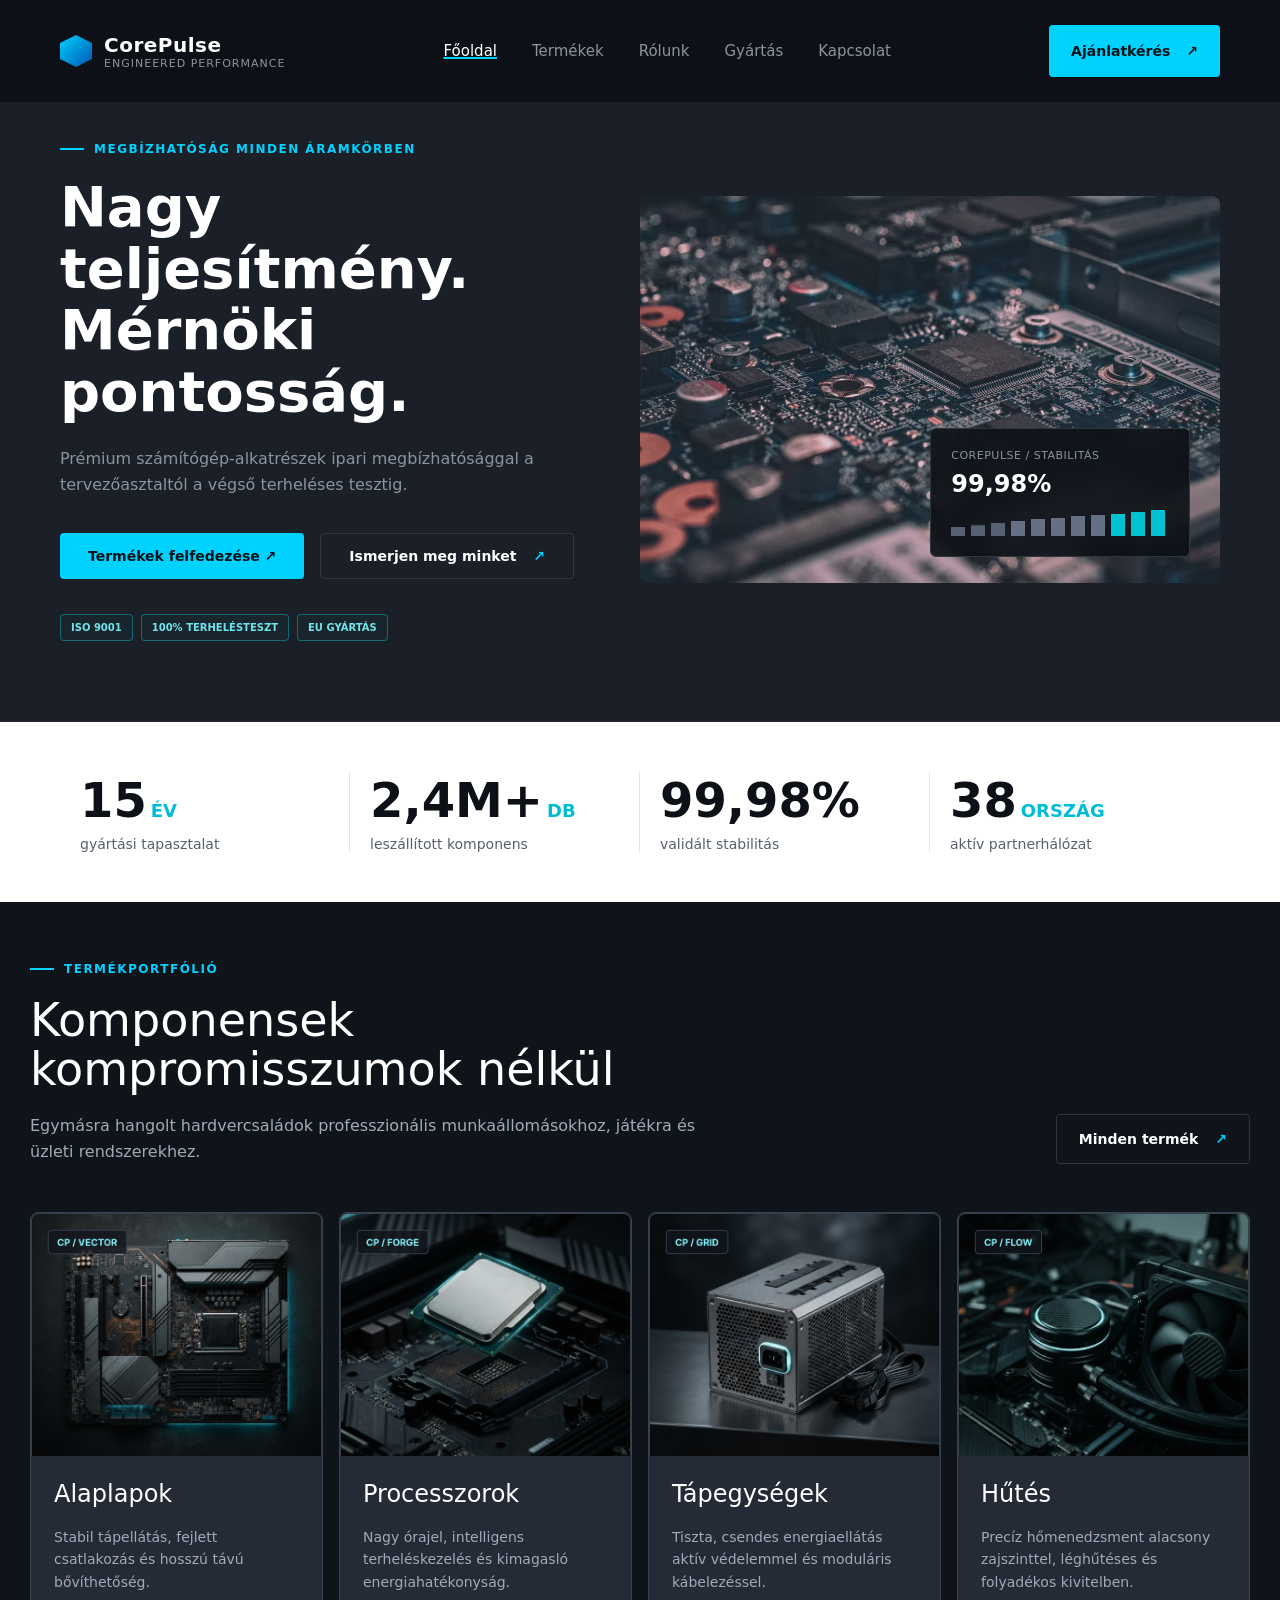
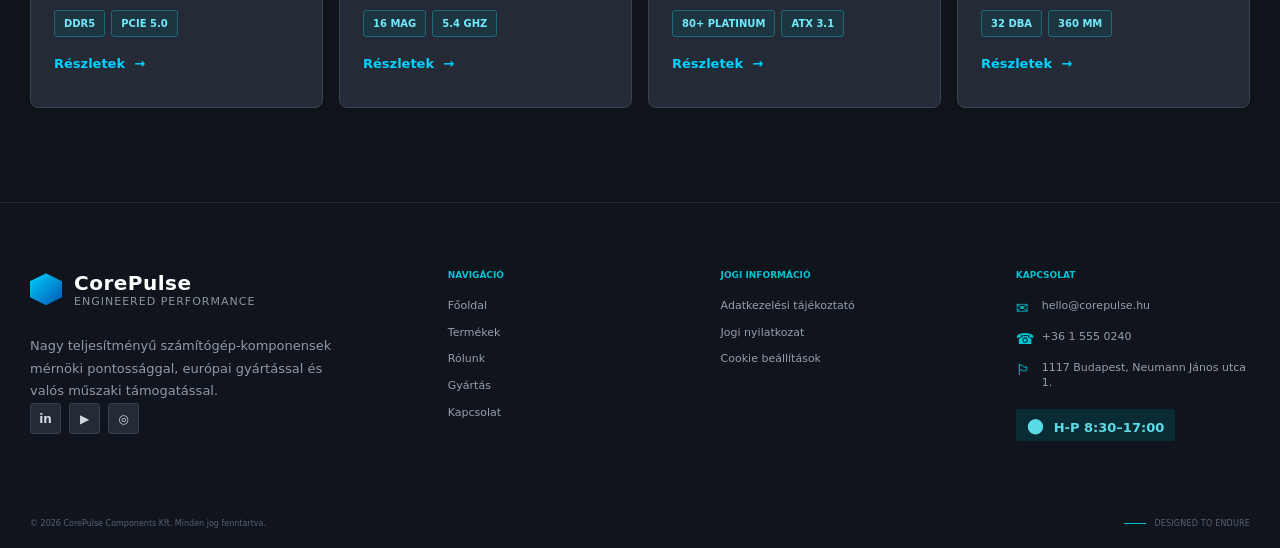
<file: index.html>
<!DOCTYPE html>
<html lang="hu">
<head>
<meta charset="UTF-8">
<meta name="viewport" content="width=device-width, initial-scale=1.0">
<link rel="stylesheet" href="css/style.css">
<title>CorePulse</title>
<link rel="stylesheet" href="css/animations.css">
</head>
<body>

<header>
  <div class="logo">
    <div class="logo-icon"></div>
    <div>
      CorePulse
      <span>ENGINEERED PERFORMANCE</span>
    </div>
  </div>
  <nav class="main-nav">
    <a href="index.html" class="active">Főoldal</a>
    <a href="pages/termekek.html">Termékek</a>
    <a href="pages/rolunk.html">Rólunk</a>
    <a href="pages/gyartasiFolyamat.html">Gyártás</a>
    <a href="pages/kapcsolat.html">Kapcsolat</a>
  </nav>
  <a class="cta-button" href="pages/ajanlatkeres.html" style="background-color: #00d2ff;">Ajánlatkérés <span aria-hidden="true">↗</span></a>
</header>

<main>
  <section class="hero">
    <div class="hero-content">
      <div class="tag">Megbízhatóság minden áramkörben</div>
      <h1>Nagy teljesítmény.<br>Mérnöki pontosság.</h1>
      <p>Prémium számítógép-alkatrészek ipari megbízhatósággal a tervezőasztaltól a végső terheléses tesztig.</p>
      <div class="hero-buttons">
        <a href="#termekek" class="btn-primary" style="background-color: #00d2ff;">Termékek felfedezése ↗</a>
        <a href="pages/rolunk.html" class="btn-secondary">Ismerjen meg minket <span>↗</span></a>
      </div>
          <ul class="hero-badges" style="list-style: none;">
            <li>ISO 9001</li>
            <li>100% TERHELÉSTESZT</li>
            <li>EU GYÁRTÁS</li>
          </ul>
    </div>
    <div class="hero-image-container">
      <img src="img/hatter.png" alt="Alaplap" class="hero-image">
      <div class="stat-box">
        <div class="stat-box-header">
          <span>COREPULSE / STABILITÁS</span>
          
        </div>
        <div class="stat-box-value">99,98%</div>
                      <div class="stability-chart" aria-hidden="true">
  
                </div>
      </div>
    </div>
  </section>

<section class="stats-footer">
  <div class="stat-item">
    <div class="stat-number">15 <span>ÉV</span></div>
    <div class="stat-label">gyártási tapasztalat</div>
  </div>
  <div class="stat-item">
    <div class="stat-number">2,4M+ <span>DB</span></div>
    <div class="stat-label">leszállított komponens</div>
  </div>
  <div class="stat-item">
    <div class="stat-number">99,98%</div>
    <div class="stat-label">validált stabilitás</div>
  </div>
  <div class="stat-item">
    <div class="stat-number">38 <span>ORSZÁG</span></div>
    <div class="stat-label">aktív partnerhálózat</div>
  </div>
</section>

  <section class="portfolio" id="termekek">
    <div class="portfolio-heading">
      <div>
        <div class="tag">Termékportfólió</div>
        <h2>Komponensek<br>kompromisszumok nélkül</h2>
        <p>Egymásra hangolt hardvercsaládok professzionális munkaállomásokhoz, játékra és üzleti rendszerekhez.</p>
      </div>
      <a href="pages/termekek.html" class="btn-secondary portfolio-button">Minden termék <span>↗</span></a>
    </div>

    <div class="product-grid">
      <article class="product-card">
        <img src="img/alaplapok.png" alt="Alaplap" loading="lazy">
        <div class="product-info">
          <div class="product-title"><h3>Alaplapok</h3></div>
          <p>Stabil tápellátás, fejlett csatlakozás és hosszú távú bővíthetőség.</p>
          <div class="product-tags"><span>DDR5</span><span>PCIE 5.0</span></div>
          <button type="button" class="product-details-trigger" onclick="megnyitas('termek1')" aria-haspopup="dialog" aria-label="Alaplapok részleteinek megnyitása">Részletek&nbsp; →</button>
        </div>
      </article>
      <article class="product-card">
        <img src="img/processzorok.png" alt="Processzor" loading="lazy">
        <div class="product-info">
          <div class="product-title"><h3>Processzorok</h3></div>
          <p>Nagy órajel, intelligens terheléskezelés és kimagasló energiahatékonyság.</p>
          <div class="product-tags"><span>16 MAG</span><span>5.4 GHZ</span></div>
          <button type="button" class="product-details-trigger" onclick="megnyitas('termek2')" aria-haspopup="dialog" aria-label="Processzorok részleteinek megnyitása">Részletek&nbsp; →</button>
        </div>
      </article>
      <article class="product-card">
        <img src="img/tapegysegek.png" alt="Tápegység" loading="lazy">
        <div class="product-info">
          <div class="product-title"><h3>Tápegységek</h3></div>
          <p>Tiszta, csendes energiaellátás aktív védelemmel és moduláris kábelezéssel.</p>
          <div class="product-tags"><span>80+ PLATINUM</span><span>ATX 3.1</span></div>
          <button type="button" class="product-details-trigger" onclick="megnyitas('termek3')" aria-haspopup="dialog" aria-label="Tápegységek részleteinek megnyitása">Részletek&nbsp; →</button>
        </div>
      </article>
      <article class="product-card">
        <img src="img/hutes.png" alt="Számítógép-hűtés" loading="lazy">
        <div class="product-info">
          <div class="product-title"><h3>Hűtés</h3></div>
          <p>Precíz hőmenedzsment alacsony zajszinttel, léghűtéses és folyadékos kivitelben.</p>
          <div class="product-tags"><span>32 DBA</span><span>360 MM</span></div>
          <button type="button" class="product-details-trigger" onclick="megnyitas('termek4')" aria-haspopup="dialog" aria-label="Hűtés részleteinek megnyitása">Részletek&nbsp; →</button>
        </div>
      </article>
    </div>
  </section>

</main>





    <footer class="site-footer">
      <div class="container footer-main">

        <div class="footer-brand">
<a href="index.html" class="logo footer-logo">
    <div class="logo-icon"></div>
    <div>
        CorePulse
        <span>ENGINEERED PERFORMANCE</span>
    </div>
</a>

          <p class="footer-description">
            Nagy teljesítményű számítógép-komponensek
            mérnöki pontossággal, európai gyártással és valós
            műszaki támogatással.
          </p>

          <div class="footer-socials" aria-label="Közösségi média">
            <a href="#" aria-label="LinkedIn" style="text-decoration: none;">in</a>
            <a href="https://www.youtube.com/@KriszhAdvice" aria-label="YouTube" target="_blank" style="text-decoration: none;">▶</a>
            <a href="https://www.instagram.com/kriszhadvice/" target="_blank" aria-label="Instagram" style="text-decoration: none;">◎</a>
          </div>
        </div>

        <div class="footer-column">
          <h3>NAVIGÁCIÓ</h3>
          <nav aria-label="Lábléc navigáció">
            <ul style="list-style: none;">
              <li><a href="index.html">Főoldal</a></li>
              <li><a href="pages/termekek.html">Termékek</a></li>
              <li><a href="pages/rolunk.html">Rólunk</a></li>            
              <li><a href="pages/gyartasiFolyamat.html">Gyártás</a></li>
              <li><a href="pages/kapcsolat.html">Kapcsolat</a></li>
            </ul>
          </nav>
        </div>

        <div class="footer-column">
          <h3>JOGI INFORMÁCIÓ</h3>
          <ul style="text-decoration: none; list-style: none;">
            <li><a href="#"style="text-decoration: none;">Adatkezelési tájékoztató</a></li>
            <li><a href="#"style="text-decoration: none;">Jogi nyilatkozat</a></li>
            <li><a href="#"style="text-decoration: none;">Cookie beállítások</a></li>
          </ul>
        </div>

        <div class="footer-column footer-contact">
          <h3>KAPCSOLAT</h3>

          <ul>
            <li>
              <span class="footer-contact-icon" aria-hidden="true" id="footericon">✉</span>
              <a href="mailto:hello@corepulse.hu" style="text-decoration: none;">hello@corepulse.hu</a>
            </li>
            <li>
              <span class="footer-contact-icon" aria-hidden="true" id="footericon">☎</span>
              <a href="tel:+3615550240" style="text-decoration: none;"> +36 1 555 0240</a>
            </li>
            <li>
              <span class="footer-contact-icon" aria-hidden="true" id="footericon">🏳</span>
              <span>1117 Budapest, Neumann János utca 1.</span>
            </li>
          </ul>
<br>
          <p class="footer-hours">
            <span aria-hidden="true" style="font-size: 20px;">●</span>
            H-P 8:30–17:00
          </p>
        </div>
      </div>

      <div class="container footer-bottom">
        <p>© 2026 CorePulse Components Kft. Minden jog fenntartva.</p>

        <p class="footer-signature">
          <span></span>
          DESIGNED TO ENDURE
        </p>
      </div>
    </footer>


  <!-- Alaplapok felugró ablaka -->
  <dialog id="termek1" class="product-dialog" aria-labelledby="termek1-cim">
    <button type="button" class="dialog-close" onclick="bezaras('termek1')" aria-label="Bezárás">&times;</button>
    <div class="dialog-visual"><img src="img/alaplapok.png" alt="Alaplapok"></div>
    <div class="dialog-body">
      <span class="dialog-category">CP / VECTOR</span>
      <p class="dialog-eyebrow">STABIL ALAPOK. KORLÁTLAN LEHETŐSÉGEK.</p>
      <h2 id="termek1-cim">Alaplapok</h2>
      <h3>A teljesítmény a megfelelő alapoknál kezdődik.</h3>
      <p>A CorePulse VECTOR alaplapcsaládot azoknak terveztük, akik hosszú távon is megbízható, nagy teljesítményű rendszert szeretnének építeni. A fejlett áramellátási megoldások, a DDR5 memóriatámogatás és a PCIe 5.0 csatlakozási lehetőségek biztosítják, hogy rendszered készen álljon a következő generációs hardverek fogadására.</p>
      <p>Legyen szó professzionális munkavégzésről, tartalomgyártásról vagy intenzív játékról, a VECTOR sorozat stabil alapot nyújt minden kihíváshoz.</p>
      <div class="dialog-tags"><span>DDR5</span><span>PCIe 5.0</span><span>Fejlett tápellátás</span><span>Bővíthetőség</span></div>
      <a class="dialog-cta" href="pages/ajanlatkeres.html">Ajánlatkérés <span aria-hidden="true">↗</span></a>
    </div>
  </dialog>

  <!-- Processzorok felugró ablaka -->
  <dialog id="termek2" class="product-dialog" aria-labelledby="termek2-cim">
    <button type="button" class="dialog-close" onclick="bezaras('termek2')" aria-label="Bezárás">&times;</button>
    <div class="dialog-visual"><img src="img/processzorok.png" alt="Processzorok"></div>
    <div class="dialog-body">
      <span class="dialog-category">CP / FORGE</span>
      <p class="dialog-eyebrow">NYERS ERŐ. INTELLIGENS TELJESÍTMÉNY.</p>
      <h2 id="termek2-cim">Processzorok</h2>
      <h3>Amikor minden másodperc számít.</h3>
      <p>A CorePulse FORGE processzorcsalád a kiemelkedő számítási teljesítményt intelligens energiagazdálkodással ötvözi. Az akár 16 magos kialakítás és az 5,4 GHz-es órajel lehetővé teszi az összetett feladatok gyors és hatékony feldolgozását.</p>
      <p>A FORGE sorozat ideális választás játékosoknak, fejlesztőknek és kreatív szakembereknek, akik kompromisszumok nélkül szeretnék kihasználni rendszerük teljes potenciálját.</p>
      <div class="dialog-tags"><span>Akár 16 mag</span><span>5,4 GHz</span><span>Intelligens terheléskezelés</span><span>Energiahatékonyság</span></div>
      <a class="dialog-cta" href="pages/ajanlatkeres.html">Ajánlatkérés <span aria-hidden="true">↗</span></a>
    </div>
  </dialog>

  <!-- Tápegységek felugró ablaka -->
  <dialog id="termek3" class="product-dialog" aria-labelledby="termek3-cim">
    <button type="button" class="dialog-close" onclick="bezaras('termek3')" aria-label="Bezárás">&times;</button>
    <div class="dialog-visual"><img src="img/tapegysegek.png" alt="Tápegységek"></div>
    <div class="dialog-body">
      <span class="dialog-category">CP / GRID</span>
      <p class="dialog-eyebrow">MEGBÍZHATÓ ENERGIA. MAXIMÁLIS BIZTONSÁG.</p>
      <h2 id="termek3-cim">Tápegységek</h2>
      <h3>A stabil teljesítmény mögött stabil energia áll.</h3>
      <p>A CorePulse GRID tápegységcsaládot a modern, nagy teljesítményű számítógépek energiaigényeihez terveztük. A 80 PLUS Platinum hatékonysági besorolás, az ATX 3.1 kompatibilitás és a fejlett védelmi megoldások segítik a biztonságos, hatékony működést.</p>
      <p>A moduláris kábelezés rendezett gépházat és egyszerűbb szerelést tesz lehetővé, miközben a hatékony hűtési kialakítás hozzájárul a csendes üzemeléshez.</p>
      <div class="dialog-tags"><span>80+ Platinum</span><span>ATX 3.1</span><span>Moduláris kábelezés</span><span>Elektromos védelem</span></div>
      <a class="dialog-cta" href="pages/ajanlatkeres.html">Ajánlatkérés <span aria-hidden="true">↗</span></a>
    </div>
  </dialog>

  <!-- Hűtés felugró ablaka -->
  <dialog id="termek4" class="product-dialog" aria-labelledby="termek4-cim">
    <button type="button" class="dialog-close" onclick="bezaras('termek4')" aria-label="Bezárás">&times;</button>
    <div class="dialog-visual"><img src="img/hutes.png" alt="Hűtés"></div>
    <div class="dialog-body">
      <span class="dialog-category">CP / FLOW</span>
      <p class="dialog-eyebrow">HŰVÖS MŰKÖDÉS. HATÁRTALAN TELJESÍTMÉNY.</p>
      <h2 id="termek4-cim">Hűtés</h2>
      <h3>Tartsd kézben a hőmérsékletet, hozd ki a maximumot.</h3>
      <p>A CorePulse FLOW hűtési rendszerek célja, hogy intenzív terhelés mellett is segítsék a hardverek optimális üzemi hőmérsékletének fenntartását. A precízen kialakított hőelvezetési megoldások és az optimalizált ventilátorvezérlés egyensúlyt teremtenek a hatékony hűtés és a halk működés között.</p>
      <p>A léghűtéses és akár 360 mm-es folyadékhűtéses megoldások egyaránt alkalmasak modern gamer konfigurációk és professzionális munkaállomások építéséhez.</p>
      <div class="dialog-tags"><span>Alacsony zajszint</span><span>Akár 360 mm</span><span>Optimalizált légáramlás</span><span>Hatékony hőelvezetés</span></div>
      <a class="dialog-cta" href="pages/ajanlatkeres.html">Ajánlatkérés <span aria-hidden="true">↗</span></a>
    </div>
  </dialog>

  <script src="js/script.js"></script>
<script src="js/animations.js"></script>
</body>
</html>
</file>
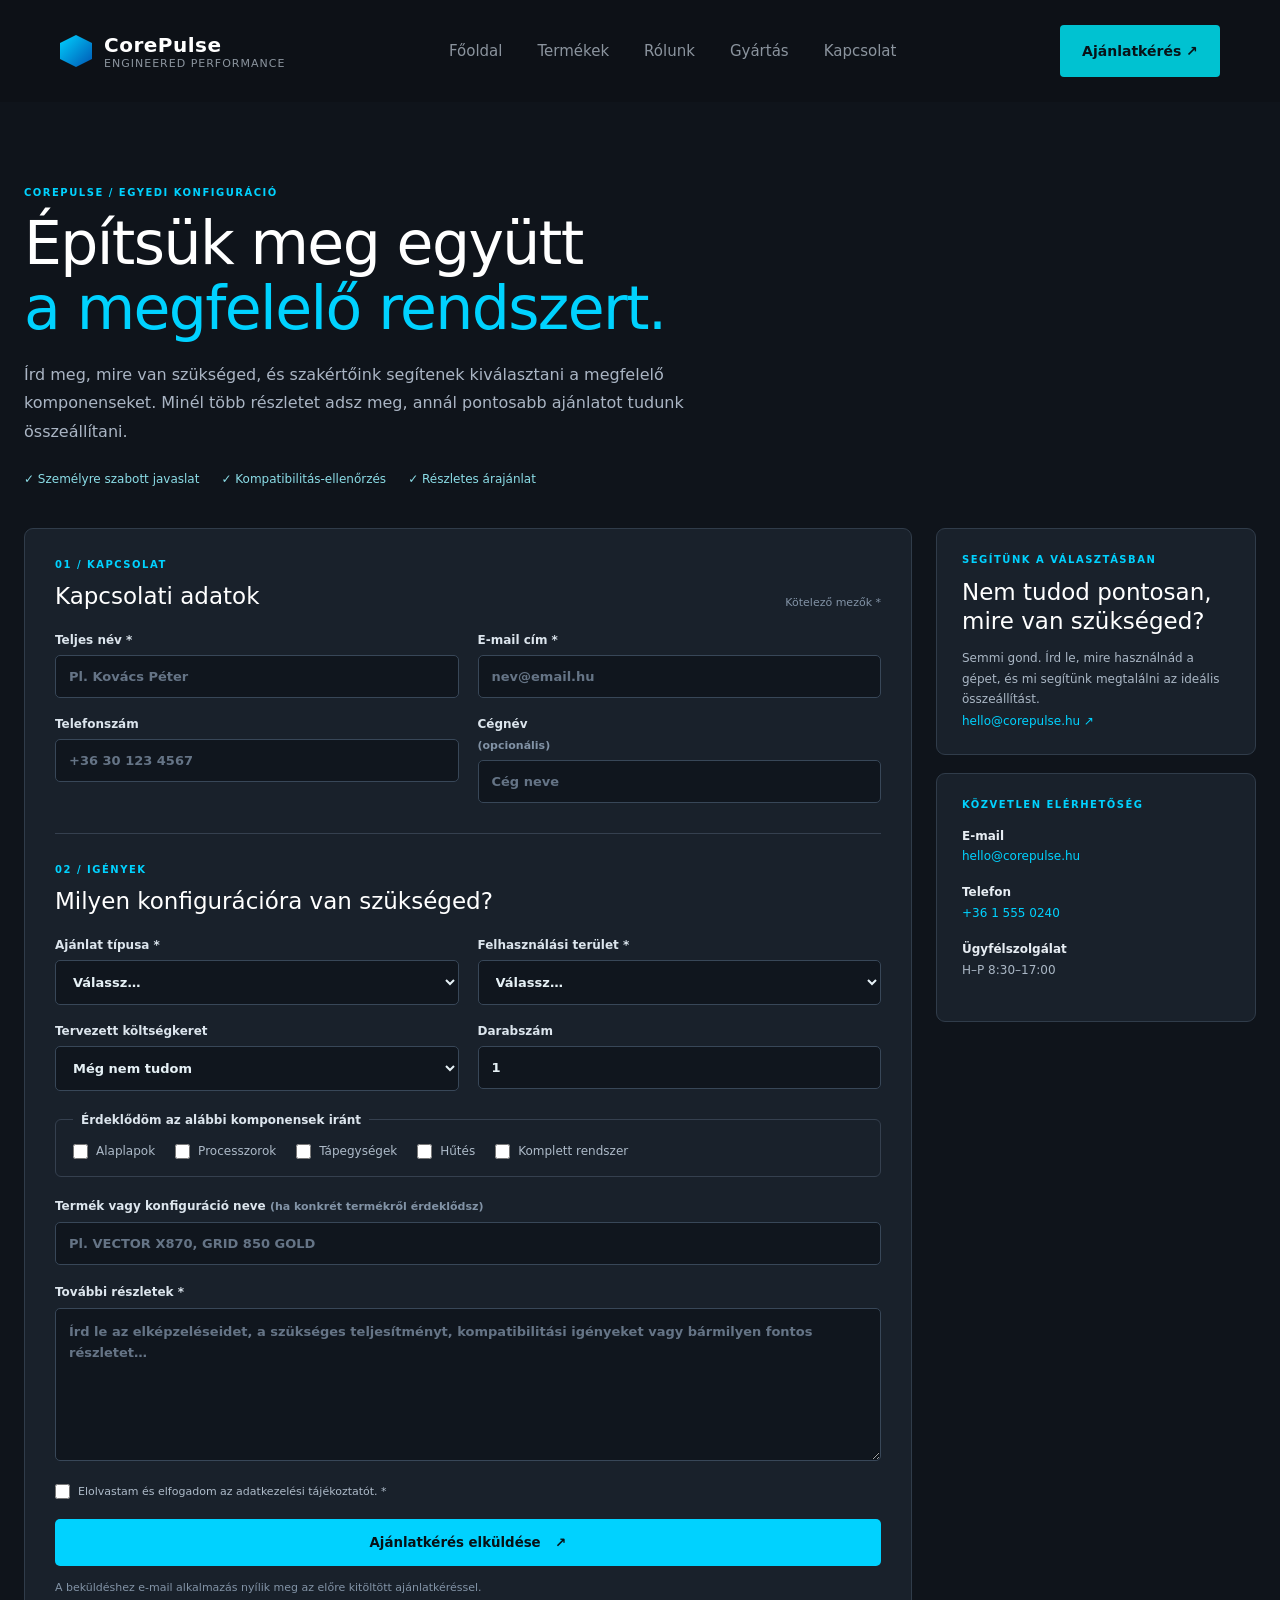
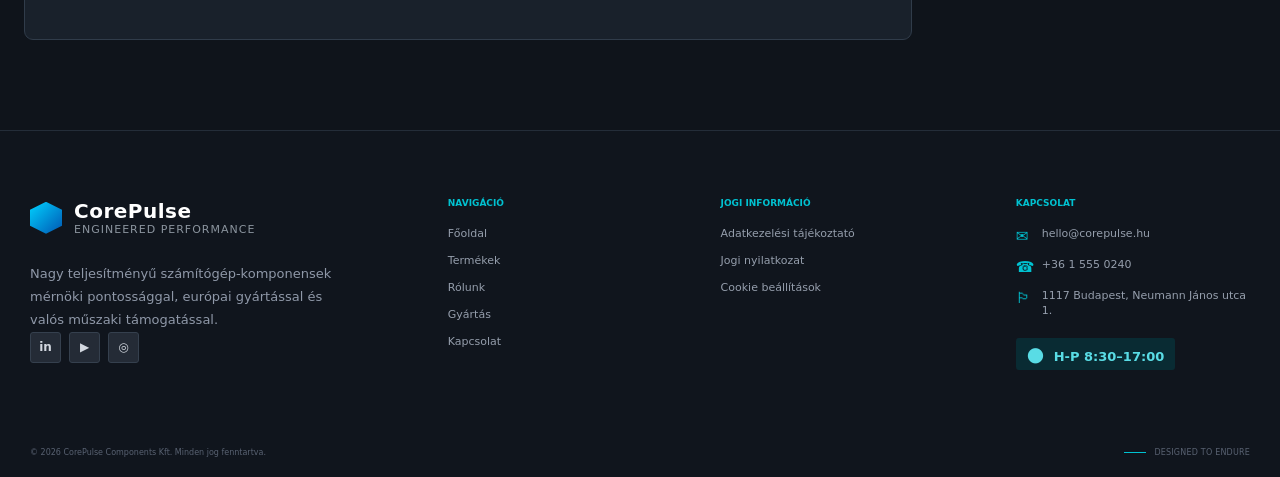
<file: ajanlatkeres.html>
<!DOCTYPE html>
<html lang="hu">
<head>
  <meta charset="UTF-8">
  <meta name="viewport" content="width=device-width, initial-scale=1.0">
  <title>Ajánlatkérés | CorePulse</title>
  <link rel="stylesheet" href="style.css">
  <link rel="stylesheet" href="katalogus.css">
  <link rel="stylesheet" href="ajanlatkeres.css">
<link rel="stylesheet" href="animations.css">
</head>
<body>
<header>
  <a class="logo catalog-logo" href="index.html"><div class="logo-icon"></div><div>CorePulse<span>ENGINEERED PERFORMANCE</span></div></a>
  <nav class="main-nav" aria-label="Fő navigáció">
    <a href="index.html">Főoldal</a><a href="termekek.html">Termékek</a><a href="rolunk.html">Rólunk</a><a href="gyartasiFolyamat.html">Gyártás</a><a href="kapcsolat.html">Kapcsolat</a>
  </nav>
  <a class="cta-button" href="ajanlatkeres.html" aria-current="page">Ajánlatkérés ↗</a>
</header>
<main class="quote-main">
  <section class="quote-intro">
    <p class="quote-kicker">COREPULSE / EGYEDI KONFIGURÁCIÓ</p>
    <h1>Építsük meg együtt<br><em>a megfelelő rendszert.</em></h1>
    <p>Írd meg, mire van szükséged, és szakértőink segítenek kiválasztani a megfelelő komponenseket. Minél több részletet adsz meg, annál pontosabb ajánlatot tudunk összeállítani.</p>
    <div class="quote-benefits"><span>✓ Személyre szabott javaslat</span><span>✓ Kompatibilitás-ellenőrzés</span><span>✓ Részletes árajánlat</span></div>
  </section>
  <div class="quote-layout">
    <form class="quote-form" id="quoteForm">
      <div class="form-heading"><div><p class="quote-kicker">01 / KAPCSOLAT</p><h2>Kapcsolati adatok</h2></div><span>Kötelező mezők *</span></div>
      <div class="form-grid">
        <label>Teljes név *<input name="name" autocomplete="name" required placeholder="Pl. Kovács Péter"></label>
        <label>E-mail cím *<input name="email" type="email" autocomplete="email" required placeholder="nev@email.hu"></label>
        <label>Telefonszám<input name="phone" type="tel" autocomplete="tel" placeholder="+36 30 123 4567"></label>
        <label>Cégnév <span class="optional">(opcionális)</span><input name="company" autocomplete="organization" placeholder="Cég neve"></label>
      </div>
      <div class="form-divider"></div>
      <div class="form-heading"><div><p class="quote-kicker">02 / IGÉNYEK</p><h2>Milyen konfigurációra van szükséged?</h2></div></div>
      <div class="form-grid">
        <label>Ajánlat típusa *
          <select name="type" required><option value="">Válassz…</option><option>Teljes számítógép-konfiguráció</option><option>Alkatrészek / komponensek</option><option>Nagyobb mennyiségű / céges rendelés</option><option>Egyedi gyártás vagy együttműködés</option></select>
        </label>
        <label>Felhasználási terület *
          <select name="usage" required><option value="">Válassz…</option><option>Gaming</option><option>Munkaállomás / professzionális munka</option><option>Tartalomgyártás</option><option>Irodai / általános használat</option><option>Egyéb</option></select>
        </label>
        <label>Tervezett költségkeret
          <select name="budget"><option value="">Még nem tudom</option><option>100 000 – 250 000 Ft</option><option>250 000 – 400 000 Ft</option><option>400 000 – 600 000 Ft</option><option>600 000 – 900 000 Ft</option><option>900 000 Ft felett</option></select>
        </label>
        <label>Darabszám<input name="quantity" type="number" min="1" value="1"></label>
      </div>
      <fieldset class="component-options"><legend>Érdeklődöm az alábbi komponensek iránt</legend>
        <label><input type="checkbox" name="components" value="Alaplapok"> Alaplapok</label>
        <label><input type="checkbox" name="components" value="Processzorok"> Processzorok</label>
        <label><input type="checkbox" name="components" value="Tápegységek"> Tápegységek</label>
        <label><input type="checkbox" name="components" value="Hűtés"> Hűtés</label>
        <label><input type="checkbox" name="components" value="Komplett rendszer"> Komplett rendszer</label>
      </fieldset>
      <label class="full-label">Termék vagy konfiguráció neve <span class="optional">(ha konkrét termékről érdeklődsz)</span><input id="productField" name="product" placeholder="Pl. VECTOR X870, GRID 850 GOLD"></label>
      <label class="full-label">További részletek *<textarea name="details" rows="6" required placeholder="Írd le az elképzeléseidet, a szükséges teljesítményt, kompatibilitási igényeket vagy bármilyen fontos részletet…"></textarea></label>
      <label class="consent"><input type="checkbox" required> Elolvastam és elfogadom az adatkezelési tájékoztatót. *</label>
      <button class="quote-submit" type="submit">Ajánlatkérés elküldése <span>↗</span></button>
      <p class="form-note">A beküldéshez e-mail alkalmazás nyílik meg az előre kitöltött ajánlatkéréssel.</p>
      <p class="form-status" id="formStatus" role="status" aria-live="polite"></p>
    </form>
    <aside class="quote-aside">
      <div class="aside-card"><p class="quote-kicker">SEGÍTÜNK A VÁLASZTÁSBAN</p><h2>Nem tudod pontosan, mire van szükséged?</h2><p>Semmi gond. Írd le, mire használnád a gépet, és mi segítünk megtalálni az ideális összeállítást.</p><a href="mailto:hello@corepulse.hu">hello@corepulse.hu ↗</a></div>
      <div class="aside-card aside-contact"><p class="quote-kicker">KÖZVETLEN ELÉRHETŐSÉG</p><p><strong>E-mail</strong><br><a href="mailto:hello@corepulse.hu">hello@corepulse.hu</a></p><p><strong>Telefon</strong><br><a href="tel:+3615550240">+36 1 555 0240</a></p><p><strong>Ügyfélszolgálat</strong><br>H–P 8:30–17:00</p></div>
    </aside>
  </div>
</main>
<footer class="site-footer">
      <div class="container footer-main">

        <div class="footer-brand">
<a href="index.html" class="logo footer-logo">
    <div class="logo-icon"></div>
    <div>
        CorePulse
        <span>ENGINEERED PERFORMANCE</span>
    </div>
</a>

          <p class="footer-description">
            Nagy teljesítményű számítógép-komponensek
            mérnöki pontossággal, európai gyártással és valós
            műszaki támogatással.
          </p>

          <div class="footer-socials" aria-label="Közösségi média">
            <a href="#" aria-label="LinkedIn" style="text-decoration: none;">in</a>
            <a href="https://www.youtube.com/@KriszhAdvice" aria-label="YouTube" target="_blank" style="text-decoration: none;">▶</a>
            <a href="https://www.instagram.com/kriszhadvice/" target="_blank" aria-label="Instagram" style="text-decoration: none;">◎</a>
          </div>
        </div>

        <div class="footer-column">
          <h3>NAVIGÁCIÓ</h3>
          <nav aria-label="Lábléc navigáció">
            <ul style="list-style: none;">
              <li><a href="index.html">Főoldal</a></li>
              <li><a href="termekek.html">Termékek</a></li>
              <li><a href="rolunk.html">Rólunk</a></li>            
              <li><a href="gyartasiFolyamat.html">Gyártás</a></li>
              <li><a href="kapcsolat.html">Kapcsolat</a></li>
            </ul>
          </nav>
        </div>

        <div class="footer-column">
          <h3>JOGI INFORMÁCIÓ</h3>
          <ul style="text-decoration: none; list-style: none;">
            <li><a href="#"style="text-decoration: none;">Adatkezelési tájékoztató</a></li>
            <li><a href="#"style="text-decoration: none;">Jogi nyilatkozat</a></li>
            <li><a href="#"style="text-decoration: none;">Cookie beállítások</a></li>
          </ul>
        </div>

        <div class="footer-column footer-contact">
          <h3>KAPCSOLAT</h3>

          <ul>
            <li>
              <span class="footer-contact-icon" aria-hidden="true" id="footericon">✉</span>
              <a href="mailto:hello@corepulse.hu" style="text-decoration: none;">hello@corepulse.hu</a>
            </li>
            <li>
              <span class="footer-contact-icon" aria-hidden="true" id="footericon">☎</span>
              <a href="tel:+3615550240" style="text-decoration: none;"> +36 1 555 0240</a>
            </li>
            <li>
              <span class="footer-contact-icon" aria-hidden="true" id="footericon">🏳</span>
              <span>1117 Budapest, Neumann János utca 1.</span>
            </li>
          </ul>
<br>
          <p class="footer-hours">
            <span aria-hidden="true" style="font-size: 20px;">●</span>
            H-P 8:30–17:00
          </p>
        </div>
      </div>

      <div class="container footer-bottom">
        <p>© 2026 CorePulse Components Kft. Minden jog fenntartva.</p>

        <p class="footer-signature">
          <span></span>
          DESIGNED TO ENDURE
        </p>
      </div>
    </footer>
<script>
const productParam = new URLSearchParams(location.search).get('termek');
if (productParam) document.getElementById('productField').value = productParam;
document.getElementById('quoteForm').addEventListener('submit', function(event) {
  event.preventDefault();
  const data = new FormData(this);
  const components = data.getAll('components').join(', ') || 'Nincs megadva';
  const body = [
    'Új CorePulse ajánlatkérés', '',
    'Név: ' + data.get('name'),
    'E-mail: ' + data.get('email'),
    'Telefon: ' + (data.get('phone') || 'Nincs megadva'),
    'Cég: ' + (data.get('company') || 'Nincs megadva'), '',
    'Ajánlat típusa: ' + data.get('type'),
    'Felhasználás: ' + data.get('usage'),
    'Költségkeret: ' + (data.get('budget') || 'Nincs megadva'),
    'Darabszám: ' + data.get('quantity'),
    'Komponensek: ' + components,
    'Konkrét termék: ' + (data.get('product') || 'Nincs megadva'), '',
    'Részletek:', data.get('details')
  ].join('\n');
  const mailto = 'mailto:hello@corepulse.hu?subject=' + encodeURIComponent('CorePulse ajánlatkérés - ' + data.get('name')) + '&body=' + encodeURIComponent(body);
  document.getElementById('formStatus').textContent = 'Megnyitjuk az e-mail alkalmazásodat az ajánlatkérés adataival.';
  window.location.href = mailto;
});
</script>
<script src="animations.js"></script>
</body></html>
</file>
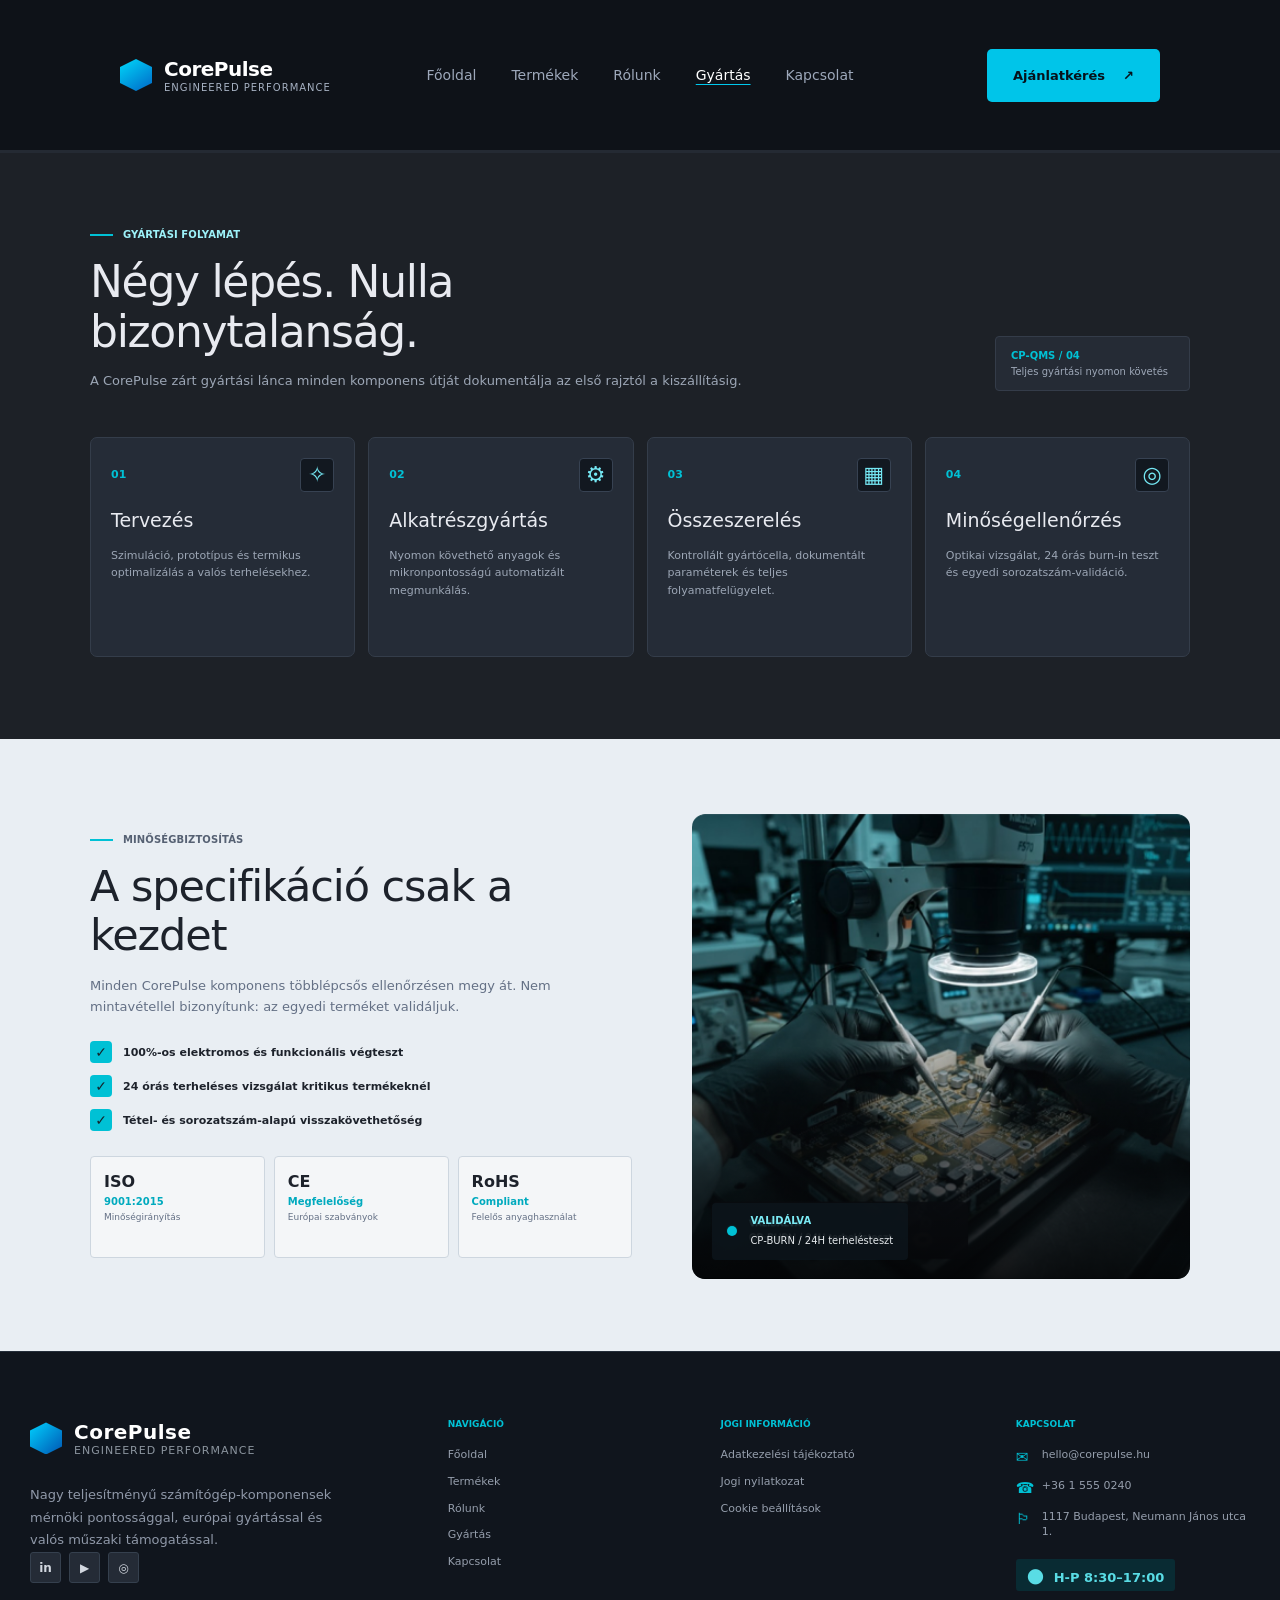
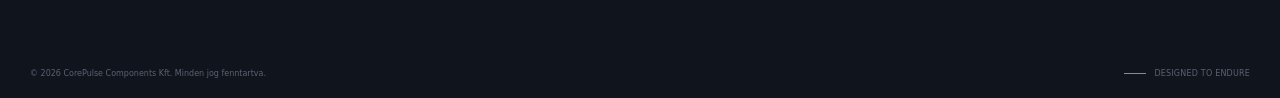
<file: gyartasiFolyamat.html>
<!DOCTYPE html>
<html lang="hu">
<head>
  <meta charset="UTF-8">
  <meta name="viewport" content="width=device-width, initial-scale=1.0">

  <title>Gyártási folyamat | CorePulse</title>

  <link rel="preconnect" href="https://fonts.googleapis.com">
  <link rel="preconnect" href="https://fonts.gstatic.com" crossorigin>
  <link href="https://fonts.googleapis.com/css2?family=Inter:wght@400;500;600;700;800&display=swap" rel="stylesheet">

  <link rel="stylesheet" href="style.css">
  <link rel="stylesheet" href="gyartasiFolyamat.css">
<link rel="stylesheet" href="animations.css">
</head>

<body>

  <header class="site-header">
    <div class="nav-inner">

      <a class="brand" href="index.html" aria-label="CorePulse főoldal">
        <span class="brand-mark" aria-hidden="true"></span>

        <span class="brand-copy">
          <strong>CorePulse</strong>
          <small>ENGINEERED PERFORMANCE</small>
        </span>
      </a>

      <nav class="site-nav" aria-label="Fő navigáció">
        <a href="index.html">Főoldal</a>
        <a href="termekek.html">Termékek</a>
        <a href="rolunk.html">Rólunk</a>
        <a class="active" href="gyartasiFolyamat.html" aria-current="page">Gyártás</a>
        <a href="kapcsolat.html">Kapcsolat</a>
      </nav>

      <a class="quote-button" href="kapcsolat.html">
        Ajánlatkérés
        <span aria-hidden="true">↗</span>
      </a>

    </div>
  </header>

  <main>

    <section class="process-section">
      <div class="container">

        <div class="process-header">
          <div>
            <div class="eyebrow">GYÁRTÁSI FOLYAMAT</div>

            <h1>
              Négy lépés. Nulla<br>
              bizonytalanság.
            </h1>

            <p>
              A CorePulse zárt gyártási lánca minden komponens útját
              dokumentálja az első rajztól a kiszállításig.
            </p>
          </div>

          <div class="tracking">
            <strong>CP-QMS / 04</strong>
            <span>Teljes gyártási nyomon követés</span>
          </div>
        </div>

        <div class="steps">

          <article class="step">
            <div class="step-top">
              <span>01</span>
              <span class="step-icon">✧</span>
            </div>

            <h2>Tervezés</h2>

            <p>
              Szimuláció, prototípus és termikus optimalizálás
              a valós terhelésekhez.
            </p>
          </article>

          <article class="step">
            <div class="step-top">
              <span>02</span>
              <span class="step-icon">⚙</span>
            </div>

            <h2>Alkatrészgyártás</h2>

            <p>
              Nyomon követhető anyagok és mikronpontosságú
              automatizált megmunkálás.
            </p>
          </article>

          <article class="step">
            <div class="step-top">
              <span>03</span>
              <span class="step-icon">▦</span>
            </div>

            <h2>Összeszerelés</h2>

            <p>
              Kontrollált gyártócella, dokumentált paraméterek
              és teljes folyamatfelügyelet.
            </p>
          </article>

          <article class="step">
            <div class="step-top">
              <span>04</span>
              <span class="step-icon">◎</span>
            </div>

            <h2>Minőségellenőrzés</h2>

            <p>
              Optikai vizsgálat, 24 órás burn-in teszt
              és egyedi sorozatszám-validáció.
            </p>
          </article>

        </div>
      </div>
    </section>

    <section class="quality-section">
      <div class="container quality-grid">

        <div class="quality-copy">

          <div class="eyebrow">MINŐSÉGBIZTOSÍTÁS</div>

          <h2>
            A specifikáció csak a<br>
            kezdet
          </h2>

          <p class="quality-intro">
            Minden CorePulse komponens többlépcsős ellenőrzésen
            megy át. Nem mintavétellel bizonyítunk:
            az egyedi terméket validáljuk.
          </p>

          <ul class="checks">
            <li>
              <span class="check-icon">✓</span>
              100%-os elektromos és funkcionális végteszt
            </li>

            <li>
              <span class="check-icon">✓</span>
              24 órás terheléses vizsgálat kritikus termékeknél
            </li>

            <li>
              <span class="check-icon">✓</span>
              Tétel- és sorozatszám-alapú visszakövethetőség
            </li>
          </ul>

          <div class="certificates">

            <div class="certificate">
              <strong>ISO</strong>
              <b>9001:2015</b>
              <span>Minőségirányítás</span>
            </div>

            <div class="certificate">
              <strong>CE</strong>
              <b>Megfelelőség</b>
              <span>Európai szabványok</span>
            </div>

            <div class="certificate">
              <strong>RoHS</strong>
              <b>Compliant</b>
              <span>Felelős anyaghasználat</span>
            </div>

          </div>
        </div>

        <div class="quality-visual">

          <img
            src="minosegellenorzes.png"
            alt="Elektronikai áramkör ellenőrzése laboratóriumi mikroszkóppal"
          >

          <div class="image-label">
            <span class="status-dot"></span>

            <div>
              <strong>VALIDÁLVA</strong>
              <span>CP-BURN / 24H terhelésteszt</span>
            </div>
          </div>

        </div>

      </div>
    </section>

  </main>

<footer class="site-footer">
      <div class="container footer-main">

        <div class="footer-brand">
<a href="index.html" class="logo footer-logo">
    <div class="logo-icon"></div>
    <div>
        CorePulse
        <span>ENGINEERED PERFORMANCE</span>
    </div>
</a>

          <p class="footer-description">
            Nagy teljesítményű számítógép-komponensek
            mérnöki pontossággal, európai gyártással és valós
            műszaki támogatással.
          </p>

          <div class="footer-socials" aria-label="Közösségi média">
            <a href="#" aria-label="LinkedIn" style="text-decoration: none;">in</a>
            <a href="https://www.youtube.com/@KriszhAdvice" aria-label="YouTube" target="_blank" style="text-decoration: none;">▶</a>
            <a href="https://www.instagram.com/kriszhadvice/" target="_blank" aria-label="Instagram" style="text-decoration: none;">◎</a>
          </div>
        </div>

        <div class="footer-column">
          <h3>NAVIGÁCIÓ</h3>
          <nav aria-label="Lábléc navigáció">
            <ul style="list-style: none;">
              <li><a href="index.html">Főoldal</a></li>
              <li><a href="termekek.html">Termékek</a></li>
              <li><a href="rolunk.html">Rólunk</a></li>            
              <li><a href="gyartasiFolyamat.html">Gyártás</a></li>
              <li><a href="kapcsolat.html">Kapcsolat</a></li>
            </ul>
          </nav>
        </div>

        <div class="footer-column">
          <h3>JOGI INFORMÁCIÓ</h3>
          <ul style="text-decoration: none; list-style: none;">
            <li><a href="#"style="text-decoration: none;">Adatkezelési tájékoztató</a></li>
            <li><a href="#"style="text-decoration: none;">Jogi nyilatkozat</a></li>
            <li><a href="#"style="text-decoration: none;">Cookie beállítások</a></li>
          </ul>
        </div>

        <div class="footer-column footer-contact">
          <h3>KAPCSOLAT</h3>

          <ul>
            <li>
              <span class="footer-contact-icon" aria-hidden="true" id="footericon">✉</span>
              <a href="mailto:hello@corepulse.hu" style="text-decoration: none;">hello@corepulse.hu</a>
            </li>
            <li>
              <span class="footer-contact-icon" aria-hidden="true" id="footericon">☎</span>
              <a href="tel:+3615550240" style="text-decoration: none;"> +36 1 555 0240</a>
            </li>
            <li>
              <span class="footer-contact-icon" aria-hidden="true" id="footericon">🏳</span>
              <span>1117 Budapest, Neumann János utca 1.</span>
            </li>
          </ul>
<br>
          <p class="footer-hours">
            <span aria-hidden="true" style="font-size: 20px;">●</span>
            H-P 8:30–17:00
          </p>
        </div>
      </div>

      <div class="container footer-bottom">
        <p>© 2026 CorePulse Components Kft. Minden jog fenntartva.</p>

        <p class="footer-signature">
          <span></span>
          DESIGNED TO ENDURE
        </p>
      </div>
    </footer>
<script src="animations.js"></script>
</body>
</html>
</file>
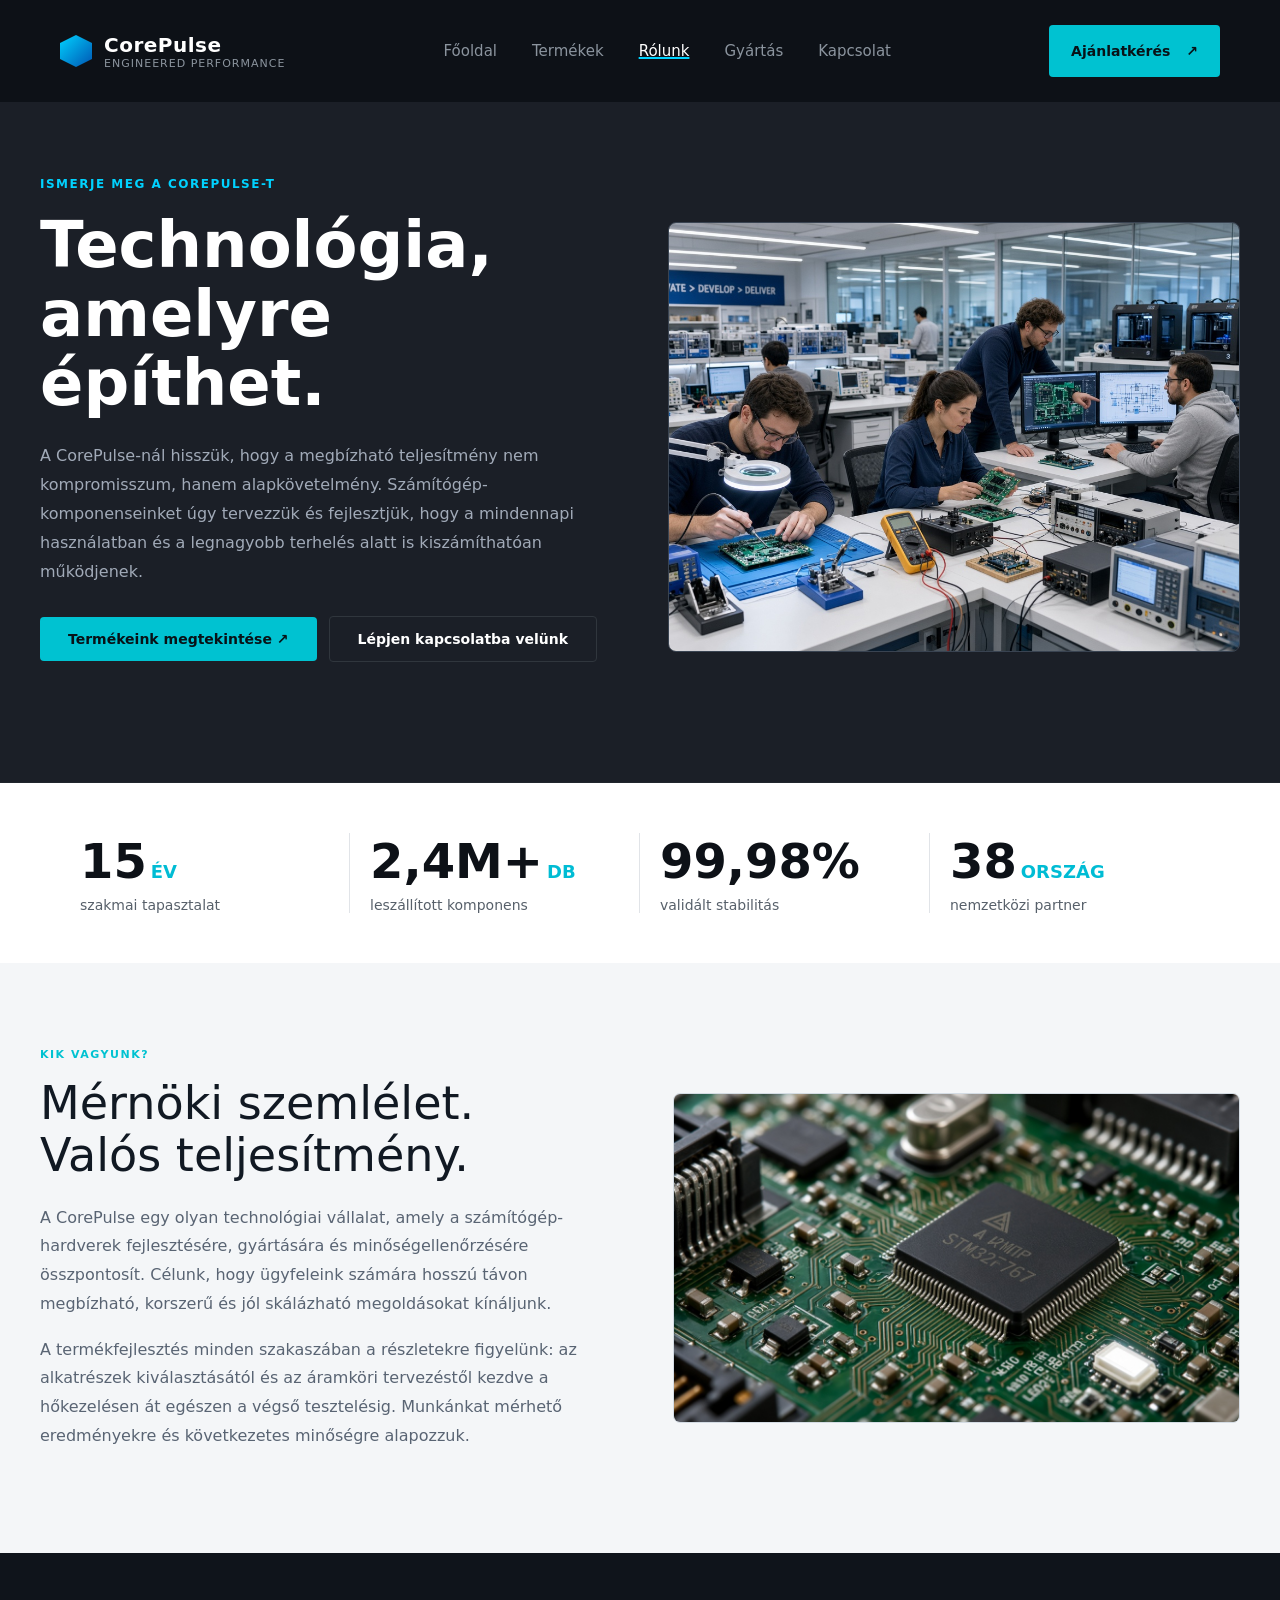
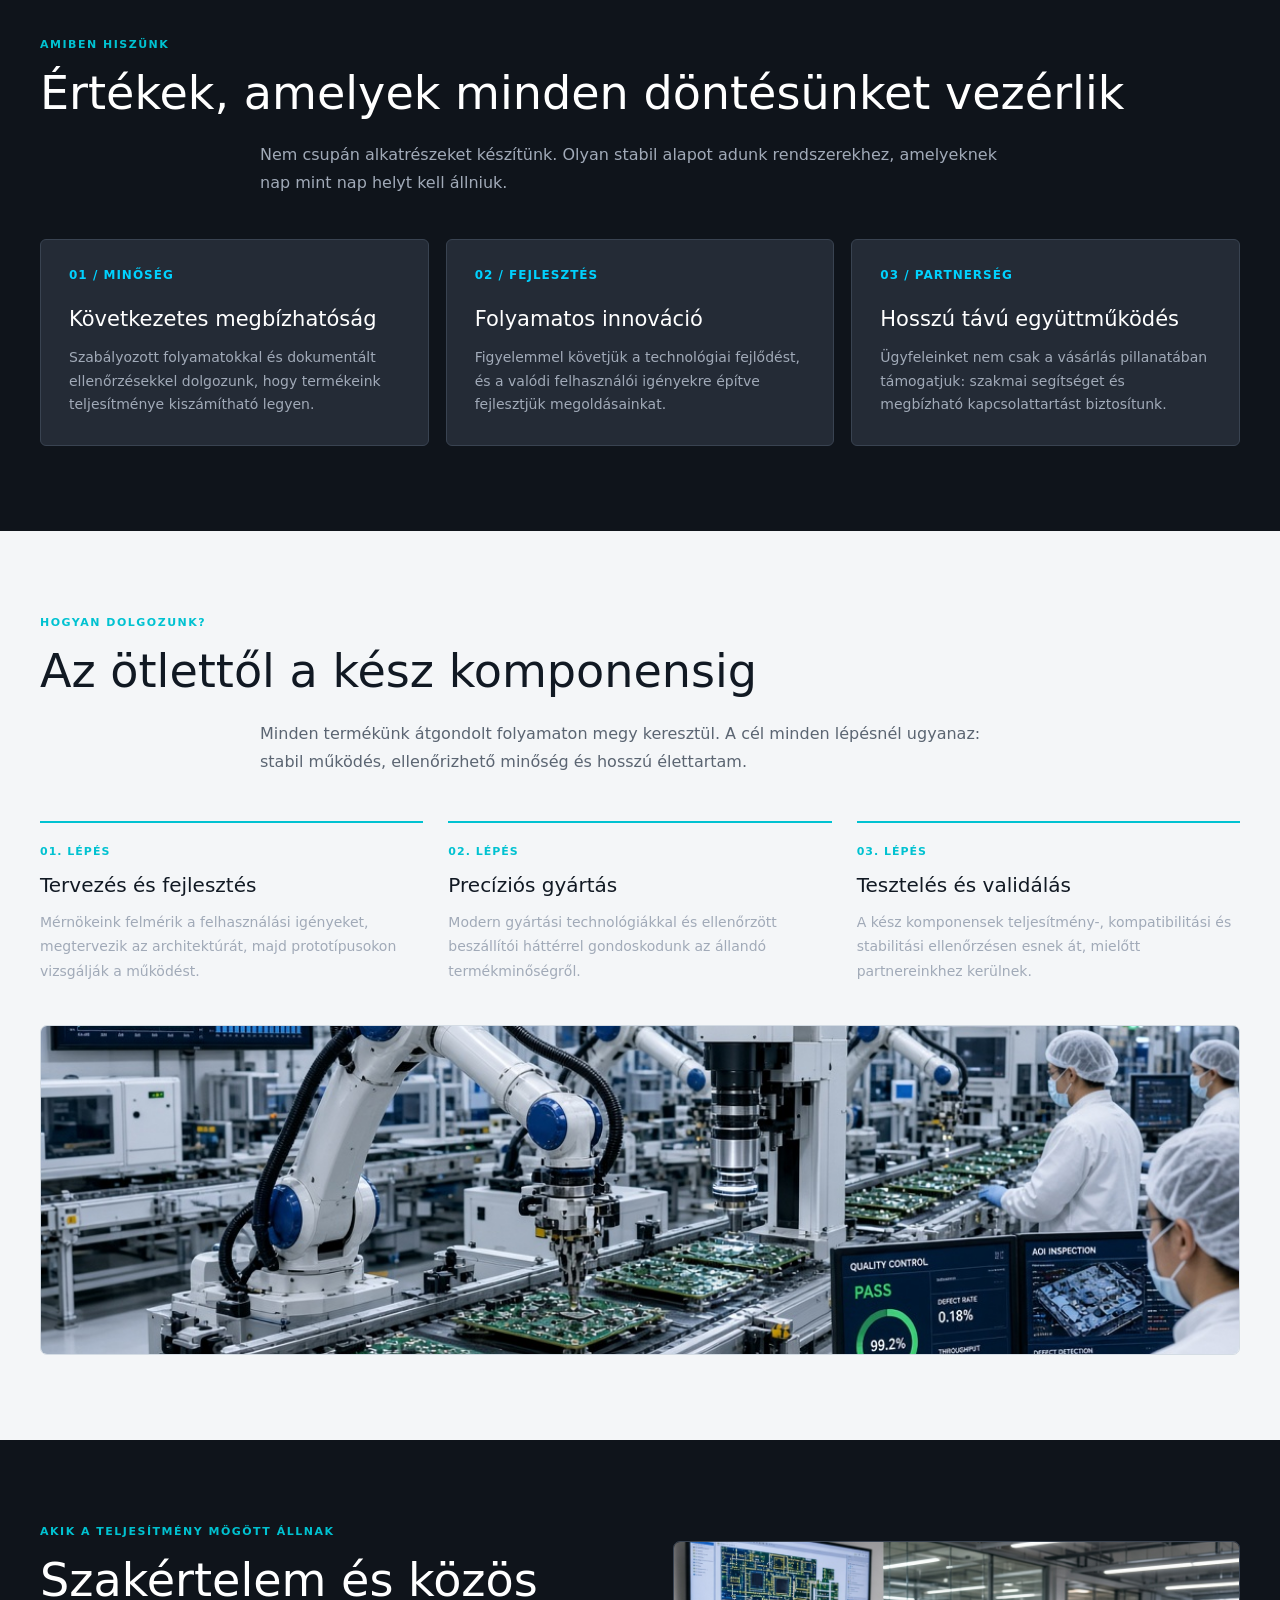
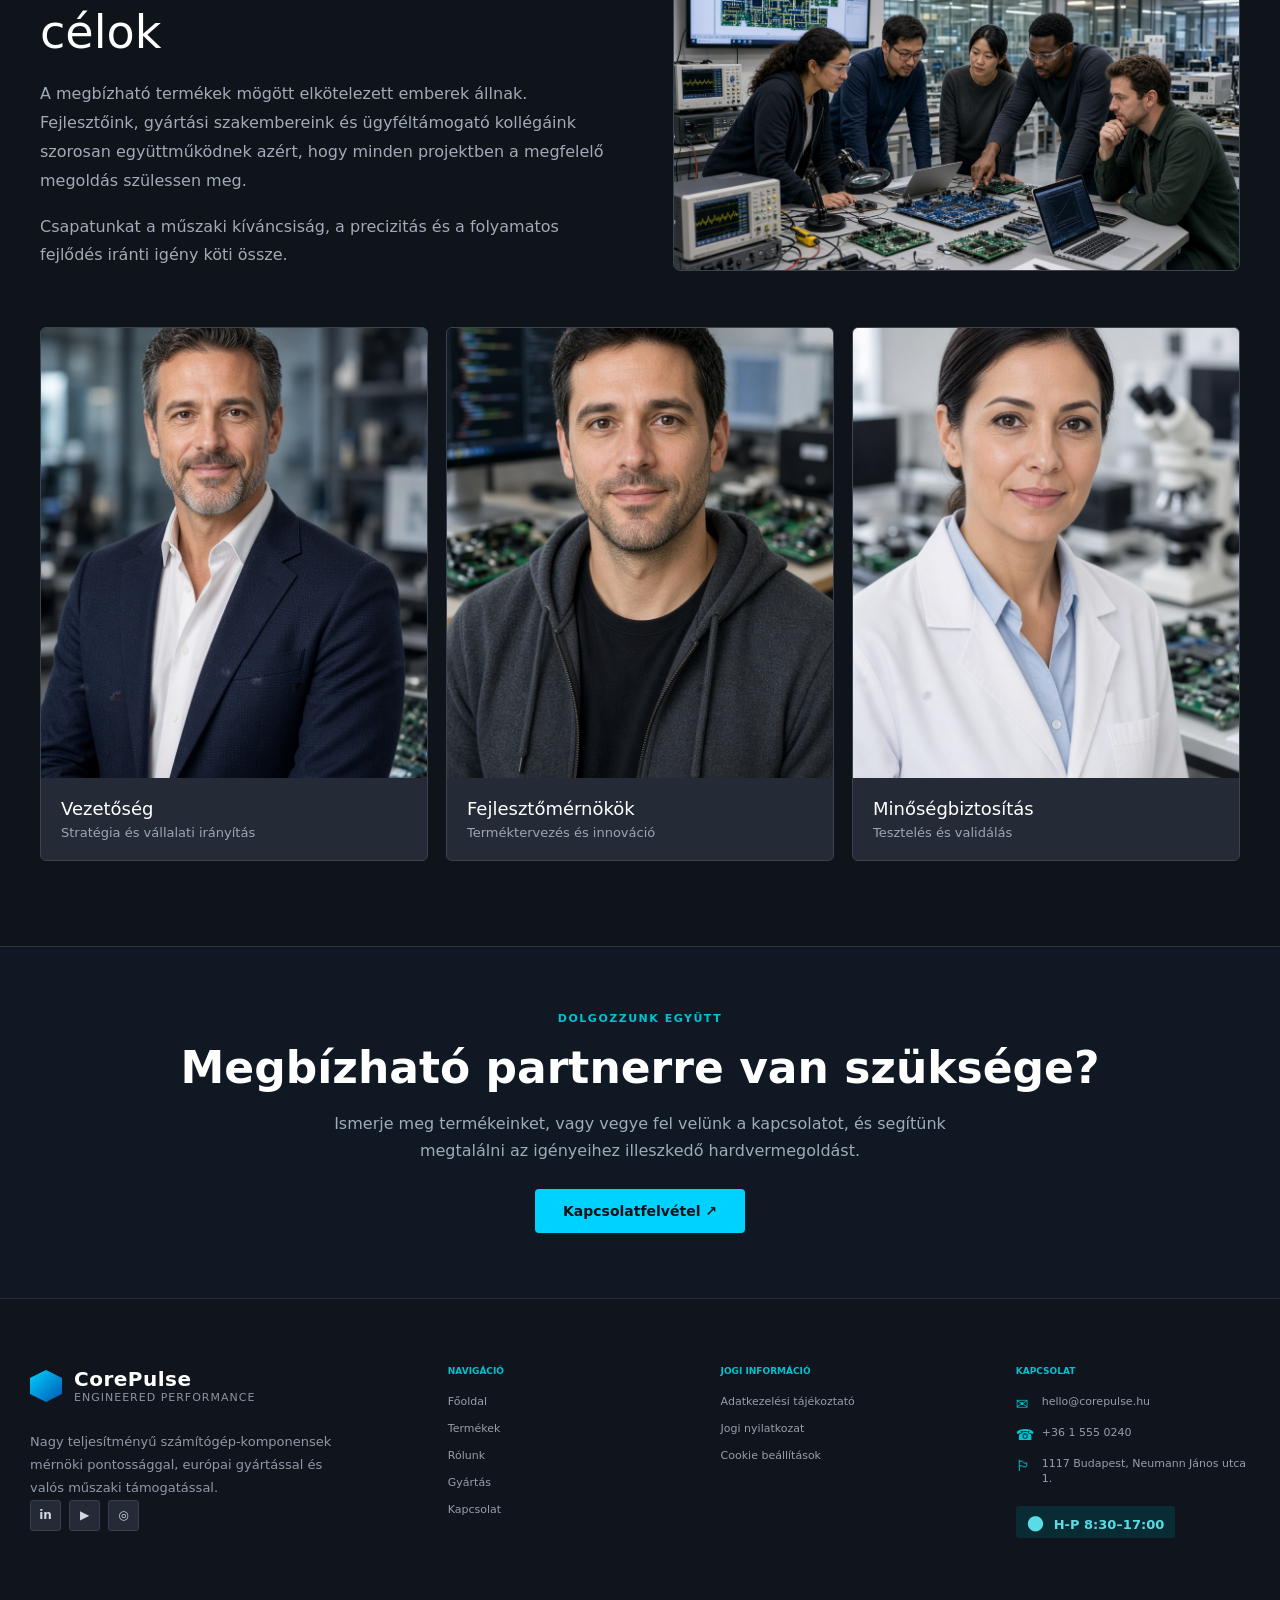
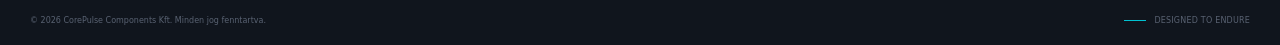
<file: rolunk.html>
<!DOCTYPE html>
<html lang="hu">
<head>
<meta charset="UTF-8">
<meta name="viewport" content="width=device-width, initial-scale=1.0">
<link rel="stylesheet" href="style.css">
<title>Rólunk | CorePulse</title>
<link rel="stylesheet" href="rolunk.css">
<link rel="stylesheet" href="animations.css">
</head>
<body>

<header>
  <a href="index.html" class="logo" style="text-decoration:none;color:#fff;">
    <div class="logo-icon"></div>
    <div>CorePulse<span>ENGINEERED PERFORMANCE</span></div>
  </a>
  <nav class="main-nav">
    <a href="index.html">Főoldal</a>
    <a href="termekek.html">Termékek</a>
    <a href="rolunk.html" class="active">Rólunk</a>
    <a href="gyartasiFolyamat.html">Gyártás</a>
    <a href="kapcsolat.html">Kapcsolat</a>
  </nav>
  <a class="cta-button" href="ajanlatkeres.html">Ajánlatkérés <span aria-hidden="true">↗</span></a>
</header>

<main>
  <section class="about-hero">
    <div>
      <div class="tagline">ISMERJE MEG A COREPULSE-T</div>
      <h1>Technológia,<br>amelyre építhet.</h1>
      <p>A CorePulse-nál hisszük, hogy a megbízható teljesítmény nem kompromisszum, hanem alapkövetelmény. Számítógép-komponenseinket úgy tervezzük és fejlesztjük, hogy a mindennapi használatban és a legnagyobb terhelés alatt is kiszámíthatóan működjenek.</p>
      <div class="hero-buttons" style="margin-top:30px;">
        <a href="termekek.html" class="btn-primary">Termékeink megtekintése ↗</a>
        <a href="kapcsolat.html" class="btn-secondary">Lépjen kapcsolatba velünk</a>
      </div>
    </div>
    <div class="about-hero-image">
      <img src="rolunk_imgs/rolunkkep1.jpg" alt="">
    </div>
  </section>

  <section class="stats-footer">
    <div class="stat-item">
      <div class="stat-number">15 <span>ÉV</span></div>
      <div class="stat-label">szakmai tapasztalat</div>
    </div>
    <div class="stat-item">
      <div class="stat-number">2,4M+ <span>DB</span></div>
      <div class="stat-label">leszállított komponens</div>
    </div>
    <div class="stat-item">
      <div class="stat-number">99,98%</div>
      <div class="stat-label">validált stabilitás</div>
    </div>
    <div class="stat-item">
      <div class="stat-number">38 <span>ORSZÁG</span></div>
      <div class="stat-label">nemzetközi partner</div>
    </div>
  </section>

  <section class="about-section light">
    <div class="about-two-col">
      <div class="about-copy">
        <div class="section-kicker">KIK VAGYUNK?</div>
        <h2 class="section-heading">Mérnöki szemlélet.<br>Valós teljesítmény.</h2>
        <p>A CorePulse egy olyan technológiai vállalat, amely a számítógép-hardverek fejlesztésére, gyártására és minőségellenőrzésére összpontosít. Célunk, hogy ügyfeleink számára hosszú távon megbízható, korszerű és jól skálázható megoldásokat kínáljunk.</p>
        <p>A termékfejlesztés minden szakaszában a részletekre figyelünk: az alkatrészek kiválasztásától és az áramköri tervezéstől kezdve a hőkezelésen át egészen a végső tesztelésig. Munkánkat mérhető eredményekre és következetes minőségre alapozzuk.</p>
      </div>
      <div class="about-photo">
        <img src="rolunk_imgs/rolunkkep2.jpg" alt="">
      </div>
    </div>
  </section>

  <section class="about-section dark">
    <div class="section-kicker">AMIBEN HISZÜNK</div>
    <h2 class="section-heading">Értékek, amelyek minden döntésünket vezérlik</h2>
    <p class="section-intro">Nem csupán alkatrészeket készítünk. Olyan stabil alapot adunk rendszerekhez, amelyeknek nap mint nap helyt kell állniuk.</p>

    <div class="values-grid">
      <article class="value-card">
        <div class="value-number">01 / MINŐSÉG</div>
        <h3>Következetes megbízhatóság</h3>
        <p>Szabályozott folyamatokkal és dokumentált ellenőrzésekkel dolgozunk, hogy termékeink teljesítménye kiszámítható legyen.</p>
      </article>

      <article class="value-card">
        <div class="value-number">02 / FEJLESZTÉS</div>
        <h3>Folyamatos innováció</h3>
        <p>Figyelemmel követjük a technológiai fejlődést, és a valódi felhasználói igényekre építve fejlesztjük megoldásainkat.</p>
      </article>

      <article class="value-card">
        <div class="value-number">03 / PARTNERSÉG</div>
        <h3>Hosszú távú együttműködés</h3>
        <p>Ügyfeleinket nem csak a vásárlás pillanatában támogatjuk: szakmai segítséget és megbízható kapcsolattartást biztosítunk.</p>
      </article>
    </div>
  </section>

  <section class="about-section light">
    <div class="section-kicker">HOGYAN DOLGOZUNK?</div>
    <h2 class="section-heading">Az ötlettől a kész komponensig</h2>
    <p class="section-intro">Minden termékünk átgondolt folyamaton megy keresztül. A cél minden lépésnél ugyanaz: stabil működés, ellenőrizhető minőség és hosszú élettartam.</p>

    <div class="timeline">
      <article class="timeline-item">
        <div class="step">01. LÉPÉS</div>
        <h3>Tervezés és fejlesztés</h3>
        <p>Mérnökeink felmérik a felhasználási igényeket, megtervezik az architektúrát, majd prototípusokon vizsgálják a működést.</p>
      </article>

      <article class="timeline-item">
        <div class="step">02. LÉPÉS</div>
        <h3>Precíziós gyártás</h3>
        <p>Modern gyártási technológiákkal és ellenőrzött beszállítói háttérrel gondoskodunk az állandó termékminőségről.</p>
      </article>

      <article class="timeline-item">
        <div class="step">03. LÉPÉS</div>
        <h3>Tesztelés és validálás</h3>
        <p>A kész komponensek teljesítmény-, kompatibilitási és stabilitási ellenőrzésen esnek át, mielőtt partnereinkhez kerülnek.</p>
      </article>
    </div>

    <div class="about-photo" style="margin-top:42px;min-height:290px;">
      <img src="rolunk_imgs/rolunkkep3.jpg" alt="">
    </div>
  </section>

  <section class="about-section dark">
    <div class="about-two-col">
      <div class="about-copy">
        <div class="section-kicker">AKIK A TELJESÍTMÉNY MÖGÖTT ÁLLNAK</div>
        <h2 class="section-heading">Szakértelem és közös célok</h2>
        <p>A megbízható termékek mögött elkötelezett emberek állnak. Fejlesztőink, gyártási szakembereink és ügyféltámogató kollégáink szorosan együttműködnek azért, hogy minden projektben a megfelelő megoldás szülessen meg.</p>
        <p>Csapatunkat a műszaki kíváncsiság, a precizitás és a folyamatos fejlődés iránti igény köti össze.</p>
      </div>

      <div class="about-photo">
        <img src="rolunk_imgs/rolunkkep4.jpg" alt="">
      </div>
    </div>

    <div class="team-grid">
      <article class="team-card">
        <div class="team-photo">
          <img src="rolunk_imgs/rolunkkep5.jpg" alt="">
        </div>
        <div class="team-info">
          <h3>Vezetőség</h3>
          <p>Stratégia és vállalati irányítás</p>
        </div>
      </article>

      <article class="team-card">
        <div class="team-photo">
          <img src="rolunk_imgs/rolunkkep6.jpg" alt="">
        </div>
        <div class="team-info">
          <h3>Fejlesztőmérnökök</h3>
          <p>Terméktervezés és innováció</p>
        </div>
      </article>

      <article class="team-card">
        <div class="team-photo">
          <img src="rolunk_imgs/rolunkkep7.jpg" alt="">
        </div>
        <div class="team-info">
          <h3>Minőségbiztosítás</h3>
          <p>Tesztelés és validálás</p>
        </div>
      </article>
    </div>
  </section>

  <section class="about-cta">
    <div class="section-kicker">DOLGOZZUNK EGYÜTT</div>
    <h2>Megbízható partnerre van szüksége?</h2>
    <p>Ismerje meg termékeinket, vagy vegye fel velünk a kapcsolatot, és segítünk megtalálni az igényeihez illeszkedő hardvermegoldást.</p>
    <a href="kapcsolat.html" class="btn-primary">Kapcsolatfelvétel ↗</a>
  </section>
</main>

<footer class="site-footer">
      <div class="container footer-main">

        <div class="footer-brand">
<a href="index.html" class="logo footer-logo">
    <div class="logo-icon"></div>
    <div>
        CorePulse
        <span>ENGINEERED PERFORMANCE</span>
    </div>
</a>

          <p class="footer-description">
            Nagy teljesítményű számítógép-komponensek
            mérnöki pontossággal, európai gyártással és valós
            műszaki támogatással.
          </p>

          <div class="footer-socials" aria-label="Közösségi média">
            <a href="#" aria-label="LinkedIn" style="text-decoration: none;">in</a>
            <a href="https://www.youtube.com/@KriszhAdvice" aria-label="YouTube" target="_blank" style="text-decoration: none;">▶</a>
            <a href="https://www.instagram.com/kriszhadvice/" target="_blank" aria-label="Instagram" style="text-decoration: none;">◎</a>
          </div>
        </div>

        <div class="footer-column">
          <h3>NAVIGÁCIÓ</h3>
          <nav aria-label="Lábléc navigáció">
            <ul style="list-style: none;">
              <li><a href="index.html">Főoldal</a></li>
              <li><a href="termekek.html">Termékek</a></li>
              <li><a href="rolunk.html">Rólunk</a></li>            
              <li><a href="gyartasiFolyamat.html">Gyártás</a></li>
              <li><a href="kapcsolat.html">Kapcsolat</a></li>
            </ul>
          </nav>
        </div>

        <div class="footer-column">
          <h3>JOGI INFORMÁCIÓ</h3>
          <ul style="text-decoration: none; list-style: none;">
            <li><a href="#"style="text-decoration: none;">Adatkezelési tájékoztató</a></li>
            <li><a href="#"style="text-decoration: none;">Jogi nyilatkozat</a></li>
            <li><a href="#"style="text-decoration: none;">Cookie beállítások</a></li>
          </ul>
        </div>

        <div class="footer-column footer-contact">
          <h3>KAPCSOLAT</h3>

          <ul>
            <li>
              <span class="footer-contact-icon" aria-hidden="true" id="footericon">✉</span>
              <a href="mailto:hello@corepulse.hu" style="text-decoration: none;">hello@corepulse.hu</a>
            </li>
            <li>
              <span class="footer-contact-icon" aria-hidden="true" id="footericon">☎</span>
              <a href="tel:+3615550240" style="text-decoration: none;"> +36 1 555 0240</a>
            </li>
            <li>
              <span class="footer-contact-icon" aria-hidden="true" id="footericon">🏳</span>
              <span>1117 Budapest, Neumann János utca 1.</span>
            </li>
          </ul>
<br>
          <p class="footer-hours">
            <span aria-hidden="true" style="font-size: 20px;">●</span>
            H-P 8:30–17:00
          </p>
        </div>
      </div>

      <div class="container footer-bottom">
        <p>© 2026 CorePulse Components Kft. Minden jog fenntartva.</p>

        <p class="footer-signature">
          <span></span>
          DESIGNED TO ENDURE
        </p>
      </div>
    </footer>

<script src="animations.js"></script>
</body>
</html>
</file>
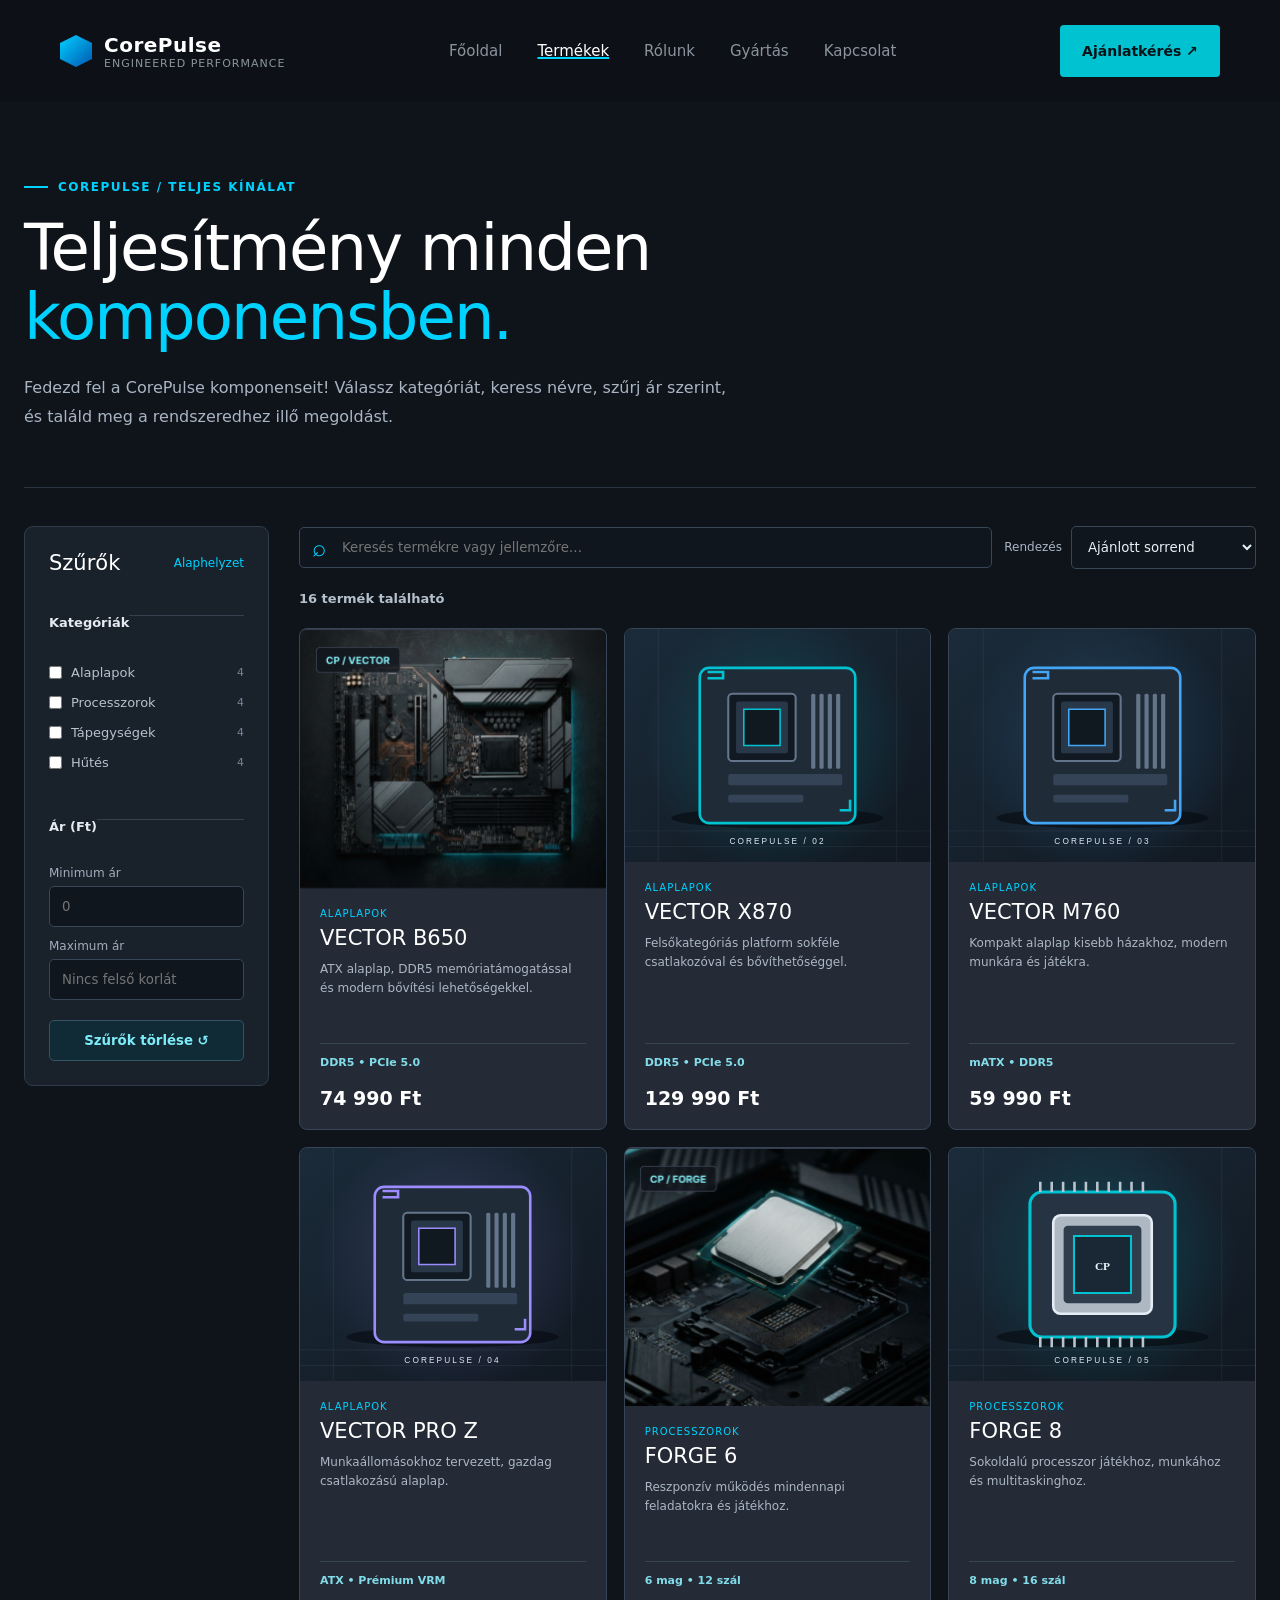
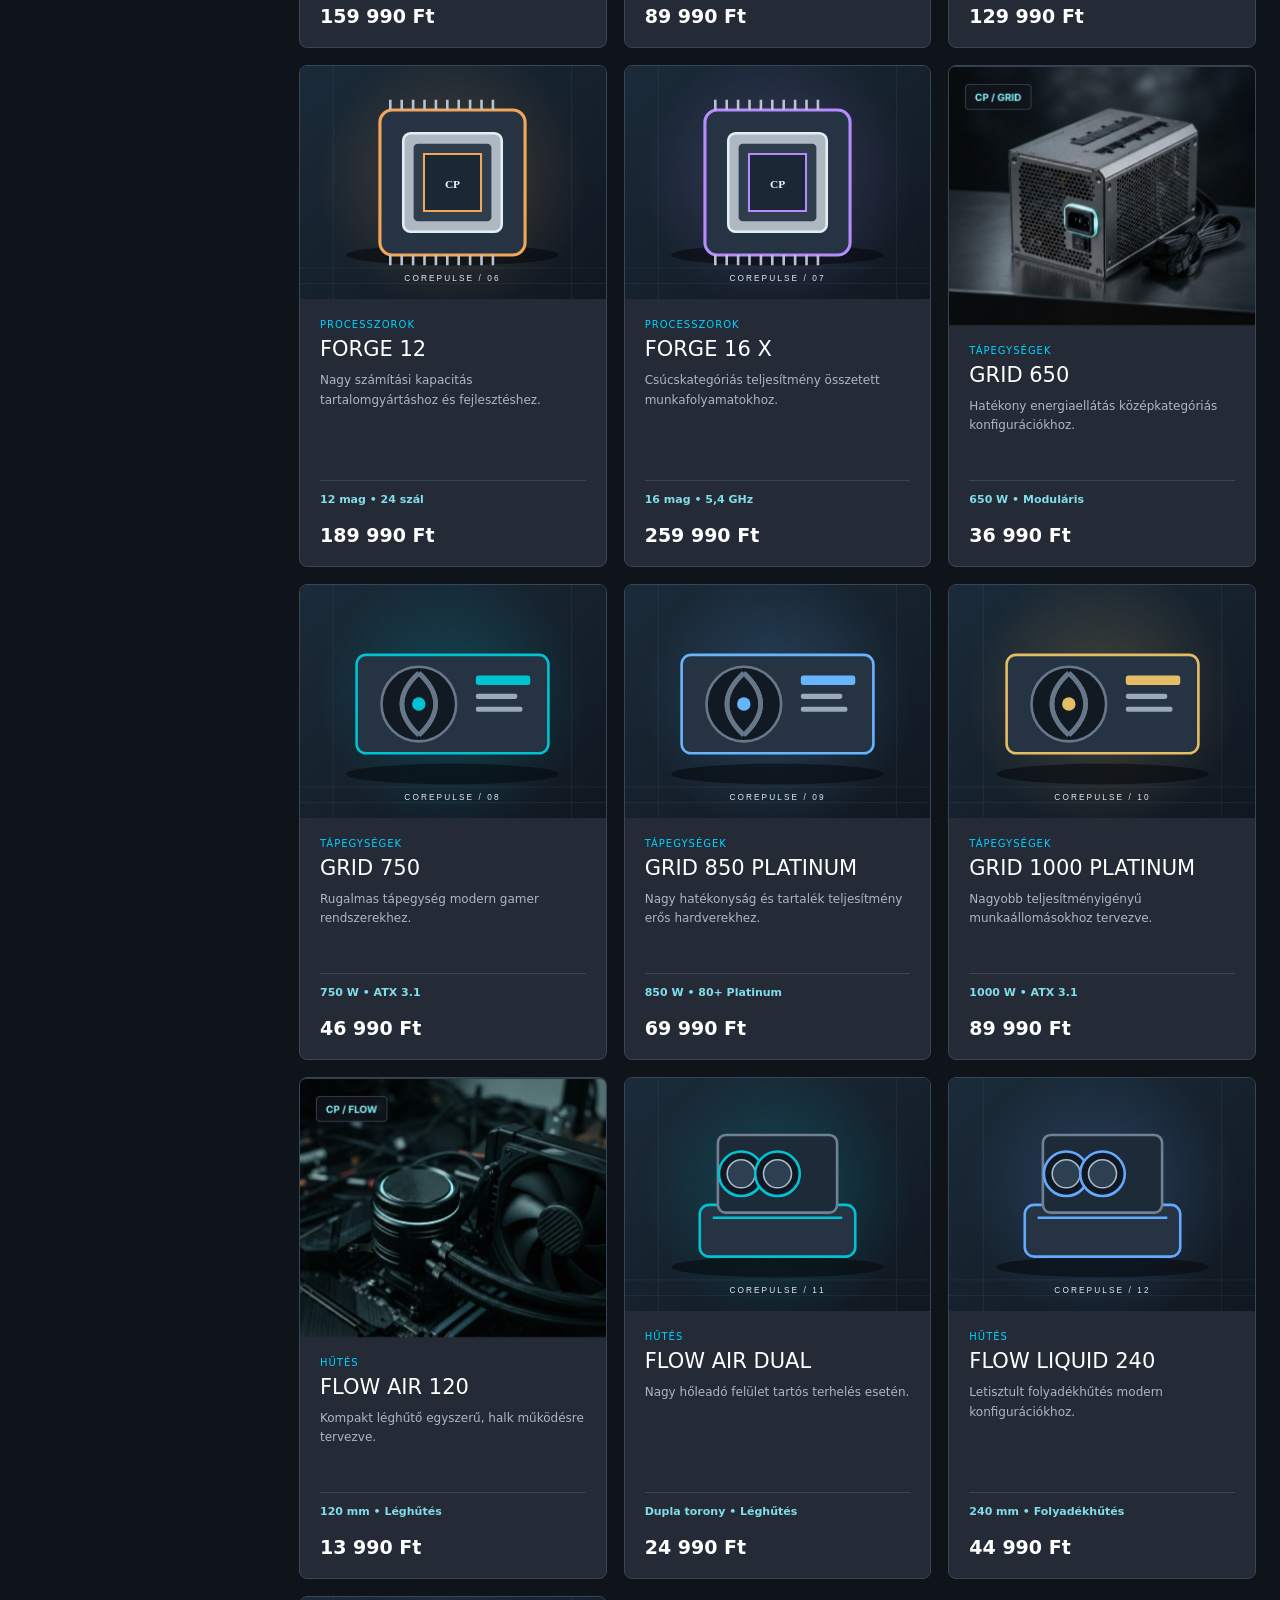
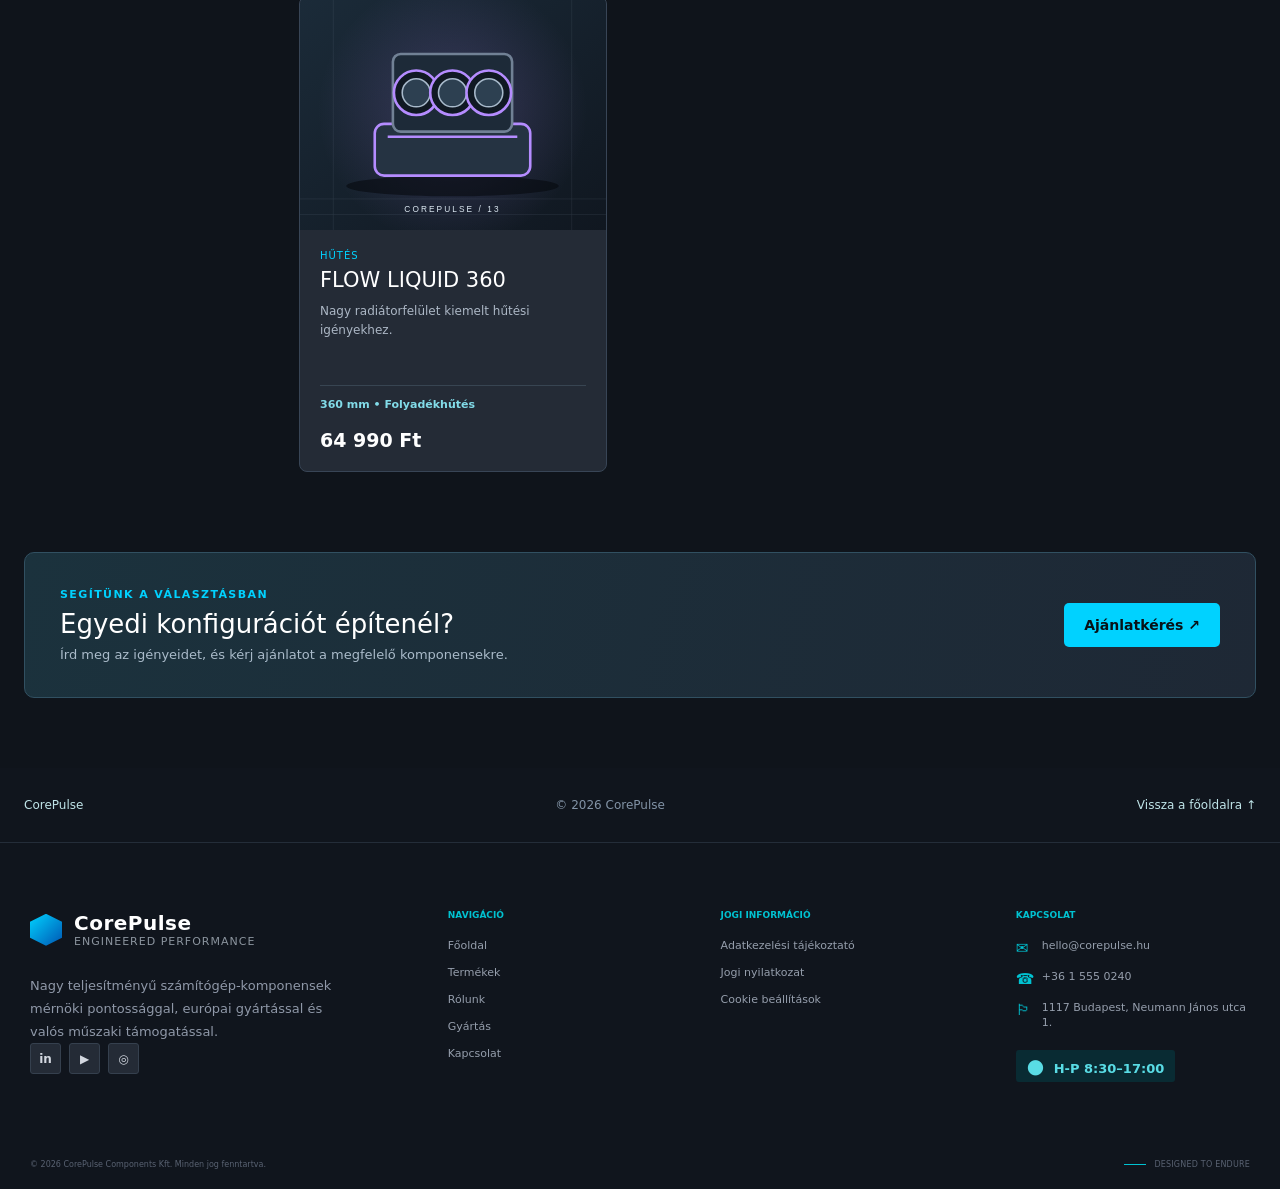
<file: termekek.html>
<!DOCTYPE html>

<html lang="hu">
<head>
<meta charset="utf-8"/>
<meta content="width=device-width, initial-scale=1" name="viewport"/>
<title>
   Termékek | CorePulse
  </title>
<link href="style.css" rel="stylesheet"/>
<link href="katalogus.css" rel="stylesheet"/>
<link rel="stylesheet" href="animations.css">
</head>
<body>
<header>
<a class="logo catalog-logo" href="index.html">
<div class="logo-icon">
</div>
<div>
     CorePulse
     <span>
      ENGINEERED PERFORMANCE
     </span>
</div>
</a>
<nav class="main-nav">
<a href="index.html">
     Főoldal
    </a>
<a class="active" href="termekek.html">
     Termékek
    </a>
<a href="rolunk.html">
     Rólunk
    </a>
<a href="gyartasiFolyamat.html">
     Gyártás
    </a>
<a href="kapcsolat.html">
     Kapcsolat
    </a>
</nav>
<a class="cta-button" href="ajanlatkeres.html">
    Ajánlatkérés ↗
   </a>
</header>
<main class="catalog-main">
<section class="catalog-intro">
<div class="tag">
     COREPULSE / TELJES KÍNÁLAT
    </div>
<h1>
     Teljesítmény minden
     <br/>
<em>
      komponensben.
     </em>
</h1>
<p>
     Fedezd fel a CorePulse komponenseit! Válassz kategóriát, keress névre, szűrj ár szerint, és találd meg a rendszeredhez illő megoldást.
    </p>
</section>
<div class="catalog-layout">
<aside aria-label="Termékszűrők" class="catalog-sidebar">
<div class="catalog-filter-header">
<h2>
       Szűrők
      </h2>
<button id="resetTop" type="button">
       Alaphelyzet
      </button>
</div>
<fieldset>
<legend>
       Kategóriák
      </legend>
<label class="filter-check">
<input class="category-checkbox" type="checkbox" value="alaplap"/>
       Alaplapok
       <small>
        4
       </small>
</label>
<label class="filter-check">
<input class="category-checkbox" type="checkbox" value="processzor"/>
       Processzorok
       <small>
        4
       </small>
</label>
<label class="filter-check">
<input class="category-checkbox" type="checkbox" value="tapegyseg"/>
       Tápegységek
       <small>
        4
       </small>
</label>
<label class="filter-check">
<input class="category-checkbox" type="checkbox" value="hutes"/>
       Hűtés
       <small>
        4
       </small>
</label>
</fieldset>
<fieldset>
<legend>
       Ár (Ft)
      </legend>
<label class="price-label" for="minPrice">
       Minimum ár
      </label>
<input id="minPrice" inputmode="numeric" min="0" placeholder="0" step="1000" type="number"/>
<label class="price-label" for="maxPrice">
       Maximum ár
      </label>
<input id="maxPrice" inputmode="numeric" min="0" placeholder="Nincs felső korlát" step="1000" type="number"/>
</fieldset>
<button class="reset-btn" id="resetFilters" type="button">
      Szűrők törlése ↺
     </button>
</aside>
<section aria-label="Terméklista" class="catalog-results">
<div class="catalog-tools">
<label class="catalog-search">
<span aria-hidden="true">
        ⌕
       </span>
<input aria-label="Termékkeresés" id="searchInput" placeholder="Keresés termékre vagy jellemzőre…" type="search"/>
</label>
<label class="catalog-sort">
       Rendezés
       <select id="sortOrder">
<option value="default">
         Ajánlott sorrend
        </option>
<option value="price-asc">
         Ár: növekvő
        </option>
<option value="price-desc">
         Ár: csökkenő
        </option>
<option value="name">
         Név szerint A–Z
        </option>
</select>
</label>
</div>
<div class="catalog-results-info">
<p aria-live="polite" id="resultCount">
       16 termék található
      </p>
</div>
<div class="catalog-grid" id="catalogGrid">
<article class="catalog-card" data-category="alaplap" data-name="vector b650" data-price="74990" data-search="vector b650 alaplapok ddr5 • pcie 5.0 atx alaplap, ddr5 memóriatámogatással és modern bővítési lehetőségekkel.">
<div class="catalog-image">
<img alt="VECTOR B650" loading="lazy" src="img/alaplapok.png"/>
</div>
<div class="catalog-card-body">
<p class="catalog-kind">
         Alaplapok
        </p>
<h3>
         VECTOR B650
        </h3>
<p class="catalog-description">
         ATX alaplap, DDR5 memóriatámogatással és modern bővítési lehetőségekkel.
        </p>
<div class="catalog-spec">
         DDR5 • PCIe 5.0
        </div>
<div class="catalog-bottom">
<strong>
          74 990 Ft
         </strong>
</div>
</div>
</article>
<article class="catalog-card" data-category="alaplap" data-name="vector x870" data-price="129990" data-search="vector x870 alaplapok ddr5 • pcie 5.0 felsőkategóriás platform sokféle csatlakozóval és bővíthetőséggel.">
<div class="catalog-image">
<img alt="VECTOR X870" loading="lazy" src="img/products/motherboard.svg"/>
</div>
<div class="catalog-card-body">
<p class="catalog-kind">
         Alaplapok
        </p>
<h3>
         VECTOR X870
        </h3>
<p class="catalog-description">
         Felsőkategóriás platform sokféle csatlakozóval és bővíthetőséggel.
        </p>
<div class="catalog-spec">
         DDR5 • PCIe 5.0
        </div>
<div class="catalog-bottom">
<strong>
          129 990 Ft
         </strong>
</div>
</div>
</article>
<article class="catalog-card" data-category="alaplap" data-name="vector m760" data-price="59990" data-search="vector m760 alaplapok matx • ddr5 kompakt alaplap kisebb házakhoz, modern munkára és játékra.">
<div class="catalog-image">
<img alt="VECTOR M760" loading="lazy" src="img/products/motherboard-compact.svg"/>
</div>
<div class="catalog-card-body">
<p class="catalog-kind">
         Alaplapok
        </p>
<h3>
         VECTOR M760
        </h3>
<p class="catalog-description">
         Kompakt alaplap kisebb házakhoz, modern munkára és játékra.
        </p>
<div class="catalog-spec">
         mATX • DDR5
        </div>
<div class="catalog-bottom">
<strong>
          59 990 Ft
         </strong>
</div>
</div>
</article>
<article class="catalog-card" data-category="alaplap" data-name="vector pro z" data-price="159990" data-search="vector pro z alaplapok atx • prémium vrm munkaállomásokhoz tervezett, gazdag csatlakozású alaplap.">
<div class="catalog-image">
<img alt="VECTOR PRO Z" loading="lazy" src="img/products/motherboard-premium.svg"/>
</div>
<div class="catalog-card-body">
<p class="catalog-kind">
         Alaplapok
        </p>
<h3>
         VECTOR PRO Z
        </h3>
<p class="catalog-description">
         Munkaállomásokhoz tervezett, gazdag csatlakozású alaplap.
        </p>
<div class="catalog-spec">
         ATX • Prémium VRM
        </div>
<div class="catalog-bottom">
<strong>
          159 990 Ft
         </strong>
</div>
</div>
</article>
<article class="catalog-card" data-category="processzor" data-name="forge 6" data-price="89990" data-search="forge 6 processzorok 6 mag • 12 szál reszponzív működés mindennapi feladatokra és játékhoz.">
<div class="catalog-image">
<img alt="FORGE 6" loading="lazy" src="img/processzorok.png"/>
</div>
<div class="catalog-card-body">
<p class="catalog-kind">
         Processzorok
        </p>
<h3>
         FORGE 6
        </h3>
<p class="catalog-description">
         Reszponzív működés mindennapi feladatokra és játékhoz.
        </p>
<div class="catalog-spec">
         6 mag • 12 szál
        </div>
<div class="catalog-bottom">
<strong>
          89 990 Ft
         </strong>
</div>
</div>
</article>
<article class="catalog-card" data-category="processzor" data-name="forge 8" data-price="129990" data-search="forge 8 processzorok 8 mag • 16 szál sokoldalú processzor játékhoz, munkához és multitaskinghoz.">
<div class="catalog-image">
<img alt="FORGE 8" loading="lazy" src="img/products/cpu-8.svg"/>
</div>
<div class="catalog-card-body">
<p class="catalog-kind">
         Processzorok
        </p>
<h3>
         FORGE 8
        </h3>
<p class="catalog-description">
         Sokoldalú processzor játékhoz, munkához és multitaskinghoz.
        </p>
<div class="catalog-spec">
         8 mag • 16 szál
        </div>
<div class="catalog-bottom">
<strong>
          129 990 Ft
         </strong>
</div>
</div>
</article>
<article class="catalog-card" data-category="processzor" data-name="forge 12" data-price="189990" data-search="forge 12 processzorok 12 mag • 24 szál nagy számítási kapacitás tartalomgyártáshoz és fejlesztéshez.">
<div class="catalog-image">
<img alt="FORGE 12" loading="lazy" src="img/products/cpu-12.svg"/>
</div>
<div class="catalog-card-body">
<p class="catalog-kind">
         Processzorok
        </p>
<h3>
         FORGE 12
        </h3>
<p class="catalog-description">
         Nagy számítási kapacitás tartalomgyártáshoz és fejlesztéshez.
        </p>
<div class="catalog-spec">
         12 mag • 24 szál
        </div>
<div class="catalog-bottom">
<strong>
          189 990 Ft
         </strong>
</div>
</div>
</article>
<article class="catalog-card" data-category="processzor" data-name="forge 16 x" data-price="259990" data-search="forge 16 x processzorok 16 mag • 5,4 ghz csúcskategóriás teljesítmény összetett munkafolyamatokhoz.">
<div class="catalog-image">
<img alt="FORGE 16 X" loading="lazy" src="img/products/cpu-16.svg"/>
</div>
<div class="catalog-card-body">
<p class="catalog-kind">
         Processzorok
        </p>
<h3>
         FORGE 16 X
        </h3>
<p class="catalog-description">
         Csúcskategóriás teljesítmény összetett munkafolyamatokhoz.
        </p>
<div class="catalog-spec">
         16 mag • 5,4 GHz
        </div>
<div class="catalog-bottom">
<strong>
          259 990 Ft
         </strong>
</div>
</div>
</article>
<article class="catalog-card" data-category="tapegyseg" data-name="grid 650" data-price="36990" data-search="grid 650 tápegységek 650 w • moduláris hatékony energiaellátás középkategóriás konfigurációkhoz.">
<div class="catalog-image">
<img alt="GRID 650" loading="lazy" src="img/tapegysegek.png"/>
</div>
<div class="catalog-card-body">
<p class="catalog-kind">
         Tápegységek
        </p>
<h3>
         GRID 650
        </h3>
<p class="catalog-description">
         Hatékony energiaellátás középkategóriás konfigurációkhoz.
        </p>
<div class="catalog-spec">
         650 W • Moduláris
        </div>
<div class="catalog-bottom">
<strong>
          36 990 Ft
         </strong>
</div>
</div>
</article>
<article class="catalog-card" data-category="tapegyseg" data-name="grid 750" data-price="46990" data-search="grid 750 tápegységek 750 w • atx 3.1 rugalmas tápegység modern gamer rendszerekhez.">
<div class="catalog-image">
<img alt="GRID 750" loading="lazy" src="img/products/psu-750.svg"/>
</div>
<div class="catalog-card-body">
<p class="catalog-kind">
         Tápegységek
        </p>
<h3>
         GRID 750
        </h3>
<p class="catalog-description">
         Rugalmas tápegység modern gamer rendszerekhez.
        </p>
<div class="catalog-spec">
         750 W • ATX 3.1
        </div>
<div class="catalog-bottom">
<strong>
          46 990 Ft
         </strong>
</div>
</div>
</article>
<article class="catalog-card" data-category="tapegyseg" data-name="grid 850 platinum" data-price="69990" data-search="grid 850 platinum tápegységek 850 w • 80+ platinum nagy hatékonyság és tartalék teljesítmény erős hardverekhez.">
<div class="catalog-image">
<img alt="GRID 850 PLATINUM" loading="lazy" src="img/products/psu-850.svg"/>
</div>
<div class="catalog-card-body">
<p class="catalog-kind">
         Tápegységek
        </p>
<h3>
         GRID 850 PLATINUM
        </h3>
<p class="catalog-description">
         Nagy hatékonyság és tartalék teljesítmény erős hardverekhez.
        </p>
<div class="catalog-spec">
         850 W • 80+ Platinum
        </div>
<div class="catalog-bottom">
<strong>
          69 990 Ft
         </strong>
</div>
</div>
</article>
<article class="catalog-card" data-category="tapegyseg" data-name="grid 1000 platinum" data-price="89990" data-search="grid 1000 platinum tápegységek 1000 w • atx 3.1 nagyobb teljesítményigényű munkaállomásokhoz tervezve.">
<div class="catalog-image">
<img alt="GRID 1000 PLATINUM" loading="lazy" src="img/products/psu-1000.svg"/>
</div>
<div class="catalog-card-body">
<p class="catalog-kind">
         Tápegységek
        </p>
<h3>
         GRID 1000 PLATINUM
        </h3>
<p class="catalog-description">
         Nagyobb teljesítményigényű munkaállomásokhoz tervezve.
        </p>
<div class="catalog-spec">
         1000 W • ATX 3.1
        </div>
<div class="catalog-bottom">
<strong>
          89 990 Ft
         </strong>
</div>
</div>
</article>
<article class="catalog-card" data-category="hutes" data-name="flow air 120" data-price="13990" data-search="flow air 120 hűtés 120 mm • léghűtés kompakt léghűtő egyszerű, halk működésre tervezve.">
<div class="catalog-image">
<img alt="FLOW AIR 120" loading="lazy" src="img/hutes.png"/>
</div>
<div class="catalog-card-body">
<p class="catalog-kind">
         Hűtés
        </p>
<h3>
         FLOW AIR 120
        </h3>
<p class="catalog-description">
         Kompakt léghűtő egyszerű, halk működésre tervezve.
        </p>
<div class="catalog-spec">
         120 mm • Léghűtés
        </div>
<div class="catalog-bottom">
<strong>
          13 990 Ft
         </strong>
</div>
</div>
</article>
<article class="catalog-card" data-category="hutes" data-name="flow air dual" data-price="24990" data-search="flow air dual hűtés dupla torony • léghűtés nagy hőleadó felület tartós terhelés esetén.">
<div class="catalog-image">
<img alt="FLOW AIR DUAL" loading="lazy" src="img/products/air-dual.svg"/>
</div>
<div class="catalog-card-body">
<p class="catalog-kind">
         Hűtés
        </p>
<h3>
         FLOW AIR DUAL
        </h3>
<p class="catalog-description">
         Nagy hőleadó felület tartós terhelés esetén.
        </p>
<div class="catalog-spec">
         Dupla torony • Léghűtés
        </div>
<div class="catalog-bottom">
<strong>
          24 990 Ft
         </strong>
</div>
</div>
</article>
<article class="catalog-card" data-category="hutes" data-name="flow liquid 240" data-price="44990" data-search="flow liquid 240 hűtés 240 mm • folyadékhűtés letisztult folyadékhűtés modern konfigurációkhoz.">
<div class="catalog-image">
<img alt="FLOW LIQUID 240" loading="lazy" src="img/products/liquid-240.svg"/>
</div>
<div class="catalog-card-body">
<p class="catalog-kind">
         Hűtés
        </p>
<h3>
         FLOW LIQUID 240
        </h3>
<p class="catalog-description">
         Letisztult folyadékhűtés modern konfigurációkhoz.
        </p>
<div class="catalog-spec">
         240 mm • Folyadékhűtés
        </div>
<div class="catalog-bottom">
<strong>
          44 990 Ft
         </strong>
</div>
</div>
</article>
<article class="catalog-card" data-category="hutes" data-name="flow liquid 360" data-price="64990" data-search="flow liquid 360 hűtés 360 mm • folyadékhűtés nagy radiátorfelület kiemelt hűtési igényekhez.">
<div class="catalog-image">
<img alt="FLOW LIQUID 360" loading="lazy" src="img/products/liquid-360.svg"/>
</div>
<div class="catalog-card-body">
<p class="catalog-kind">
         Hűtés
        </p>
<h3>
         FLOW LIQUID 360
        </h3>
<p class="catalog-description">
         Nagy radiátorfelület kiemelt hűtési igényekhez.
        </p>
<div class="catalog-spec">
         360 mm • Folyadékhűtés
        </div>
<div class="catalog-bottom">
<strong>
          64 990 Ft
         </strong>
</div>
</div>
</article>
</div>
<div class="catalog-empty" hidden="" id="emptyState">
<h2>
       Nincs találat
      </h2>
<p>
       Próbálj más keresést vagy módosítsd a szűrőket.
      </p>
<button id="resetEmpty" type="button">
       Összes termék mutatása
      </button>
</div>
</section>
</div>
<section class="catalog-help">
<div>
<p class="catalog-overline">
      SEGÍTÜNK A VÁLASZTÁSBAN
     </p>
<h2>
      Egyedi konfigurációt építenél?
     </h2>
<p>
      Írd meg az igényeidet, és kérj ajánlatot a megfelelő komponensekre.
     </p>
</div>
<a class="dialog-cta" href="ajanlatkeres.html">
     Ajánlatkérés ↗
    </a>
</section>
</main>
<footer class="catalog-footer">
<a href="index.html">
    CorePulse
   </a>
<span>
    © 2026 CorePulse
   </span>
<a href="index.html">
    Vissza a főoldalra ↑
   </a>
</footer>
<dialog aria-labelledby="adat1-cim" class="product-dialog" id="adat1">
<button aria-label="Bezárás" class="dialog-close" onclick="bezaras('adat1')">
    ×
   </button>
<div class="dialog-visual">
<img alt="VECTOR B650" src="img/alaplapok.png"/>
</div>
<div class="dialog-body">
<span class="dialog-category">
     COREPULSE / ALAPLAPOK
    </span>
<p class="dialog-eyebrow">
     MÉRNÖKI PONTOSSÁG. ÁTGONDOLT TELJESÍTMÉNY.
    </p>
<h2 id="adat1-cim">
     VECTOR B650
    </h2>
<p>
     ATX alaplap, DDR5 memóriatámogatással és modern bővítési lehetőségekkel. A CorePulse termékportfólió részeként a kiegyensúlyozott rendszerépítésre és megbízható működésre helyezi a hangsúlyt.
    </p>
<div class="dialog-tags">
<span>
      DDR5 • PCIe 5.0
     </span>
<span>
      Bemutató termék
     </span>
</div>
<p class="catalog-dialog-price">
     Irányár: 74 990 Ft
    </p>
<a class="dialog-cta" href="ajanlatkeres.html?termek=VECTOR%20B650">
     Ajánlatkérés ↗
    </a>
</div>
</dialog>
<dialog aria-labelledby="adat2-cim" class="product-dialog" id="adat2">
<button aria-label="Bezárás" class="dialog-close" onclick="bezaras('adat2')">
    ×
   </button>
<div class="dialog-visual">
<img alt="VECTOR X870" src="img/products/motherboard.svg"/>
</div>
<div class="dialog-body">
<span class="dialog-category">
     COREPULSE / ALAPLAPOK
    </span>
<p class="dialog-eyebrow">
     MÉRNÖKI PONTOSSÁG. ÁTGONDOLT TELJESÍTMÉNY.
    </p>
<h2 id="adat2-cim">
     VECTOR X870
    </h2>
<p>
     Felsőkategóriás platform sokféle csatlakozóval és bővíthetőséggel. A CorePulse termékportfólió részeként a kiegyensúlyozott rendszerépítésre és megbízható működésre helyezi a hangsúlyt.
    </p>
<div class="dialog-tags">
<span>
      DDR5 • PCIe 5.0
     </span>
<span>
      Bemutató termék
     </span>
</div>
<p class="catalog-dialog-price">
     Irányár: 129 990 Ft
    </p>
<a class="dialog-cta" href="ajanlatkeres.html?termek=VECTOR%20X870">
     Ajánlatkérés ↗
    </a>
</div>
</dialog>
<dialog aria-labelledby="adat3-cim" class="product-dialog" id="adat3">
<button aria-label="Bezárás" class="dialog-close" onclick="bezaras('adat3')">
    ×
   </button>
<div class="dialog-visual">
<img alt="VECTOR M760" src="img/products/motherboard-compact.svg"/>
</div>
<div class="dialog-body">
<span class="dialog-category">
     COREPULSE / ALAPLAPOK
    </span>
<p class="dialog-eyebrow">
     MÉRNÖKI PONTOSSÁG. ÁTGONDOLT TELJESÍTMÉNY.
    </p>
<h2 id="adat3-cim">
     VECTOR M760
    </h2>
<p>
     Kompakt alaplap kisebb házakhoz, modern munkára és játékra. A CorePulse termékportfólió részeként a kiegyensúlyozott rendszerépítésre és megbízható működésre helyezi a hangsúlyt.
    </p>
<div class="dialog-tags">
<span>
      mATX • DDR5
     </span>
<span>
      Bemutató termék
     </span>
</div>
<p class="catalog-dialog-price">
     Irányár: 59 990 Ft
    </p>
<a class="dialog-cta" href="ajanlatkeres.html?termek=VECTOR%20M760">
     Ajánlatkérés ↗
    </a>
</div>
</dialog>
<dialog aria-labelledby="adat4-cim" class="product-dialog" id="adat4">
<button aria-label="Bezárás" class="dialog-close" onclick="bezaras('adat4')">
    ×
   </button>
<div class="dialog-visual">
<img alt="VECTOR PRO Z" src="img/products/motherboard-premium.svg"/>
</div>
<div class="dialog-body">
<span class="dialog-category">
     COREPULSE / ALAPLAPOK
    </span>
<p class="dialog-eyebrow">
     MÉRNÖKI PONTOSSÁG. ÁTGONDOLT TELJESÍTMÉNY.
    </p>
<h2 id="adat4-cim">
     VECTOR PRO Z
    </h2>
<p>
     Munkaállomásokhoz tervezett, gazdag csatlakozású alaplap. A CorePulse termékportfólió részeként a kiegyensúlyozott rendszerépítésre és megbízható működésre helyezi a hangsúlyt.
    </p>
<div class="dialog-tags">
<span>
      ATX • Prémium VRM
     </span>
<span>
      Bemutató termék
     </span>
</div>
<p class="catalog-dialog-price">
     Irányár: 159 990 Ft
    </p>
<a class="dialog-cta" href="ajanlatkeres.html?termek=VECTOR%20PRO%20Z">
     Ajánlatkérés ↗
    </a>
</div>
</dialog>
<dialog aria-labelledby="adat5-cim" class="product-dialog" id="adat5">
<button aria-label="Bezárás" class="dialog-close" onclick="bezaras('adat5')">
    ×
   </button>
<div class="dialog-visual">
<img alt="FORGE 6" src="img/processzorok.png"/>
</div>
<div class="dialog-body">
<span class="dialog-category">
     COREPULSE / PROCESSZOROK
    </span>
<p class="dialog-eyebrow">
     MÉRNÖKI PONTOSSÁG. ÁTGONDOLT TELJESÍTMÉNY.
    </p>
<h2 id="adat5-cim">
     FORGE 6
    </h2>
<p>
     Reszponzív működés mindennapi feladatokra és játékhoz. A CorePulse termékportfólió részeként a kiegyensúlyozott rendszerépítésre és megbízható működésre helyezi a hangsúlyt.
    </p>
<div class="dialog-tags">
<span>
      6 mag • 12 szál
     </span>
<span>
      Bemutató termék
     </span>
</div>
<p class="catalog-dialog-price">
     Irányár: 89 990 Ft
    </p>
<a class="dialog-cta" href="ajanlatkeres.html?termek=FORGE%206">
     Ajánlatkérés ↗
    </a>
</div>
</dialog>
<dialog aria-labelledby="adat6-cim" class="product-dialog" id="adat6">
<button aria-label="Bezárás" class="dialog-close" onclick="bezaras('adat6')">
    ×
   </button>
<div class="dialog-visual">
<img alt="FORGE 8" src="img/products/cpu-8.svg"/>
</div>
<div class="dialog-body">
<span class="dialog-category">
     COREPULSE / PROCESSZOROK
    </span>
<p class="dialog-eyebrow">
     MÉRNÖKI PONTOSSÁG. ÁTGONDOLT TELJESÍTMÉNY.
    </p>
<h2 id="adat6-cim">
     FORGE 8
    </h2>
<p>
     Sokoldalú processzor játékhoz, munkához és multitaskinghoz. A CorePulse termékportfólió részeként a kiegyensúlyozott rendszerépítésre és megbízható működésre helyezi a hangsúlyt.
    </p>
<div class="dialog-tags">
<span>
      8 mag • 16 szál
     </span>
<span>
      Bemutató termék
     </span>
</div>
<p class="catalog-dialog-price">
     Irányár: 129 990 Ft
    </p>
<a class="dialog-cta" href="ajanlatkeres.html?termek=FORGE%208">
     Ajánlatkérés ↗
    </a>
</div>
</dialog>
<dialog aria-labelledby="adat7-cim" class="product-dialog" id="adat7">
<button aria-label="Bezárás" class="dialog-close" onclick="bezaras('adat7')">
    ×
   </button>
<div class="dialog-visual">
<img alt="FORGE 12" src="img/products/cpu-12.svg"/>
</div>
<div class="dialog-body">
<span class="dialog-category">
     COREPULSE / PROCESSZOROK
    </span>
<p class="dialog-eyebrow">
     MÉRNÖKI PONTOSSÁG. ÁTGONDOLT TELJESÍTMÉNY.
    </p>
<h2 id="adat7-cim">
     FORGE 12
    </h2>
<p>
     Nagy számítási kapacitás tartalomgyártáshoz és fejlesztéshez. A CorePulse termékportfólió részeként a kiegyensúlyozott rendszerépítésre és megbízható működésre helyezi a hangsúlyt.
    </p>
<div class="dialog-tags">
<span>
      12 mag • 24 szál
     </span>
<span>
      Bemutató termék
     </span>
</div>
<p class="catalog-dialog-price">
     Irányár: 189 990 Ft
    </p>
<a class="dialog-cta" href="ajanlatkeres.html?termek=FORGE%2012">
     Ajánlatkérés ↗
    </a>
</div>
</dialog>
<dialog aria-labelledby="adat8-cim" class="product-dialog" id="adat8">
<button aria-label="Bezárás" class="dialog-close" onclick="bezaras('adat8')">
    ×
   </button>
<div class="dialog-visual">
<img alt="FORGE 16 X" src="img/products/cpu-16.svg"/>
</div>
<div class="dialog-body">
<span class="dialog-category">
     COREPULSE / PROCESSZOROK
    </span>
<p class="dialog-eyebrow">
     MÉRNÖKI PONTOSSÁG. ÁTGONDOLT TELJESÍTMÉNY.
    </p>
<h2 id="adat8-cim">
     FORGE 16 X
    </h2>
<p>
     Csúcskategóriás teljesítmény összetett munkafolyamatokhoz. A CorePulse termékportfólió részeként a kiegyensúlyozott rendszerépítésre és megbízható működésre helyezi a hangsúlyt.
    </p>
<div class="dialog-tags">
<span>
      16 mag • 5,4 GHz
     </span>
<span>
      Bemutató termék
     </span>
</div>
<p class="catalog-dialog-price">
     Irányár: 259 990 Ft
    </p>
<a class="dialog-cta" href="ajanlatkeres.html?termek=FORGE%2016%20X">
     Ajánlatkérés ↗
    </a>
</div>
</dialog>
<dialog aria-labelledby="adat9-cim" class="product-dialog" id="adat9">
<button aria-label="Bezárás" class="dialog-close" onclick="bezaras('adat9')">
    ×
   </button>
<div class="dialog-visual">
<img alt="GRID 650" src="img/tapegysegek.png"/>
</div>
<div class="dialog-body">
<span class="dialog-category">
     COREPULSE / TÁPEGYSÉGEK
    </span>
<p class="dialog-eyebrow">
     MÉRNÖKI PONTOSSÁG. ÁTGONDOLT TELJESÍTMÉNY.
    </p>
<h2 id="adat9-cim">
     GRID 650
    </h2>
<p>
     Hatékony energiaellátás középkategóriás konfigurációkhoz. A CorePulse termékportfólió részeként a kiegyensúlyozott rendszerépítésre és megbízható működésre helyezi a hangsúlyt.
    </p>
<div class="dialog-tags">
<span>
      650 W • Moduláris
     </span>
<span>
      Bemutató termék
     </span>
</div>
<p class="catalog-dialog-price">
     Irányár: 36 990 Ft
    </p>
<a class="dialog-cta" href="ajanlatkeres.html?termek=GRID%20650">
     Ajánlatkérés ↗
    </a>
</div>
</dialog>
<dialog aria-labelledby="adat10-cim" class="product-dialog" id="adat10">
<button aria-label="Bezárás" class="dialog-close" onclick="bezaras('adat10')">
    ×
   </button>
<div class="dialog-visual">
<img alt="GRID 750" src="img/tapegysegek.png"/>
</div>
<div class="dialog-body">
<span class="dialog-category">
     COREPULSE / TÁPEGYSÉGEK
    </span>
<p class="dialog-eyebrow">
     MÉRNÖKI PONTOSSÁG. ÁTGONDOLT TELJESÍTMÉNY.
    </p>
<h2 id="adat10-cim">
     GRID 750
    </h2>
<p>
     Rugalmas tápegység modern gamer rendszerekhez. A CorePulse termékportfólió részeként a kiegyensúlyozott rendszerépítésre és megbízható működésre helyezi a hangsúlyt.
    </p>
<div class="dialog-tags">
<span>
      750 W • ATX 3.1
     </span>
<span>
      Bemutató termék
     </span>
</div>
<p class="catalog-dialog-price">
     Irányár: 46 990 Ft
    </p>
<a class="dialog-cta" href="ajanlatkeres.html?termek=GRID%20750">
     Ajánlatkérés ↗
    </a>
</div>
</dialog>
<dialog aria-labelledby="adat11-cim" class="product-dialog" id="adat11">
<button aria-label="Bezárás" class="dialog-close" onclick="bezaras('adat11')">
    ×
   </button>
<div class="dialog-visual">
<img alt="GRID 850 PLATINUM" src="img/tapegysegek.png"/>
</div>
<div class="dialog-body">
<span class="dialog-category">
     COREPULSE / TÁPEGYSÉGEK
    </span>
<p class="dialog-eyebrow">
     MÉRNÖKI PONTOSSÁG. ÁTGONDOLT TELJESÍTMÉNY.
    </p>
<h2 id="adat11-cim">
     GRID 850 PLATINUM
    </h2>
<p>
     Nagy hatékonyság és tartalék teljesítmény erős hardverekhez. A CorePulse termékportfólió részeként a kiegyensúlyozott rendszerépítésre és megbízható működésre helyezi a hangsúlyt.
    </p>
<div class="dialog-tags">
<span>
      850 W • 80+ Platinum
     </span>
<span>
      Bemutató termék
     </span>
</div>
<p class="catalog-dialog-price">
     Irányár: 69 990 Ft
    </p>
<a class="dialog-cta" href="ajanlatkeres.html?termek=GRID%20850%20PLATINUM">
     Ajánlatkérés ↗
    </a>
</div>
</dialog>
<dialog aria-labelledby="adat12-cim" class="product-dialog" id="adat12">
<button aria-label="Bezárás" class="dialog-close" onclick="bezaras('adat12')">
    ×
   </button>
<div class="dialog-visual">
<img alt="GRID 1000 PLATINUM" src="img/products/psu-1000.svg"/>
</div>
<div class="dialog-body">
<span class="dialog-category">
     COREPULSE / TÁPEGYSÉGEK
    </span>
<p class="dialog-eyebrow">
     MÉRNÖKI PONTOSSÁG. ÁTGONDOLT TELJESÍTMÉNY.
    </p>
<h2 id="adat12-cim">
     GRID 1000 PLATINUM
    </h2>
<p>
     Nagyobb teljesítményigényű munkaállomásokhoz tervezve. A CorePulse termékportfólió részeként a kiegyensúlyozott rendszerépítésre és megbízható működésre helyezi a hangsúlyt.
    </p>
<div class="dialog-tags">
<span>
      1000 W • ATX 3.1
     </span>
<span>
      Bemutató termék
     </span>
</div>
<p class="catalog-dialog-price">
     Irányár: 89 990 Ft
    </p>
<a class="dialog-cta" href="ajanlatkeres.html?termek=GRID%201000%20PLATINUM">
     Ajánlatkérés ↗
    </a>
</div>
</dialog>
<dialog aria-labelledby="adat13-cim" class="product-dialog" id="adat13">
<button aria-label="Bezárás" class="dialog-close" onclick="bezaras('adat13')">
    ×
   </button>
<div class="dialog-visual">
<img alt="FLOW AIR 120" src="img/hutes.png"/>
</div>
<div class="dialog-body">
<span class="dialog-category">
     COREPULSE / HŰTÉS
    </span>
<p class="dialog-eyebrow">
     MÉRNÖKI PONTOSSÁG. ÁTGONDOLT TELJESÍTMÉNY.
    </p>
<h2 id="adat13-cim">
     FLOW AIR 120
    </h2>
<p>
     Kompakt léghűtő egyszerű, halk működésre tervezve. A CorePulse termékportfólió részeként a kiegyensúlyozott rendszerépítésre és megbízható működésre helyezi a hangsúlyt.
    </p>
<div class="dialog-tags">
<span>
      120 mm • Léghűtés
     </span>
<span>
      Bemutató termék
     </span>
</div>
<p class="catalog-dialog-price">
     Irányár: 13 990 Ft
    </p>
<a class="dialog-cta" href="ajanlatkeres.html?termek=FLOW%20AIR%20120">
     Ajánlatkérés ↗
    </a>
</div>
</dialog>
<dialog aria-labelledby="adat14-cim" class="product-dialog" id="adat14">
<button aria-label="Bezárás" class="dialog-close" onclick="bezaras('adat14')">
    ×
   </button>
<div class="dialog-visual">
<img alt="FLOW AIR DUAL" src="img/products/air-dual.svg"/>
</div>
<div class="dialog-body">
<span class="dialog-category">
     COREPULSE / HŰTÉS
    </span>
<p class="dialog-eyebrow">
     MÉRNÖKI PONTOSSÁG. ÁTGONDOLT TELJESÍTMÉNY.
    </p>
<h2 id="adat14-cim">
     FLOW AIR DUAL
    </h2>
<p>
     Nagy hőleadó felület tartós terhelés esetén. A CorePulse termékportfólió részeként a kiegyensúlyozott rendszerépítésre és megbízható működésre helyezi a hangsúlyt.
    </p>
<div class="dialog-tags">
<span>
      Dupla torony • Léghűtés
     </span>
<span>
      Bemutató termék
     </span>
</div>
<p class="catalog-dialog-price">
     Irányár: 24 990 Ft
    </p>
<a class="dialog-cta" href="ajanlatkeres.html?termek=FLOW%20AIR%20DUAL">
     Ajánlatkérés ↗
    </a>
</div>
</dialog>
<dialog aria-labelledby="adat15-cim" class="product-dialog" id="adat15">
<button aria-label="Bezárás" class="dialog-close" onclick="bezaras('adat15')">
    ×
   </button>
<div class="dialog-visual">
<img alt="FLOW LIQUID 240" src="img/products/liquid-240.svg"/>
</div>
<div class="dialog-body">
<span class="dialog-category">
     COREPULSE / HŰTÉS
    </span>
<p class="dialog-eyebrow">
     MÉRNÖKI PONTOSSÁG. ÁTGONDOLT TELJESÍTMÉNY.
    </p>
<h2 id="adat15-cim">
     FLOW LIQUID 240
    </h2>
<p>
     Letisztult folyadékhűtés modern konfigurációkhoz. A CorePulse termékportfólió részeként a kiegyensúlyozott rendszerépítésre és megbízható működésre helyezi a hangsúlyt.
    </p>
<div class="dialog-tags">
<span>
      240 mm • Folyadékhűtés
     </span>
<span>
      Bemutató termék
     </span>
</div>
<p class="catalog-dialog-price">
     Irányár: 44 990 Ft
    </p>
<a class="dialog-cta" href="ajanlatkeres.html?termek=FLOW%20LIQUID%20240">
     Ajánlatkérés ↗
    </a>
</div>
</dialog>
<dialog aria-labelledby="adat16-cim" class="product-dialog" id="adat16">
<button aria-label="Bezárás" class="dialog-close" onclick="bezaras('adat16')">
    ×
   </button>
<div class="dialog-visual">
<img alt="FLOW LIQUID 360" src="img/products/liquid-360.svg"/>
</div>
<div class="dialog-body">
<span class="dialog-category">
     COREPULSE / HŰTÉS
    </span>
<p class="dialog-eyebrow">
     MÉRNÖKI PONTOSSÁG. ÁTGONDOLT TELJESÍTMÉNY.
    </p>
<h2 id="adat16-cim">
     FLOW LIQUID 360
    </h2>
<p>
     Nagy radiátorfelület kiemelt hűtési igényekhez. A CorePulse termékportfólió részeként a kiegyensúlyozott rendszerépítésre és megbízható működésre helyezi a hangsúlyt.
    </p>
<div class="dialog-tags">
<span>
      360 mm • Folyadékhűtés
     </span>
<span>
      Bemutató termék
     </span>
</div>
<p class="catalog-dialog-price">
     Irányár: 64 990 Ft
    </p>
<a class="dialog-cta" href="ajanlatkeres.html?termek=FLOW%20LIQUID%20360">
     Ajánlatkérés ↗
    </a>
</div>
</dialog>
<script src="script.js">
</script>
<script src="katalogus.js">
</script>
<footer class="site-footer">
      <div class="container footer-main">

        <div class="footer-brand">
<a href="index.html" class="logo footer-logo">
    <div class="logo-icon"></div>
    <div>
        CorePulse
        <span>ENGINEERED PERFORMANCE</span>
    </div>
</a>

          <p class="footer-description">
            Nagy teljesítményű számítógép-komponensek
            mérnöki pontossággal, európai gyártással és valós
            műszaki támogatással.
          </p>

          <div class="footer-socials" aria-label="Közösségi média">
            <a href="#" aria-label="LinkedIn" style="text-decoration: none;">in</a>
            <a href="https://www.youtube.com/@KriszhAdvice" aria-label="YouTube" target="_blank" style="text-decoration: none;">▶</a>
            <a href="https://www.instagram.com/kriszhadvice/" target="_blank" aria-label="Instagram" style="text-decoration: none;">◎</a>
          </div>
        </div>

        <div class="footer-column">
          <h3>NAVIGÁCIÓ</h3>
          <nav aria-label="Lábléc navigáció">
            <ul style="list-style: none;">
              <li><a href="index.html">Főoldal</a></li>
              <li><a href="termekek.html">Termékek</a></li>
              <li><a href="rolunk.html">Rólunk</a></li>            
              <li><a href="gyartasiFolyamat.html">Gyártás</a></li>
              <li><a href="kapcsolat.html">Kapcsolat</a></li>
            </ul>
          </nav>
        </div>

        <div class="footer-column">
          <h3>JOGI INFORMÁCIÓ</h3>
          <ul style="text-decoration: none; list-style: none;">
            <li><a href="#"style="text-decoration: none;">Adatkezelési tájékoztató</a></li>
            <li><a href="#"style="text-decoration: none;">Jogi nyilatkozat</a></li>
            <li><a href="#"style="text-decoration: none;">Cookie beállítások</a></li>
          </ul>
        </div>

        <div class="footer-column footer-contact">
          <h3>KAPCSOLAT</h3>

          <ul>
            <li>
              <span class="footer-contact-icon" aria-hidden="true" id="footericon">✉</span>
              <a href="mailto:hello@corepulse.hu" style="text-decoration: none;">hello@corepulse.hu</a>
            </li>
            <li>
              <span class="footer-contact-icon" aria-hidden="true" id="footericon">☎</span>
              <a href="tel:+3615550240" style="text-decoration: none;"> +36 1 555 0240</a>
            </li>
            <li>
              <span class="footer-contact-icon" aria-hidden="true" id="footericon">🏳</span>
              <span>1117 Budapest, Neumann János utca 1.</span>
            </li>
          </ul>
<br>
          <p class="footer-hours">
            <span aria-hidden="true" style="font-size: 20px;">●</span>
            H-P 8:30–17:00
          </p>
        </div>
      </div>

      <div class="container footer-bottom">
        <p>© 2026 CorePulse Components Kft. Minden jog fenntartva.</p>

        <p class="footer-signature">
          <span></span>
          DESIGNED TO ENDURE
        </p>
      </div>
    </footer>
<script src="animations.js"></script>
</body>
</html>
</file>
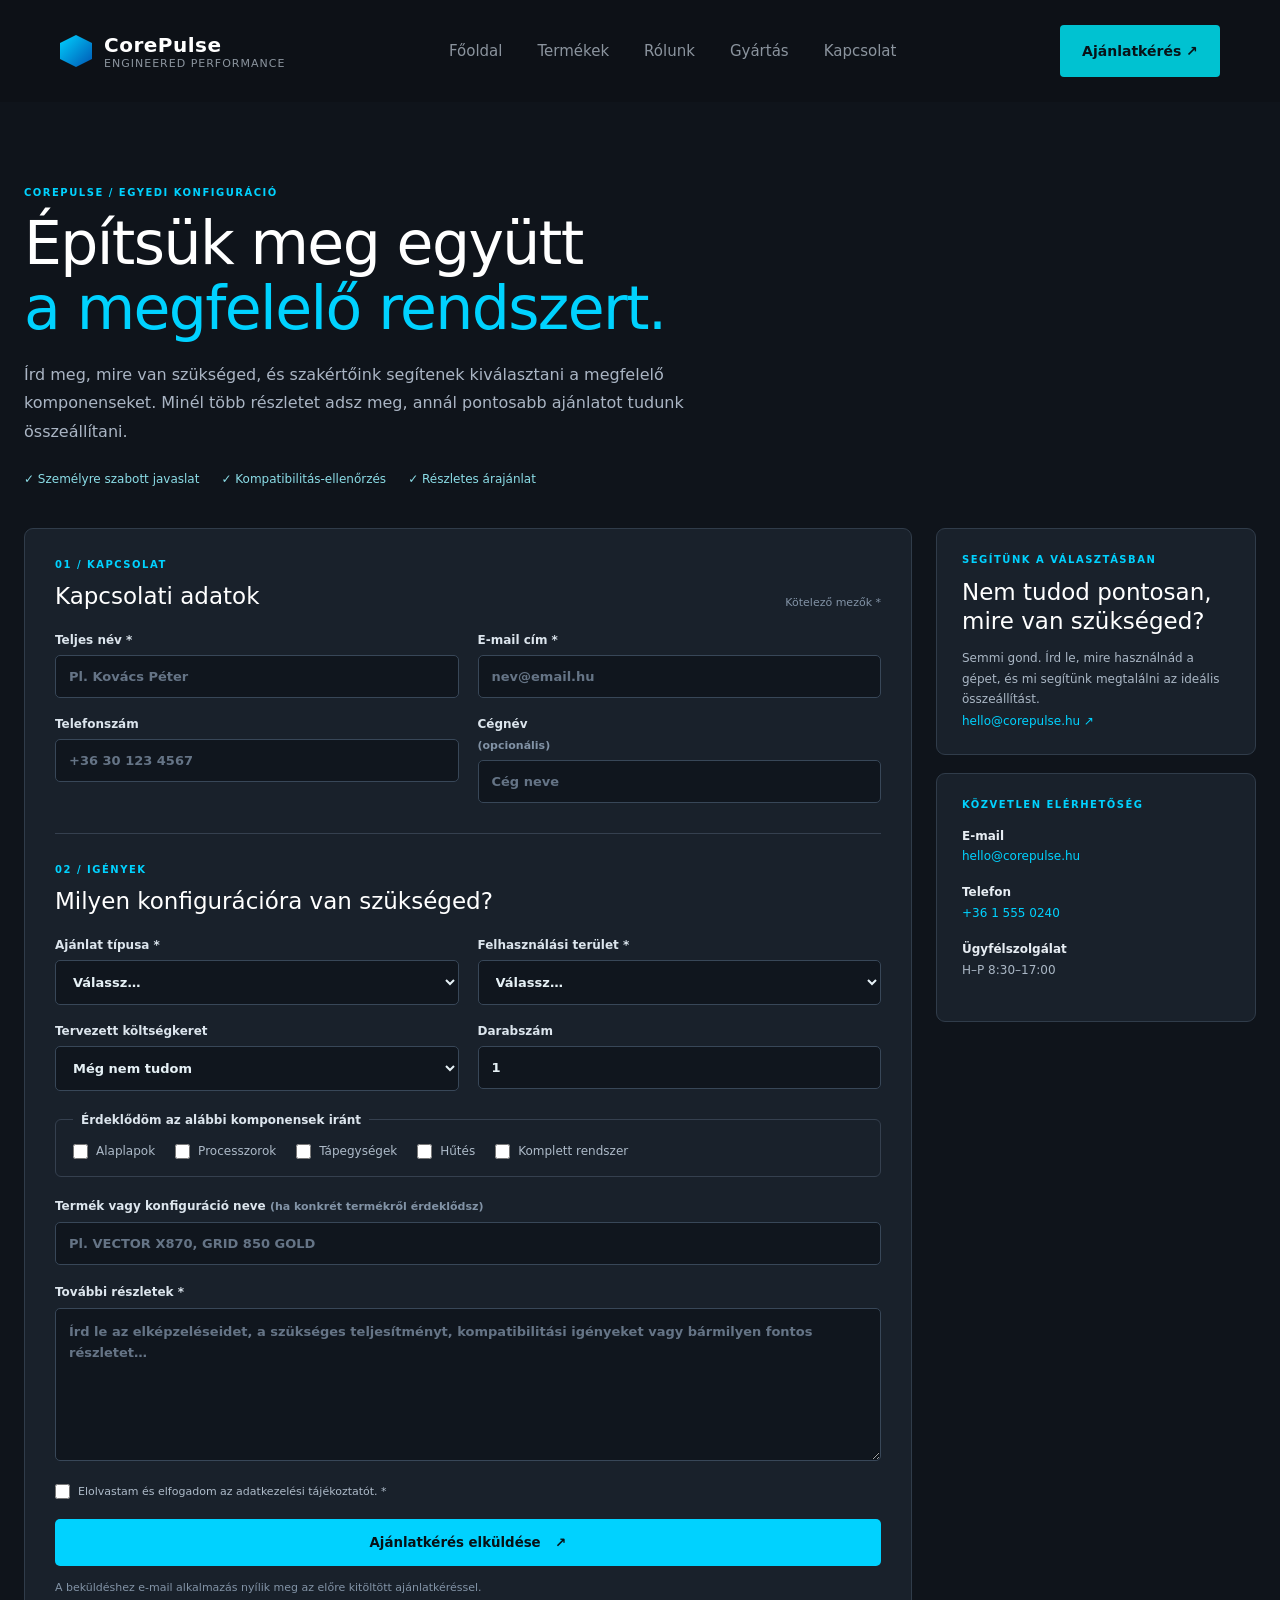
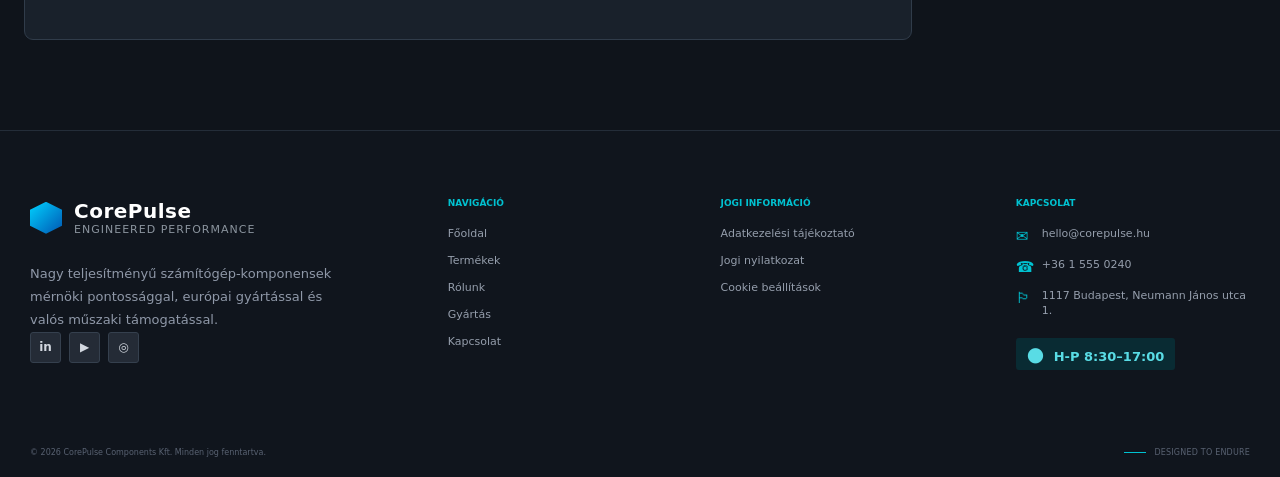
<file: pages/ajanlatkeres.html>
<!DOCTYPE html>
<html lang="hu">
<head>
  <meta charset="UTF-8">
  <meta name="viewport" content="width=device-width, initial-scale=1.0">
  <title>Ajánlatkérés | CorePulse</title>
  <link rel="stylesheet" href="../css/style.css">
  <link rel="stylesheet" href="../css/ajanlatkeres.css">
<link rel="stylesheet" href="../css/animations.css">
</head>
<body>
<header>
  <a class="logo catalog-logo" href="../index.html"><div class="logo-icon"></div><div>CorePulse<span>ENGINEERED PERFORMANCE</span></div></a>
  <nav class="main-nav" aria-label="Fő navigáció">
    <a href="../index.html">Főoldal</a><a href="termekek.html">Termékek</a><a href="rolunk.html">Rólunk</a><a href="gyartasiFolyamat.html">Gyártás</a><a href="kapcsolat.html">Kapcsolat</a>
  </nav>
  <a class="cta-button" href="ajanlatkeres.html" aria-current="page">Ajánlatkérés ↗</a>
</header>
<main class="quote-main">
  <section class="quote-intro">
    <p class="quote-kicker">COREPULSE / EGYEDI KONFIGURÁCIÓ</p>
    <h1>Építsük meg együtt<br><em>a megfelelő rendszert.</em></h1>
    <p>Írd meg, mire van szükséged, és szakértőink segítenek kiválasztani a megfelelő komponenseket. Minél több részletet adsz meg, annál pontosabb ajánlatot tudunk összeállítani.</p>
    <div class="quote-benefits"><span>✓ Személyre szabott javaslat</span><span>✓ Kompatibilitás-ellenőrzés</span><span>✓ Részletes árajánlat</span></div>
  </section>
  <div class="quote-layout">
    <form class="quote-form" id="quoteForm">
      <div class="form-heading"><div><p class="quote-kicker">01 / KAPCSOLAT</p><h2>Kapcsolati adatok</h2></div><span>Kötelező mezők *</span></div>
      <div class="form-grid">
        <label>Teljes név *<input name="name" autocomplete="name" required placeholder="Pl. Kovács Péter"></label>
        <label>E-mail cím *<input name="email" type="email" autocomplete="email" required placeholder="nev@email.hu"></label>
        <label>Telefonszám<input name="phone" type="tel" autocomplete="tel" placeholder="+36 30 123 4567"></label>
        <label>Cégnév <span class="optional">(opcionális)</span><input name="company" autocomplete="organization" placeholder="Cég neve"></label>
      </div>
      <div class="form-divider"></div>
      <div class="form-heading"><div><p class="quote-kicker">02 / IGÉNYEK</p><h2>Milyen konfigurációra van szükséged?</h2></div></div>
      <div class="form-grid">
        <label>Ajánlat típusa *
          <select name="type" required><option value="">Válassz…</option><option>Teljes számítógép-konfiguráció</option><option>Alkatrészek / komponensek</option><option>Nagyobb mennyiségű / céges rendelés</option><option>Egyedi gyártás vagy együttműködés</option></select>
        </label>
        <label>Felhasználási terület *
          <select name="usage" required><option value="">Válassz…</option><option>Gaming</option><option>Munkaállomás / professzionális munka</option><option>Tartalomgyártás</option><option>Irodai / általános használat</option><option>Egyéb</option></select>
        </label>
        <label>Tervezett költségkeret
          <select name="budget"><option value="">Még nem tudom</option><option>100 000 – 250 000 Ft</option><option>250 000 – 400 000 Ft</option><option>400 000 – 600 000 Ft</option><option>600 000 – 900 000 Ft</option><option>900 000 Ft felett</option></select>
        </label>
        <label>Darabszám<input name="quantity" type="number" min="1" value="1"></label>
      </div>
      <fieldset class="component-options"><legend>Érdeklődöm az alábbi komponensek iránt</legend>
        <label><input type="checkbox" name="components" value="Alaplapok"> Alaplapok</label>
        <label><input type="checkbox" name="components" value="Processzorok"> Processzorok</label>
        <label><input type="checkbox" name="components" value="Tápegységek"> Tápegységek</label>
        <label><input type="checkbox" name="components" value="Hűtés"> Hűtés</label>
        <label><input type="checkbox" name="components" value="Komplett rendszer"> Komplett rendszer</label>
      </fieldset>
      <label class="full-label">Termék vagy konfiguráció neve <span class="optional">(ha konkrét termékről érdeklődsz)</span><input id="productField" name="product" placeholder="Pl. VECTOR X870, GRID 850 GOLD"></label>
      <label class="full-label">További részletek *<textarea name="details" rows="6" required placeholder="Írd le az elképzeléseidet, a szükséges teljesítményt, kompatibilitási igényeket vagy bármilyen fontos részletet…"></textarea></label>
      <label class="consent"><input type="checkbox" required> Elolvastam és elfogadom az adatkezelési tájékoztatót. *</label>
      <button class="quote-submit" type="submit">Ajánlatkérés elküldése <span>↗</span></button>
      <p class="form-note">A beküldéshez e-mail alkalmazás nyílik meg az előre kitöltött ajánlatkéréssel.</p>
      <p class="form-status" id="formStatus" role="status" aria-live="polite"></p>
    </form>
    <aside class="quote-aside">
      <div class="aside-card"><p class="quote-kicker">SEGÍTÜNK A VÁLASZTÁSBAN</p><h2>Nem tudod pontosan, mire van szükséged?</h2><p>Semmi gond. Írd le, mire használnád a gépet, és mi segítünk megtalálni az ideális összeállítást.</p><a href="mailto:hello@corepulse.hu">hello@corepulse.hu ↗</a></div>
      <div class="aside-card aside-contact"><p class="quote-kicker">KÖZVETLEN ELÉRHETŐSÉG</p><p><strong>E-mail</strong><br><a href="mailto:hello@corepulse.hu">hello@corepulse.hu</a></p><p><strong>Telefon</strong><br><a href="tel:+3615550240">+36 1 555 0240</a></p><p><strong>Ügyfélszolgálat</strong><br>H–P 8:30–17:00</p></div>
    </aside>
  </div>
</main>
<footer class="site-footer">
      <div class="container footer-main">

        <div class="footer-brand">
<a href="../index.html" class="logo footer-logo">
    <div class="logo-icon"></div>
    <div>
        CorePulse
        <span>ENGINEERED PERFORMANCE</span>
    </div>
</a>

          <p class="footer-description">
            Nagy teljesítményű számítógép-komponensek
            mérnöki pontossággal, európai gyártással és valós
            műszaki támogatással.
          </p>

          <div class="footer-socials" aria-label="Közösségi média">
            <a href="#" aria-label="LinkedIn" style="text-decoration: none;">in</a>
            <a href="https://www.youtube.com/@KriszhAdvice" aria-label="YouTube" target="_blank" style="text-decoration: none;">▶</a>
            <a href="https://www.instagram.com/kriszhadvice/" target="_blank" aria-label="Instagram" style="text-decoration: none;">◎</a>
          </div>
        </div>

        <div class="footer-column">
          <h3>NAVIGÁCIÓ</h3>
          <nav aria-label="Lábléc navigáció">
            <ul style="list-style: none;">
              <li><a href="../index.html">Főoldal</a></li>
              <li><a href="termekek.html">Termékek</a></li>
              <li><a href="rolunk.html">Rólunk</a></li>            
              <li><a href="gyartasiFolyamat.html">Gyártás</a></li>
              <li><a href="kapcsolat.html">Kapcsolat</a></li>
            </ul>
          </nav>
        </div>

        <div class="footer-column">
          <h3>JOGI INFORMÁCIÓ</h3>
          <ul style="text-decoration: none; list-style: none;">
            <li><a href="#"style="text-decoration: none;">Adatkezelési tájékoztató</a></li>
            <li><a href="#"style="text-decoration: none;">Jogi nyilatkozat</a></li>
            <li><a href="#"style="text-decoration: none;">Cookie beállítások</a></li>
          </ul>
        </div>

        <div class="footer-column footer-contact">
          <h3>KAPCSOLAT</h3>

          <ul>
            <li>
              <span class="footer-contact-icon" aria-hidden="true" id="footericon">✉</span>
              <a href="mailto:hello@corepulse.hu" style="text-decoration: none;">hello@corepulse.hu</a>
            </li>
            <li>
              <span class="footer-contact-icon" aria-hidden="true" id="footericon">☎</span>
              <a href="tel:+3615550240" style="text-decoration: none;"> +36 1 555 0240</a>
            </li>
            <li>
              <span class="footer-contact-icon" aria-hidden="true" id="footericon">🏳</span>
              <span>1117 Budapest, Neumann János utca 1.</span>
            </li>
          </ul>
<br>
          <p class="footer-hours">
            <span aria-hidden="true" style="font-size: 20px;">●</span>
            H-P 8:30–17:00
          </p>
        </div>
      </div>

      <div class="container footer-bottom">
        <p>© 2026 CorePulse Components Kft. Minden jog fenntartva.</p>

        <p class="footer-signature">
          <span></span>
          DESIGNED TO ENDURE
        </p>
      </div>
    </footer>
<script>
const productParam = new URLSearchParams(location.search).get('termek');
if (productParam) document.getElementById('productField').value = productParam;
document.getElementById('quoteForm').addEventListener('submit', function(event) {
  event.preventDefault();
  const data = new FormData(this);
  const components = data.getAll('components').join(', ') || 'Nincs megadva';
  const body = [
    'Új CorePulse ajánlatkérés', '',
    'Név: ' + data.get('name'),
    'E-mail: ' + data.get('email'),
    'Telefon: ' + (data.get('phone') || 'Nincs megadva'),
    'Cég: ' + (data.get('company') || 'Nincs megadva'), '',
    'Ajánlat típusa: ' + data.get('type'),
    'Felhasználás: ' + data.get('usage'),
    'Költségkeret: ' + (data.get('budget') || 'Nincs megadva'),
    'Darabszám: ' + data.get('quantity'),
    'Komponensek: ' + components,
    'Konkrét termék: ' + (data.get('product') || 'Nincs megadva'), '',
    'Részletek:', data.get('details')
  ].join('\n');
  const mailto = 'mailto:hello@corepulse.hu?subject=' + encodeURIComponent('CorePulse ajánlatkérés - ' + data.get('name')) + '&body=' + encodeURIComponent(body);
  document.getElementById('formStatus').textContent = 'Megnyitjuk az e-mail alkalmazásodat az ajánlatkérés adataival.';
  window.location.href = mailto;
});
</script>
<script src="../js/animations.js"></script>
</body></html>
</file>
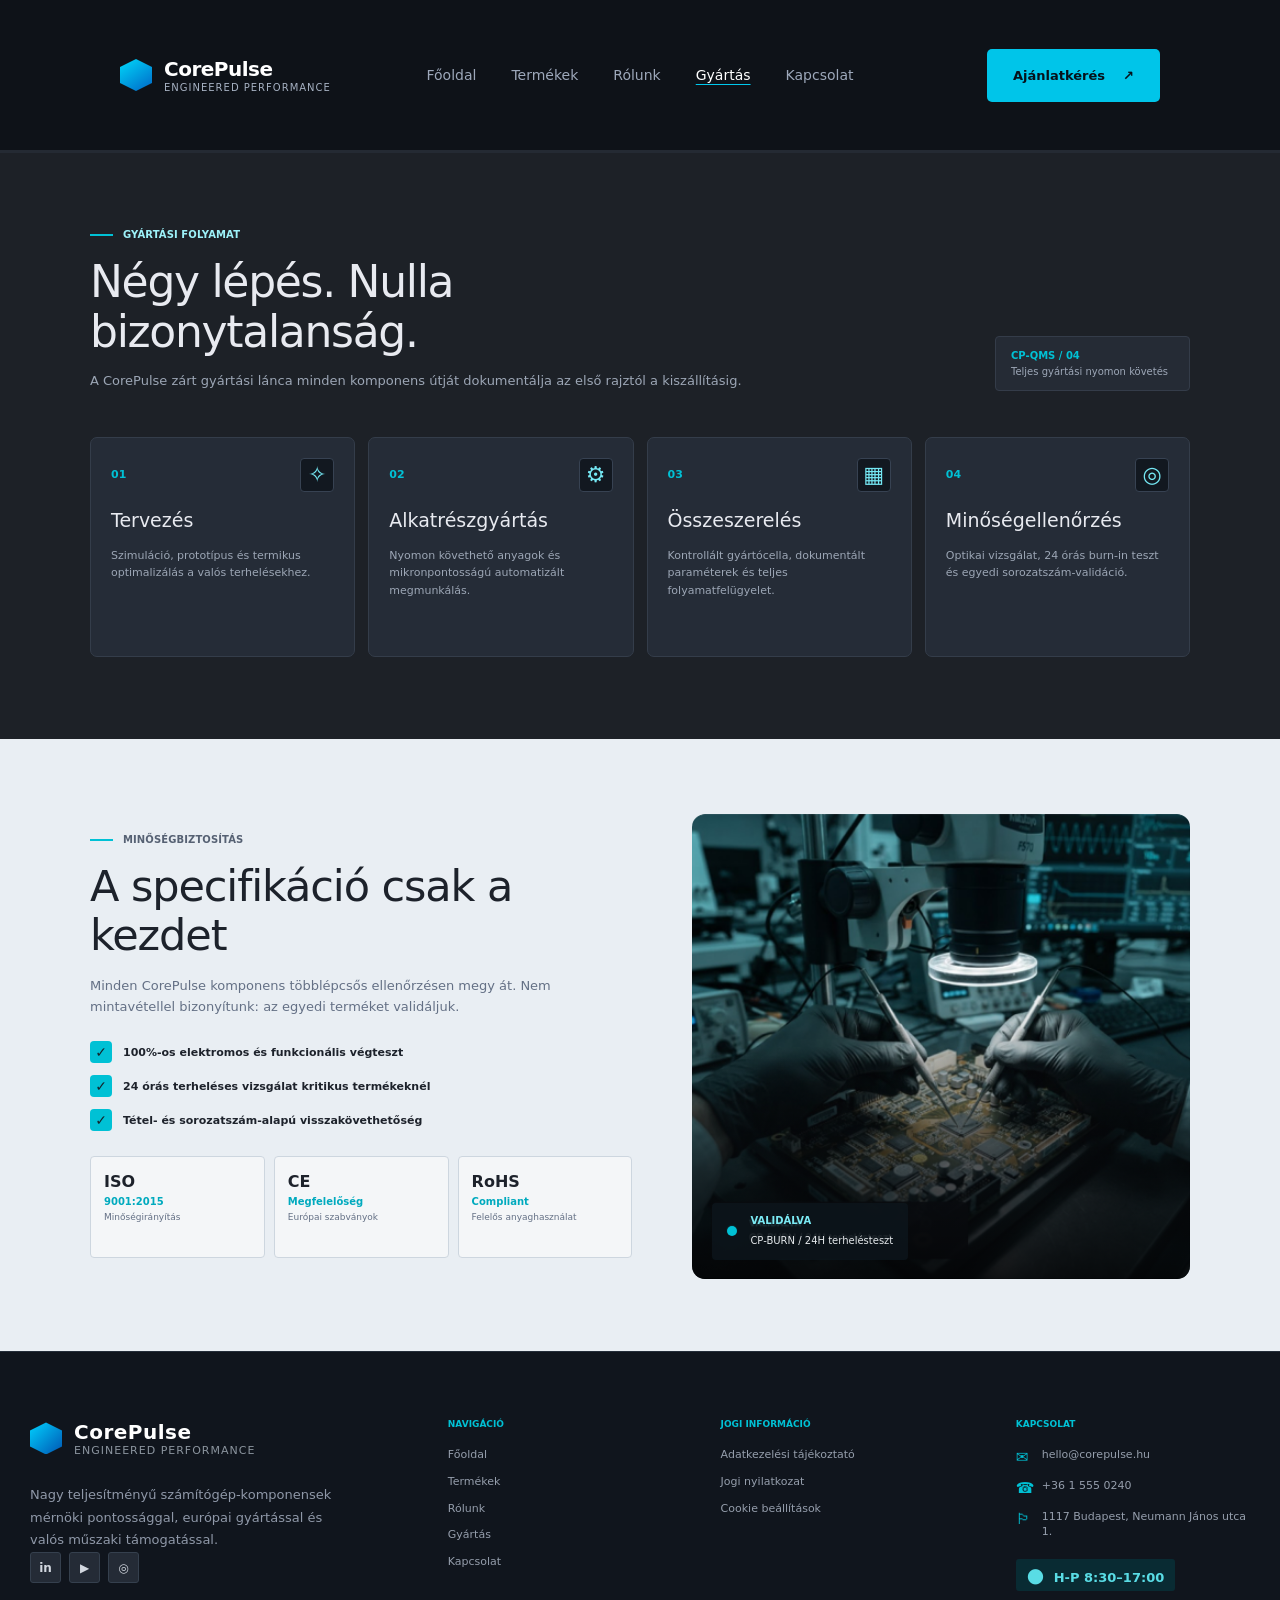
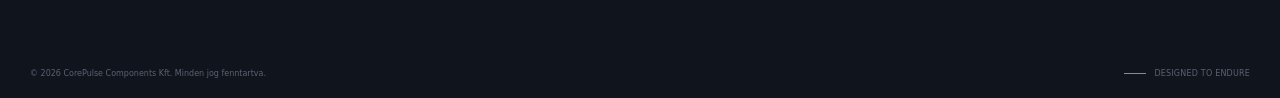
<file: pages/gyartasiFolyamat.html>
<!DOCTYPE html>
<html lang="hu">
<head>
  <meta charset="UTF-8">
  <meta name="viewport" content="width=device-width, initial-scale=1.0">

  <title>Gyártási folyamat | CorePulse</title>

  <link rel="preconnect" href="https://fonts.googleapis.com">
  <link rel="preconnect" href="https://fonts.gstatic.com" crossorigin>
  <link href="https://fonts.googleapis.com/css2?family=Inter:wght@400;500;600;700;800&display=swap" rel="stylesheet">

  <link rel="stylesheet" href="../css/style.css">
  <link rel="stylesheet" href="../css/gyartasiFolyamat.css">
<link rel="stylesheet" href="../css/animations.css">
</head>

<body>

  <header class="site-header">
    <div class="nav-inner">

      <a class="brand" href="../index.html" aria-label="CorePulse főoldal">
        <span class="brand-mark" aria-hidden="true"></span>

        <span class="brand-copy">
          <strong>CorePulse</strong>
          <small>ENGINEERED PERFORMANCE</small>
        </span>
      </a>

      <nav class="site-nav" aria-label="Fő navigáció">
        <a href="../index.html">Főoldal</a>
        <a href="termekek.html">Termékek</a>
        <a href="rolunk.html">Rólunk</a>
        <a class="active" href="gyartasiFolyamat.html" aria-current="page">Gyártás</a>
        <a href="kapcsolat.html">Kapcsolat</a>
      </nav>

      <a class="quote-button" href="kapcsolat.html">
        Ajánlatkérés
        <span aria-hidden="true">↗</span>
      </a>

    </div>
  </header>

  <main>

    <section class="process-section">
      <div class="container">

        <div class="process-header">
          <div>
            <div class="eyebrow">GYÁRTÁSI FOLYAMAT</div>

            <h1>
              Négy lépés. Nulla<br>
              bizonytalanság.
            </h1>

            <p>
              A CorePulse zárt gyártási lánca minden komponens útját
              dokumentálja az első rajztól a kiszállításig.
            </p>
          </div>

          <div class="tracking">
            <strong>CP-QMS / 04</strong>
            <span>Teljes gyártási nyomon követés</span>
          </div>
        </div>

        <div class="steps">

          <article class="step">
            <div class="step-top">
              <span>01</span>
              <span class="step-icon">✧</span>
            </div>

            <h2>Tervezés</h2>

            <p>
              Szimuláció, prototípus és termikus optimalizálás
              a valós terhelésekhez.
            </p>
          </article>

          <article class="step">
            <div class="step-top">
              <span>02</span>
              <span class="step-icon">⚙</span>
            </div>

            <h2>Alkatrészgyártás</h2>

            <p>
              Nyomon követhető anyagok és mikronpontosságú
              automatizált megmunkálás.
            </p>
          </article>

          <article class="step">
            <div class="step-top">
              <span>03</span>
              <span class="step-icon">▦</span>
            </div>

            <h2>Összeszerelés</h2>

            <p>
              Kontrollált gyártócella, dokumentált paraméterek
              és teljes folyamatfelügyelet.
            </p>
          </article>

          <article class="step">
            <div class="step-top">
              <span>04</span>
              <span class="step-icon">◎</span>
            </div>

            <h2>Minőségellenőrzés</h2>

            <p>
              Optikai vizsgálat, 24 órás burn-in teszt
              és egyedi sorozatszám-validáció.
            </p>
          </article>

        </div>
      </div>
    </section>

    <section class="quality-section">
      <div class="container quality-grid">

        <div class="quality-copy">

          <div class="eyebrow">MINŐSÉGBIZTOSÍTÁS</div>

          <h2>
            A specifikáció csak a<br>
            kezdet
          </h2>

          <p class="quality-intro">
            Minden CorePulse komponens többlépcsős ellenőrzésen
            megy át. Nem mintavétellel bizonyítunk:
            az egyedi terméket validáljuk.
          </p>

          <ul class="checks">
            <li>
              <span class="check-icon">✓</span>
              100%-os elektromos és funkcionális végteszt
            </li>

            <li>
              <span class="check-icon">✓</span>
              24 órás terheléses vizsgálat kritikus termékeknél
            </li>

            <li>
              <span class="check-icon">✓</span>
              Tétel- és sorozatszám-alapú visszakövethetőség
            </li>
          </ul>

          <div class="certificates">

            <div class="certificate">
              <strong>ISO</strong>
              <b>9001:2015</b>
              <span>Minőségirányítás</span>
            </div>

            <div class="certificate">
              <strong>CE</strong>
              <b>Megfelelőség</b>
              <span>Európai szabványok</span>
            </div>

            <div class="certificate">
              <strong>RoHS</strong>
              <b>Compliant</b>
              <span>Felelős anyaghasználat</span>
            </div>

          </div>
        </div>

        <div class="quality-visual">

          <img
            src="../img/minosegellenorzes.png"
            alt="Elektronikai áramkör ellenőrzése laboratóriumi mikroszkóppal"
          >

          <div class="image-label">
            <span class="status-dot"></span>

            <div>
              <strong>VALIDÁLVA</strong>
              <span>CP-BURN / 24H terhelésteszt</span>
            </div>
          </div>

        </div>

      </div>
    </section>

  </main>

<footer class="site-footer">
      <div class="container footer-main">

        <div class="footer-brand">
<a href="../index.html" class="logo footer-logo">
    <div class="logo-icon"></div>
    <div>
        CorePulse
        <span>ENGINEERED PERFORMANCE</span>
    </div>
</a>

          <p class="footer-description">
            Nagy teljesítményű számítógép-komponensek
            mérnöki pontossággal, európai gyártással és valós
            műszaki támogatással.
          </p>

          <div class="footer-socials" aria-label="Közösségi média">
            <a href="#" aria-label="LinkedIn" style="text-decoration: none;">in</a>
            <a href="https://www.youtube.com/@KriszhAdvice" aria-label="YouTube" target="_blank" style="text-decoration: none;">▶</a>
            <a href="https://www.instagram.com/kriszhadvice/" target="_blank" aria-label="Instagram" style="text-decoration: none;">◎</a>
          </div>
        </div>

        <div class="footer-column">
          <h3>NAVIGÁCIÓ</h3>
          <nav aria-label="Lábléc navigáció">
            <ul style="list-style: none;">
              <li><a href="../index.html">Főoldal</a></li>
              <li><a href="termekek.html">Termékek</a></li>
              <li><a href="rolunk.html">Rólunk</a></li>            
              <li><a href="gyartasiFolyamat.html">Gyártás</a></li>
              <li><a href="kapcsolat.html">Kapcsolat</a></li>
            </ul>
          </nav>
        </div>

        <div class="footer-column">
          <h3>JOGI INFORMÁCIÓ</h3>
          <ul style="text-decoration: none; list-style: none;">
            <li><a href="#"style="text-decoration: none;">Adatkezelési tájékoztató</a></li>
            <li><a href="#"style="text-decoration: none;">Jogi nyilatkozat</a></li>
            <li><a href="#"style="text-decoration: none;">Cookie beállítások</a></li>
          </ul>
        </div>

        <div class="footer-column footer-contact">
          <h3>KAPCSOLAT</h3>

          <ul>
            <li>
              <span class="footer-contact-icon" aria-hidden="true" id="footericon">✉</span>
              <a href="mailto:hello@corepulse.hu" style="text-decoration: none;">hello@corepulse.hu</a>
            </li>
            <li>
              <span class="footer-contact-icon" aria-hidden="true" id="footericon">☎</span>
              <a href="tel:+3615550240" style="text-decoration: none;"> +36 1 555 0240</a>
            </li>
            <li>
              <span class="footer-contact-icon" aria-hidden="true" id="footericon">🏳</span>
              <span>1117 Budapest, Neumann János utca 1.</span>
            </li>
          </ul>
<br>
          <p class="footer-hours">
            <span aria-hidden="true" style="font-size: 20px;">●</span>
            H-P 8:30–17:00
          </p>
        </div>
      </div>

      <div class="container footer-bottom">
        <p>© 2026 CorePulse Components Kft. Minden jog fenntartva.</p>

        <p class="footer-signature">
          <span></span>
          DESIGNED TO ENDURE
        </p>
      </div>
    </footer>
<script src="../js/animations.js"></script>
</body>
</html>
</file>
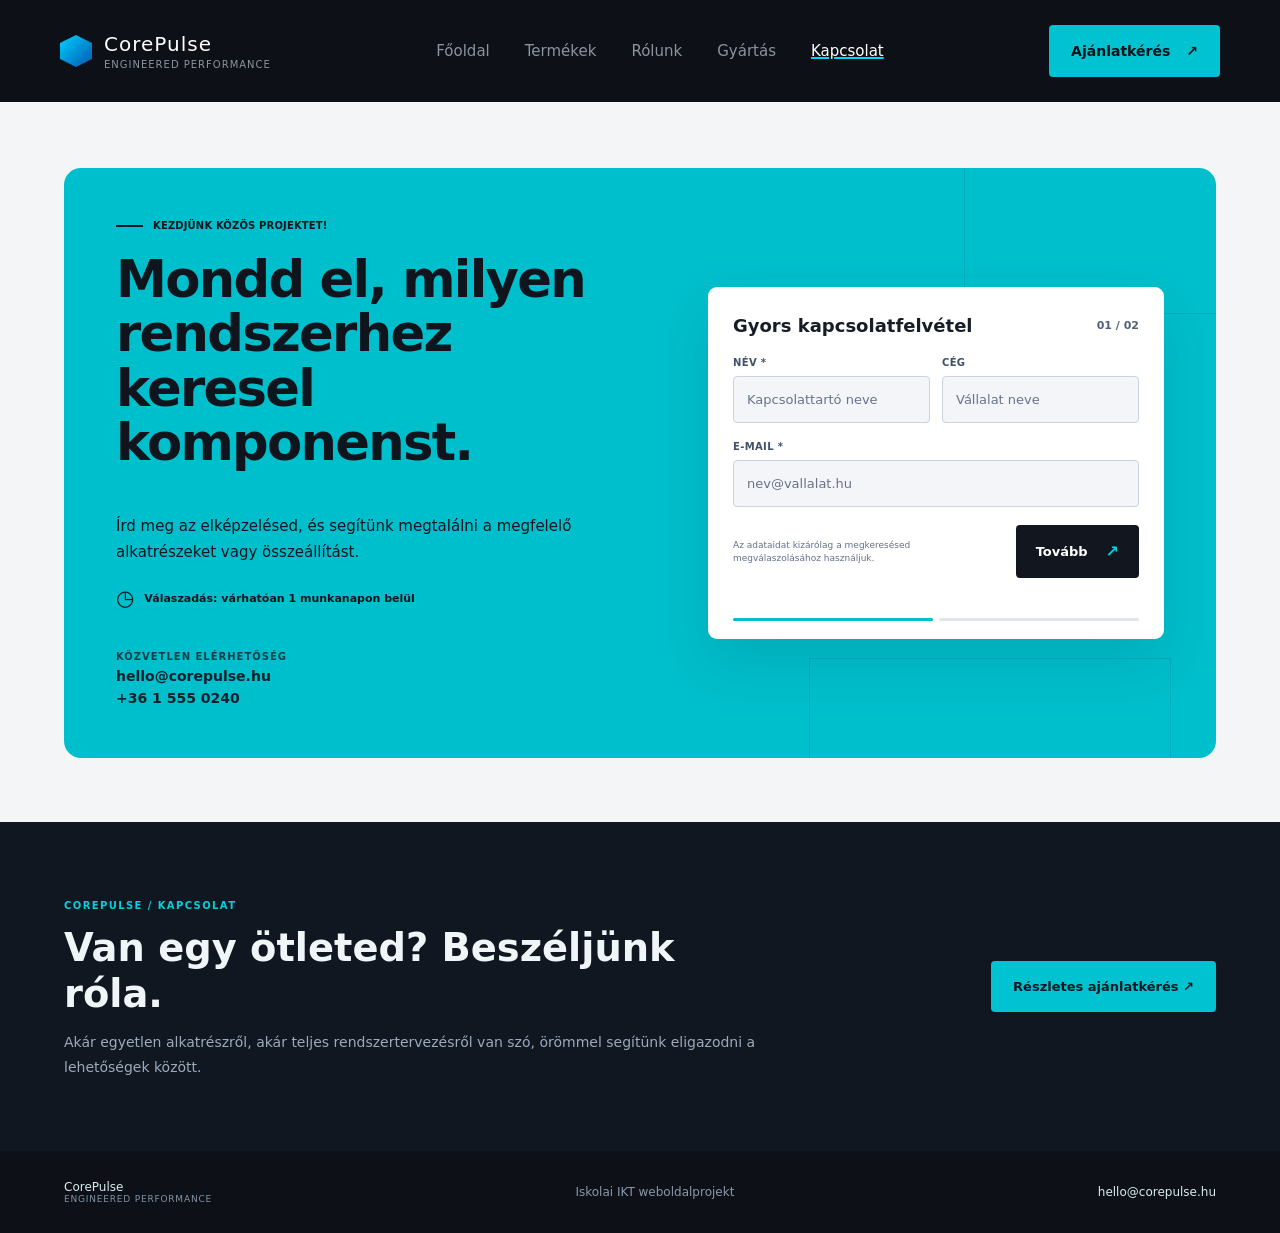
<file: pages/kapcsolat.html>
<!DOCTYPE html>
<html lang="hu">
<head>
  <meta charset="UTF-8">
  <meta name="viewport" content="width=device-width, initial-scale=1.0">
  <meta name="contact-api-url" content="">
  <meta name="description" content="Lépj kapcsolatba a CorePulse csapatával, kérj egyedi ajánlatot számítógép-alkatrészekre.">
  <title>Kapcsolat | CorePulse</title>
  <link rel="stylesheet" href="../css/style.css">
  <link rel="stylesheet" href="../css/kapcsolat.css">
  <link rel="stylesheet" href="../css/animations.css">
  <script src="../js/kapcsolat.js" defer></script>
</head>
<body class="contact-page">
  <header>
    <a class="logo" href="../index.html" aria-label="CorePulse főoldal">
      <span class="logo-icon" aria-hidden="true"></span>
      <span>CorePulse<small>ENGINEERED PERFORMANCE</small></span>
    </a>
    <nav class="main-nav" aria-label="Fő navigáció">
      <a href="../index.html">Főoldal</a>
      <a href="termekek.html">Termékek</a>
      <a href="rolunk.html">Rólunk</a>
      <a href="gyartasiFolyamat.html">Gyártás</a>
      <a href="kapcsolat.html" class="active" aria-current="page">Kapcsolat</a>
    </nav>
    <a class="cta-button" href="ajanlatkeres.html">Ajánlatkérés <span aria-hidden="true">↗</span></a>
  </header>

  <main>
    <section class="contact-hero" aria-labelledby="contact-title">
      <div class="contact-container">
        <div class="contact-hero-copy">
          <p class="contact-eyebrow"><span aria-hidden="true"></span> KEZDJÜNK KÖZÖS PROJEKTET!</p>
          <h1 id="contact-title">Mondd el, milyen rendszerhez keresel komponenst.</h1>
          <p class="contact-lead">Írd meg az elképzelésed, és segítünk megtalálni a megfelelő alkatrészeket vagy összeállítást.</p>
          <p class="contact-response"><span aria-hidden="true">◷</span> Válaszadás: várhatóan 1 munkanapon belül</p>
          <div class="contact-direct">
            <span>Közvetlen elérhetőség</span>
            <a href="mailto:hello@corepulse.hu">hello@corepulse.hu</a>
            <a href="tel:+3615550240">+36 1 555 0240</a>
          </div>
        </div>

        <div class="contact-card">
          <div class="contact-card-header">
            <h2>Gyors kapcsolatfelvétel</h2>
            <span id="contactStepCount">01 / 02</span>
          </div>
          <form id="contactForm" novalidate>
            <div class="contact-step" data-step="1">
              <div class="contact-field-grid">
                <label class="contact-field">
                  <span>NÉV *</span>
                  <input name="name" autocomplete="name" maxlength="100" placeholder="Kapcsolattartó neve" required>
                </label>
                <label class="contact-field">
                  <span>CÉG</span>
                  <input name="company" autocomplete="organization" maxlength="120" placeholder="Vállalat neve">
                </label>
              </div>
              <label class="contact-field">
                <span>E-MAIL *</span>
                <input name="email" type="email" autocomplete="email" maxlength="254" placeholder="nev@vallalat.hu" required>
              </label>
              <div class="contact-actions">
                <p>Az adataidat kizárólag a megkeresésed megválaszolásához használjuk.</p>
                <button class="contact-button" type="button" id="contactNext">Tovább <span aria-hidden="true">↗</span></button>
              </div>
            </div>

            <div class="contact-step" data-step="2" hidden>
              <div class="contact-field-grid">
                <label class="contact-field">
                  <span>TELEFON</span>
                  <input name="phone" type="tel" autocomplete="tel" maxlength="40" placeholder="+36 30 123 4567">
                </label>
                <label class="contact-field">
                  <span>TÉMA *</span>
                  <select name="subject" required>
                    <option value="">Válassz témát</option>
                    <option value="Termékinformáció">Termékinformáció</option>
                    <option value="Ajánlatkérés">Ajánlatkérés</option>
                    <option value="Együttműködés">Együttműködés</option>
                    <option value="Egyéb kérdés">Egyéb kérdés</option>
                  </select>
                </label>
              </div>
              <label class="contact-field">
                <span>ÜZENET *</span>
                <textarea name="message" rows="4" maxlength="3000" placeholder="Miben segíthetünk?" required></textarea>
              </label>
              <label class="contact-consent">
                <input name="consent" type="checkbox" required>
                <span>Hozzájárulok, hogy a megadott adataimat a megkeresésem megválaszolása céljából kezeljék. *</span>
              </label>
              <div class="contact-honey" aria-hidden="true">
                <label>Weboldal <input name="website" type="text" autocomplete="off" tabindex="-1"></label>
              </div>
              <div class="contact-actions contact-actions-second">
                <button class="contact-back" id="contactBack" type="button">← Vissza</button>
                <button class="contact-button" id="contactSubmit" type="submit">Üzenet küldése <span aria-hidden="true">↗</span></button>
              </div>
            </div>
          </form>
          <p id="contactStatus" class="contact-status" role="status" aria-live="polite"></p>
          <div class="contact-progress" aria-hidden="true"><span class="active"></span><span></span></div>
        </div>
      </div>
    </section>

    <section class="contact-extra" aria-label="Kapcsolatfelvételi lehetőségek">
      <div class="contact-extra-inner">
        <div>
          <span class="contact-section-label">COREPULSE / KAPCSOLAT</span>
          <h2>Van egy ötleted? Beszéljünk róla.</h2>
          <p>Akár egyetlen alkatrészről, akár teljes rendszertervezésről van szó, örömmel segítünk eligazodni a lehetőségek között.</p>
        </div>
        <a href="ajanlatkeres.html" class="contact-extra-link">Részletes ajánlatkérés <span aria-hidden="true">↗</span></a>
      </div>
    </section>
  </main>

  <footer class="contact-footer">
    <a href="../index.html">CorePulse <span>ENGINEERED PERFORMANCE</span></a>
    <p>Iskolai IKT weboldalprojekt</p>
    <a href="mailto:hello@corepulse.hu">hello@corepulse.hu</a>
  </footer>
  <script src="../js/animations.js"></script>
</body>
</html>
</file>
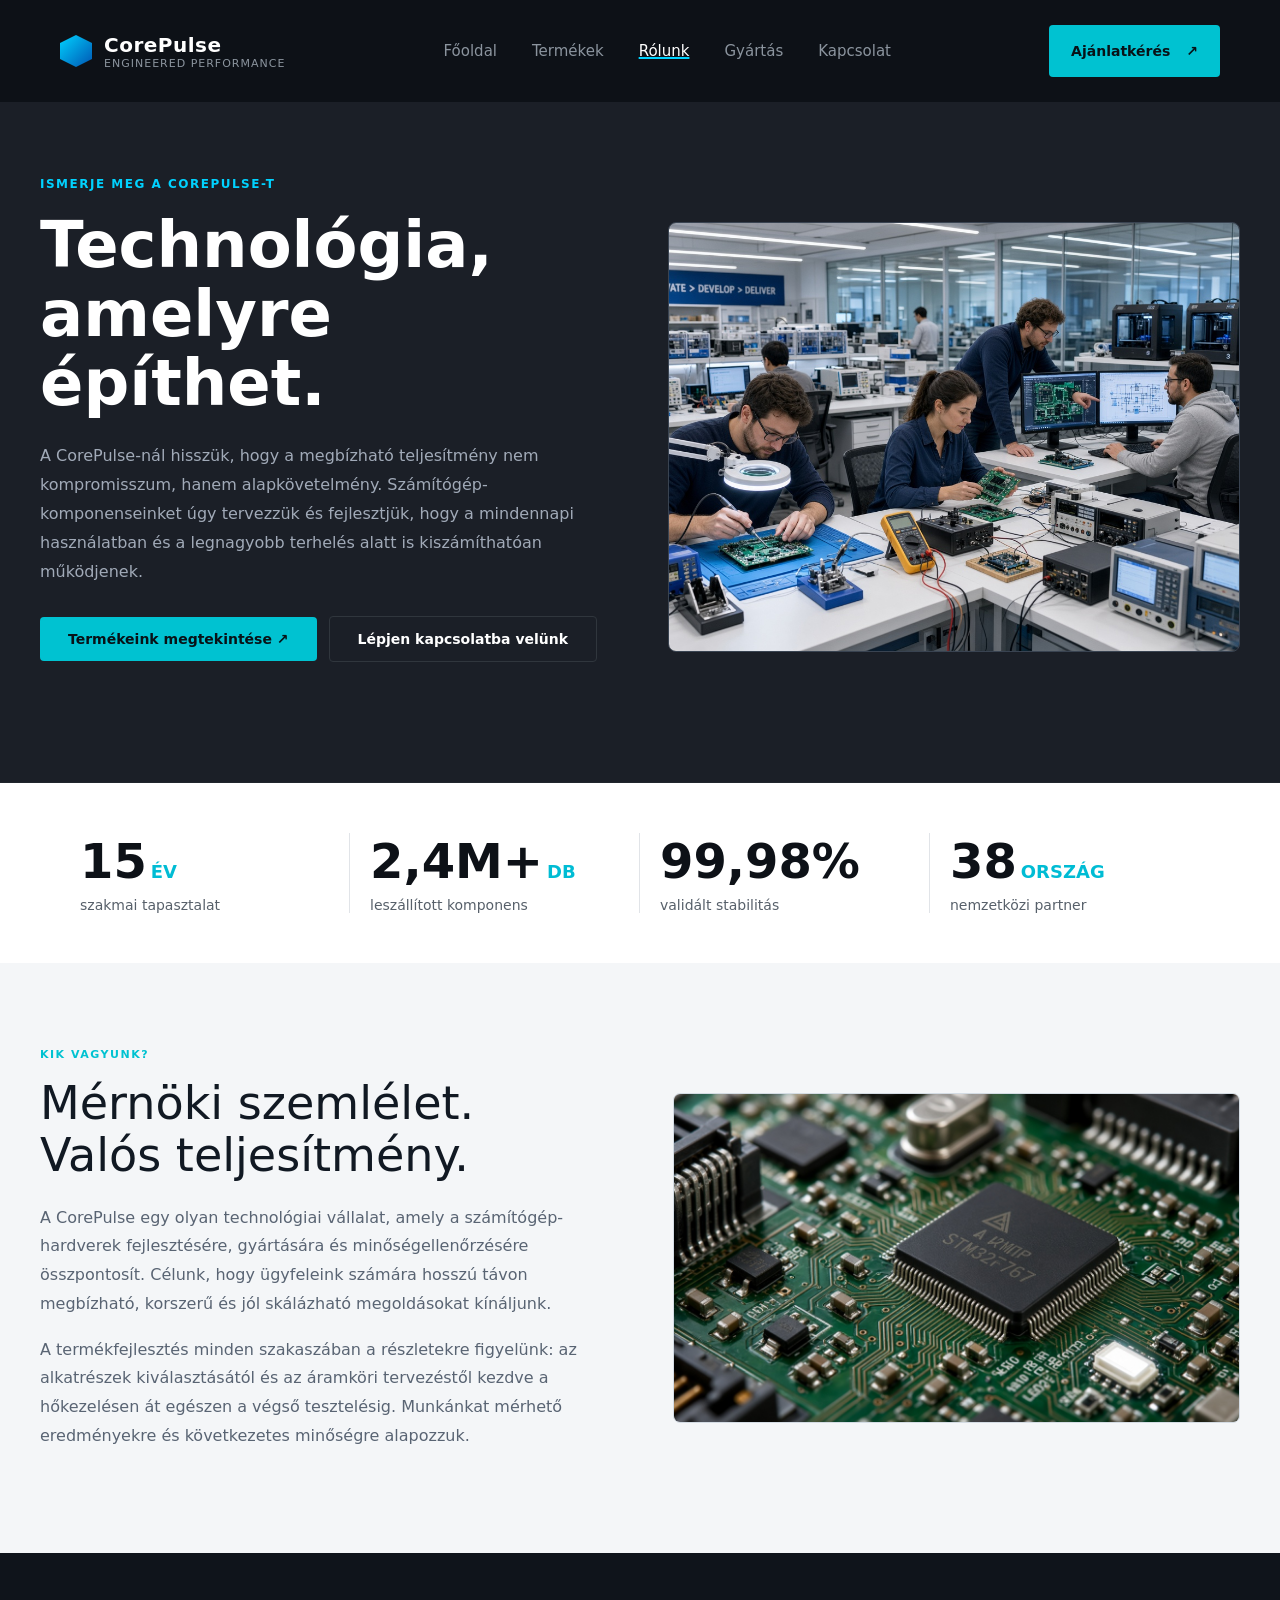
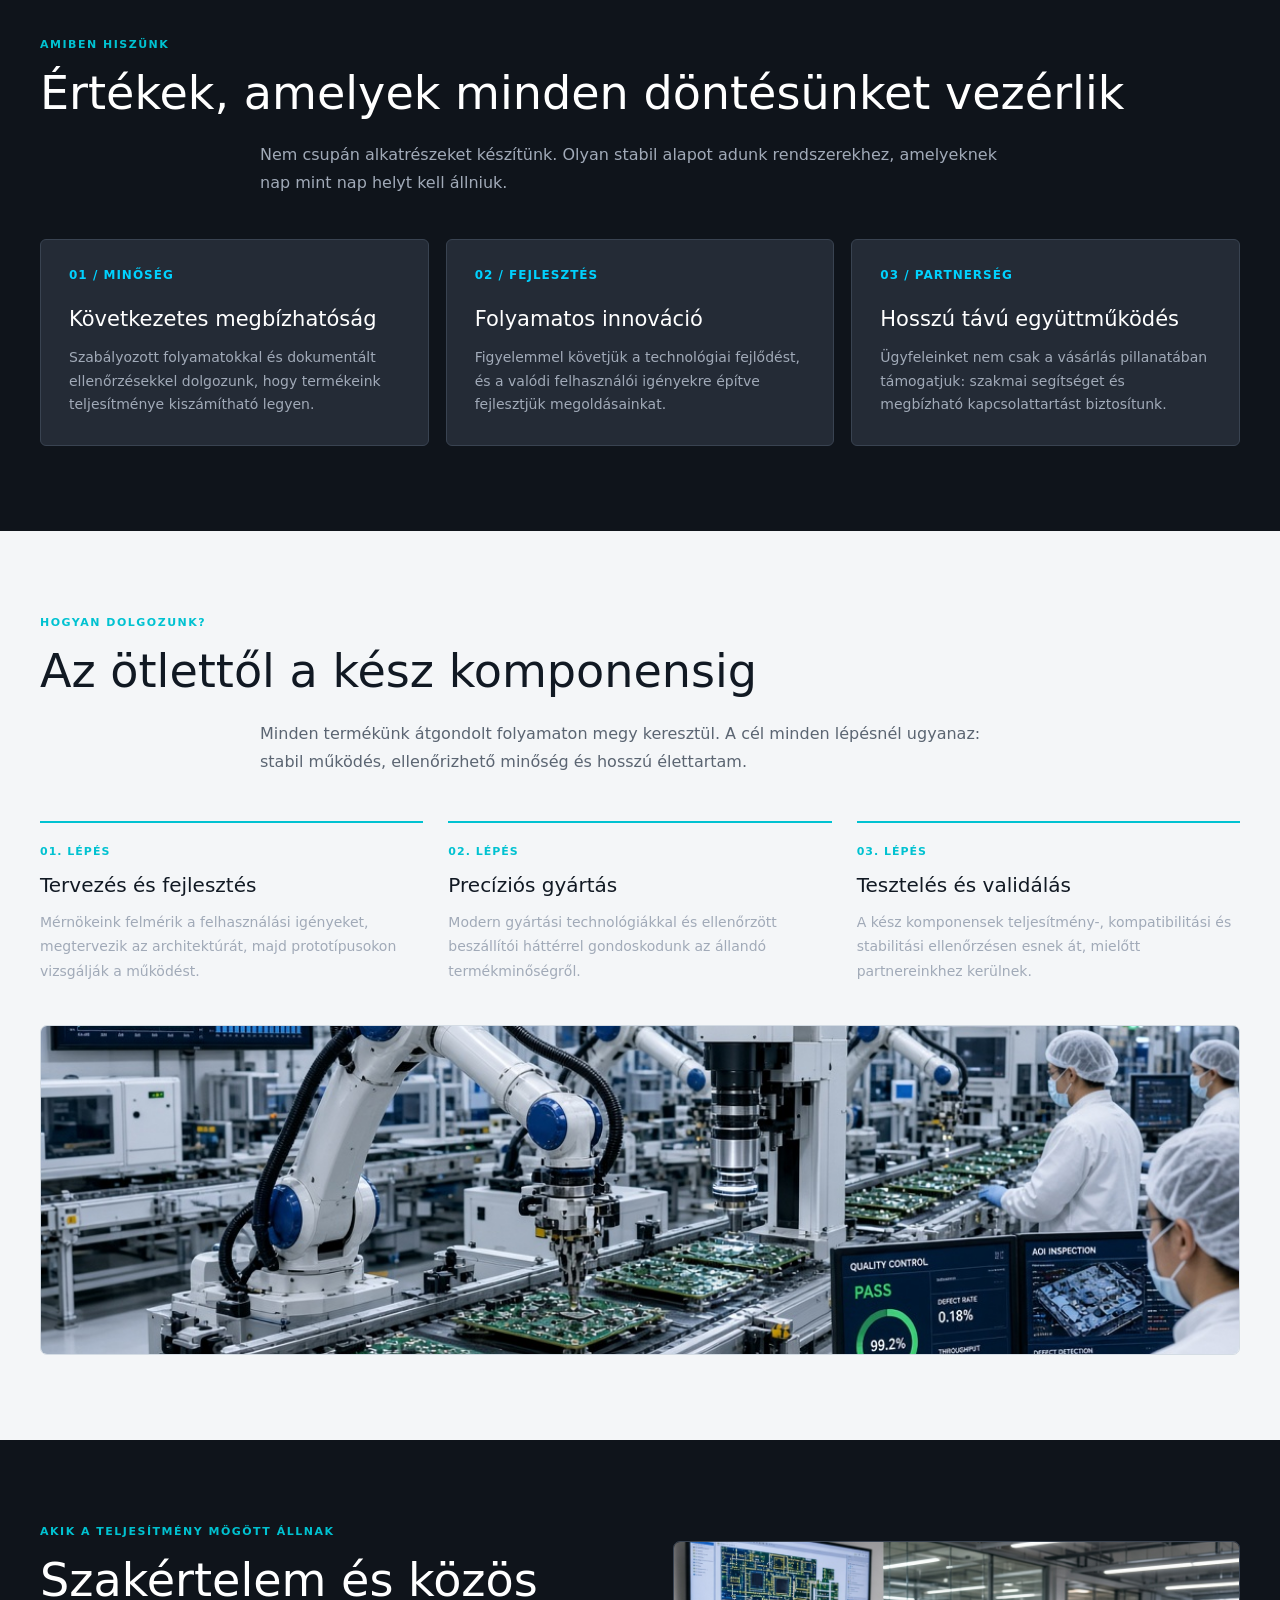
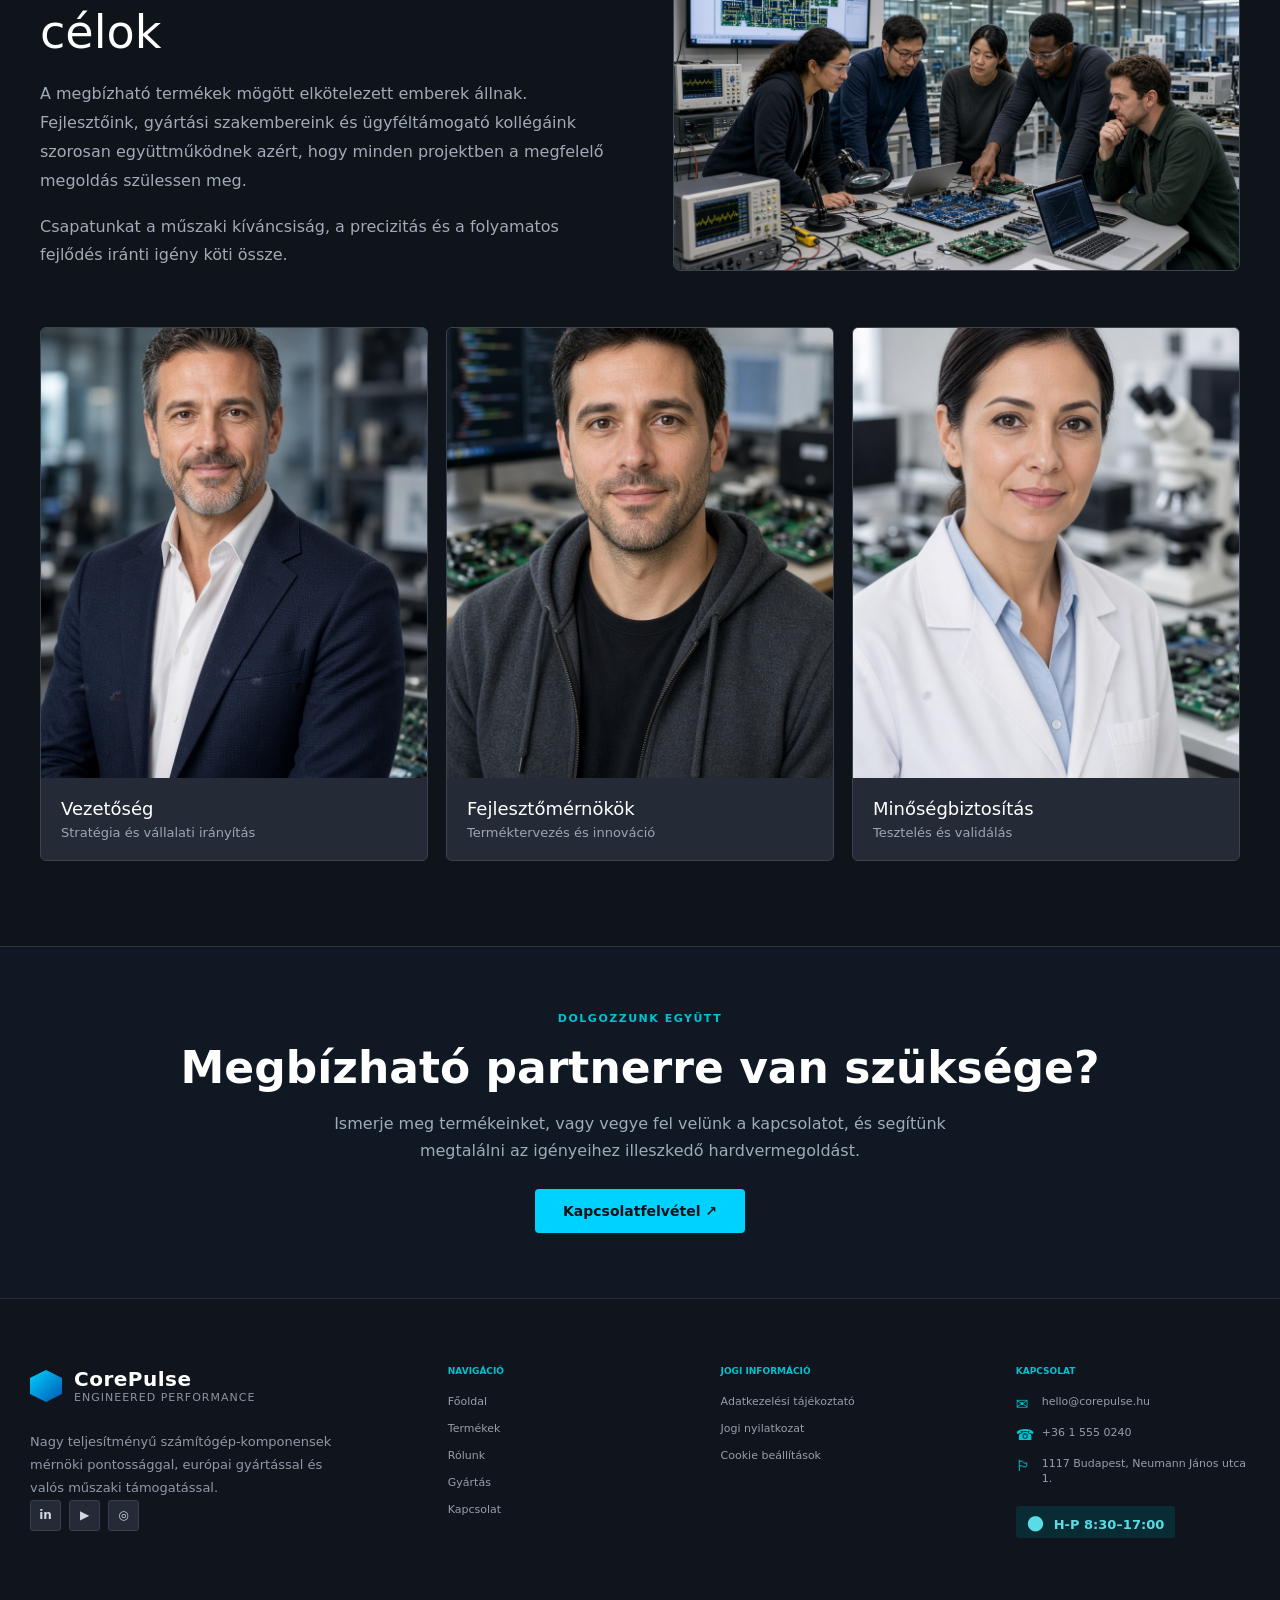
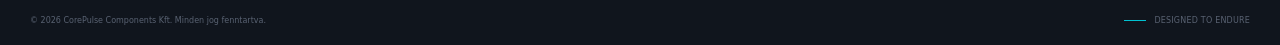
<file: pages/rolunk.html>
<!DOCTYPE html>
<html lang="hu">
<head>
<meta charset="UTF-8">
<meta name="viewport" content="width=device-width, initial-scale=1.0">
<link rel="stylesheet" href="../css/style.css">
<title>Rólunk | CorePulse</title>
<link rel="stylesheet" href="../css/rolunk.css">
<link rel="stylesheet" href="../css/animations.css">
</head>
<body>

<header>
  <a href="../index.html" class="logo" style="text-decoration:none;color:#fff;">
    <div class="logo-icon"></div>
    <div>CorePulse<span>ENGINEERED PERFORMANCE</span></div>
  </a>
  <nav class="main-nav">
    <a href="../index.html">Főoldal</a>
    <a href="termekek.html">Termékek</a>
    <a href="rolunk.html" class="active">Rólunk</a>
    <a href="gyartasiFolyamat.html">Gyártás</a>
    <a href="kapcsolat.html">Kapcsolat</a>
  </nav>
  <a class="cta-button" href="ajanlatkeres.html">Ajánlatkérés <span aria-hidden="true">↗</span></a>
</header>

<main>
  <section class="about-hero">
    <div>
      <div class="tagline">ISMERJE MEG A COREPULSE-T</div>
      <h1>Technológia,<br>amelyre építhet.</h1>
      <p>A CorePulse-nál hisszük, hogy a megbízható teljesítmény nem kompromisszum, hanem alapkövetelmény. Számítógép-komponenseinket úgy tervezzük és fejlesztjük, hogy a mindennapi használatban és a legnagyobb terhelés alatt is kiszámíthatóan működjenek.</p>
      <div class="hero-buttons" style="margin-top:30px;">
        <a href="termekek.html" class="btn-primary">Termékeink megtekintése ↗</a>
        <a href="kapcsolat.html" class="btn-secondary">Lépjen kapcsolatba velünk</a>
      </div>
    </div>
    <div class="about-hero-image">
      <img src="../img/about/rolunkkep1.jpg" alt="">
    </div>
  </section>

  <section class="stats-footer">
    <div class="stat-item">
      <div class="stat-number">15 <span>ÉV</span></div>
      <div class="stat-label">szakmai tapasztalat</div>
    </div>
    <div class="stat-item">
      <div class="stat-number">2,4M+ <span>DB</span></div>
      <div class="stat-label">leszállított komponens</div>
    </div>
    <div class="stat-item">
      <div class="stat-number">99,98%</div>
      <div class="stat-label">validált stabilitás</div>
    </div>
    <div class="stat-item">
      <div class="stat-number">38 <span>ORSZÁG</span></div>
      <div class="stat-label">nemzetközi partner</div>
    </div>
  </section>

  <section class="about-section light">
    <div class="about-two-col">
      <div class="about-copy">
        <div class="section-kicker">KIK VAGYUNK?</div>
        <h2 class="section-heading">Mérnöki szemlélet.<br>Valós teljesítmény.</h2>
        <p>A CorePulse egy olyan technológiai vállalat, amely a számítógép-hardverek fejlesztésére, gyártására és minőségellenőrzésére összpontosít. Célunk, hogy ügyfeleink számára hosszú távon megbízható, korszerű és jól skálázható megoldásokat kínáljunk.</p>
        <p>A termékfejlesztés minden szakaszában a részletekre figyelünk: az alkatrészek kiválasztásától és az áramköri tervezéstől kezdve a hőkezelésen át egészen a végső tesztelésig. Munkánkat mérhető eredményekre és következetes minőségre alapozzuk.</p>
      </div>
      <div class="about-photo">
        <img src="../img/about/rolunkkep2.jpg" alt="">
      </div>
    </div>
  </section>

  <section class="about-section dark">
    <div class="section-kicker">AMIBEN HISZÜNK</div>
    <h2 class="section-heading">Értékek, amelyek minden döntésünket vezérlik</h2>
    <p class="section-intro">Nem csupán alkatrészeket készítünk. Olyan stabil alapot adunk rendszerekhez, amelyeknek nap mint nap helyt kell állniuk.</p>

    <div class="values-grid">
      <article class="value-card">
        <div class="value-number">01 / MINŐSÉG</div>
        <h3>Következetes megbízhatóság</h3>
        <p>Szabályozott folyamatokkal és dokumentált ellenőrzésekkel dolgozunk, hogy termékeink teljesítménye kiszámítható legyen.</p>
      </article>

      <article class="value-card">
        <div class="value-number">02 / FEJLESZTÉS</div>
        <h3>Folyamatos innováció</h3>
        <p>Figyelemmel követjük a technológiai fejlődést, és a valódi felhasználói igényekre építve fejlesztjük megoldásainkat.</p>
      </article>

      <article class="value-card">
        <div class="value-number">03 / PARTNERSÉG</div>
        <h3>Hosszú távú együttműködés</h3>
        <p>Ügyfeleinket nem csak a vásárlás pillanatában támogatjuk: szakmai segítséget és megbízható kapcsolattartást biztosítunk.</p>
      </article>
    </div>
  </section>

  <section class="about-section light">
    <div class="section-kicker">HOGYAN DOLGOZUNK?</div>
    <h2 class="section-heading">Az ötlettől a kész komponensig</h2>
    <p class="section-intro">Minden termékünk átgondolt folyamaton megy keresztül. A cél minden lépésnél ugyanaz: stabil működés, ellenőrizhető minőség és hosszú élettartam.</p>

    <div class="timeline">
      <article class="timeline-item">
        <div class="step">01. LÉPÉS</div>
        <h3>Tervezés és fejlesztés</h3>
        <p>Mérnökeink felmérik a felhasználási igényeket, megtervezik az architektúrát, majd prototípusokon vizsgálják a működést.</p>
      </article>

      <article class="timeline-item">
        <div class="step">02. LÉPÉS</div>
        <h3>Precíziós gyártás</h3>
        <p>Modern gyártási technológiákkal és ellenőrzött beszállítói háttérrel gondoskodunk az állandó termékminőségről.</p>
      </article>

      <article class="timeline-item">
        <div class="step">03. LÉPÉS</div>
        <h3>Tesztelés és validálás</h3>
        <p>A kész komponensek teljesítmény-, kompatibilitási és stabilitási ellenőrzésen esnek át, mielőtt partnereinkhez kerülnek.</p>
      </article>
    </div>

    <div class="about-photo" style="margin-top:42px;min-height:290px;">
      <img src="../img/about/rolunkkep3.jpg" alt="">
    </div>
  </section>

  <section class="about-section dark">
    <div class="about-two-col">
      <div class="about-copy">
        <div class="section-kicker">AKIK A TELJESÍTMÉNY MÖGÖTT ÁLLNAK</div>
        <h2 class="section-heading">Szakértelem és közös célok</h2>
        <p>A megbízható termékek mögött elkötelezett emberek állnak. Fejlesztőink, gyártási szakembereink és ügyféltámogató kollégáink szorosan együttműködnek azért, hogy minden projektben a megfelelő megoldás szülessen meg.</p>
        <p>Csapatunkat a műszaki kíváncsiság, a precizitás és a folyamatos fejlődés iránti igény köti össze.</p>
      </div>

      <div class="about-photo">
        <img src="../img/about/rolunkkep4.jpg" alt="">
      </div>
    </div>

    <div class="team-grid">
      <article class="team-card">
        <div class="team-photo">
          <img src="../img/about/rolunkkep5.jpg" alt="">
        </div>
        <div class="team-info">
          <h3>Vezetőség</h3>
          <p>Stratégia és vállalati irányítás</p>
        </div>
      </article>

      <article class="team-card">
        <div class="team-photo">
          <img src="../img/about/rolunkkep6.jpg" alt="">
        </div>
        <div class="team-info">
          <h3>Fejlesztőmérnökök</h3>
          <p>Terméktervezés és innováció</p>
        </div>
      </article>

      <article class="team-card">
        <div class="team-photo">
          <img src="../img/about/rolunkkep7.jpg" alt="">
        </div>
        <div class="team-info">
          <h3>Minőségbiztosítás</h3>
          <p>Tesztelés és validálás</p>
        </div>
      </article>
    </div>
  </section>

  <section class="about-cta">
    <div class="section-kicker">DOLGOZZUNK EGYÜTT</div>
    <h2>Megbízható partnerre van szüksége?</h2>
    <p>Ismerje meg termékeinket, vagy vegye fel velünk a kapcsolatot, és segítünk megtalálni az igényeihez illeszkedő hardvermegoldást.</p>
    <a href="kapcsolat.html" class="btn-primary">Kapcsolatfelvétel ↗</a>
  </section>
</main>

<footer class="site-footer">
      <div class="container footer-main">

        <div class="footer-brand">
<a href="../index.html" class="logo footer-logo">
    <div class="logo-icon"></div>
    <div>
        CorePulse
        <span>ENGINEERED PERFORMANCE</span>
    </div>
</a>

          <p class="footer-description">
            Nagy teljesítményű számítógép-komponensek
            mérnöki pontossággal, európai gyártással és valós
            műszaki támogatással.
          </p>

          <div class="footer-socials" aria-label="Közösségi média">
            <a href="#" aria-label="LinkedIn" style="text-decoration: none;">in</a>
            <a href="https://www.youtube.com/@KriszhAdvice" aria-label="YouTube" target="_blank" style="text-decoration: none;">▶</a>
            <a href="https://www.instagram.com/kriszhadvice/" target="_blank" aria-label="Instagram" style="text-decoration: none;">◎</a>
          </div>
        </div>

        <div class="footer-column">
          <h3>NAVIGÁCIÓ</h3>
          <nav aria-label="Lábléc navigáció">
            <ul style="list-style: none;">
              <li><a href="../index.html">Főoldal</a></li>
              <li><a href="termekek.html">Termékek</a></li>
              <li><a href="rolunk.html">Rólunk</a></li>            
              <li><a href="gyartasiFolyamat.html">Gyártás</a></li>
              <li><a href="kapcsolat.html">Kapcsolat</a></li>
            </ul>
          </nav>
        </div>

        <div class="footer-column">
          <h3>JOGI INFORMÁCIÓ</h3>
          <ul style="text-decoration: none; list-style: none;">
            <li><a href="#"style="text-decoration: none;">Adatkezelési tájékoztató</a></li>
            <li><a href="#"style="text-decoration: none;">Jogi nyilatkozat</a></li>
            <li><a href="#"style="text-decoration: none;">Cookie beállítások</a></li>
          </ul>
        </div>

        <div class="footer-column footer-contact">
          <h3>KAPCSOLAT</h3>

          <ul>
            <li>
              <span class="footer-contact-icon" aria-hidden="true" id="footericon">✉</span>
              <a href="mailto:hello@corepulse.hu" style="text-decoration: none;">hello@corepulse.hu</a>
            </li>
            <li>
              <span class="footer-contact-icon" aria-hidden="true" id="footericon">☎</span>
              <a href="tel:+3615550240" style="text-decoration: none;"> +36 1 555 0240</a>
            </li>
            <li>
              <span class="footer-contact-icon" aria-hidden="true" id="footericon">🏳</span>
              <span>1117 Budapest, Neumann János utca 1.</span>
            </li>
          </ul>
<br>
          <p class="footer-hours">
            <span aria-hidden="true" style="font-size: 20px;">●</span>
            H-P 8:30–17:00
          </p>
        </div>
      </div>

      <div class="container footer-bottom">
        <p>© 2026 CorePulse Components Kft. Minden jog fenntartva.</p>

        <p class="footer-signature">
          <span></span>
          DESIGNED TO ENDURE
        </p>
      </div>
    </footer>

<script src="../js/animations.js"></script>
</body>
</html>
</file>
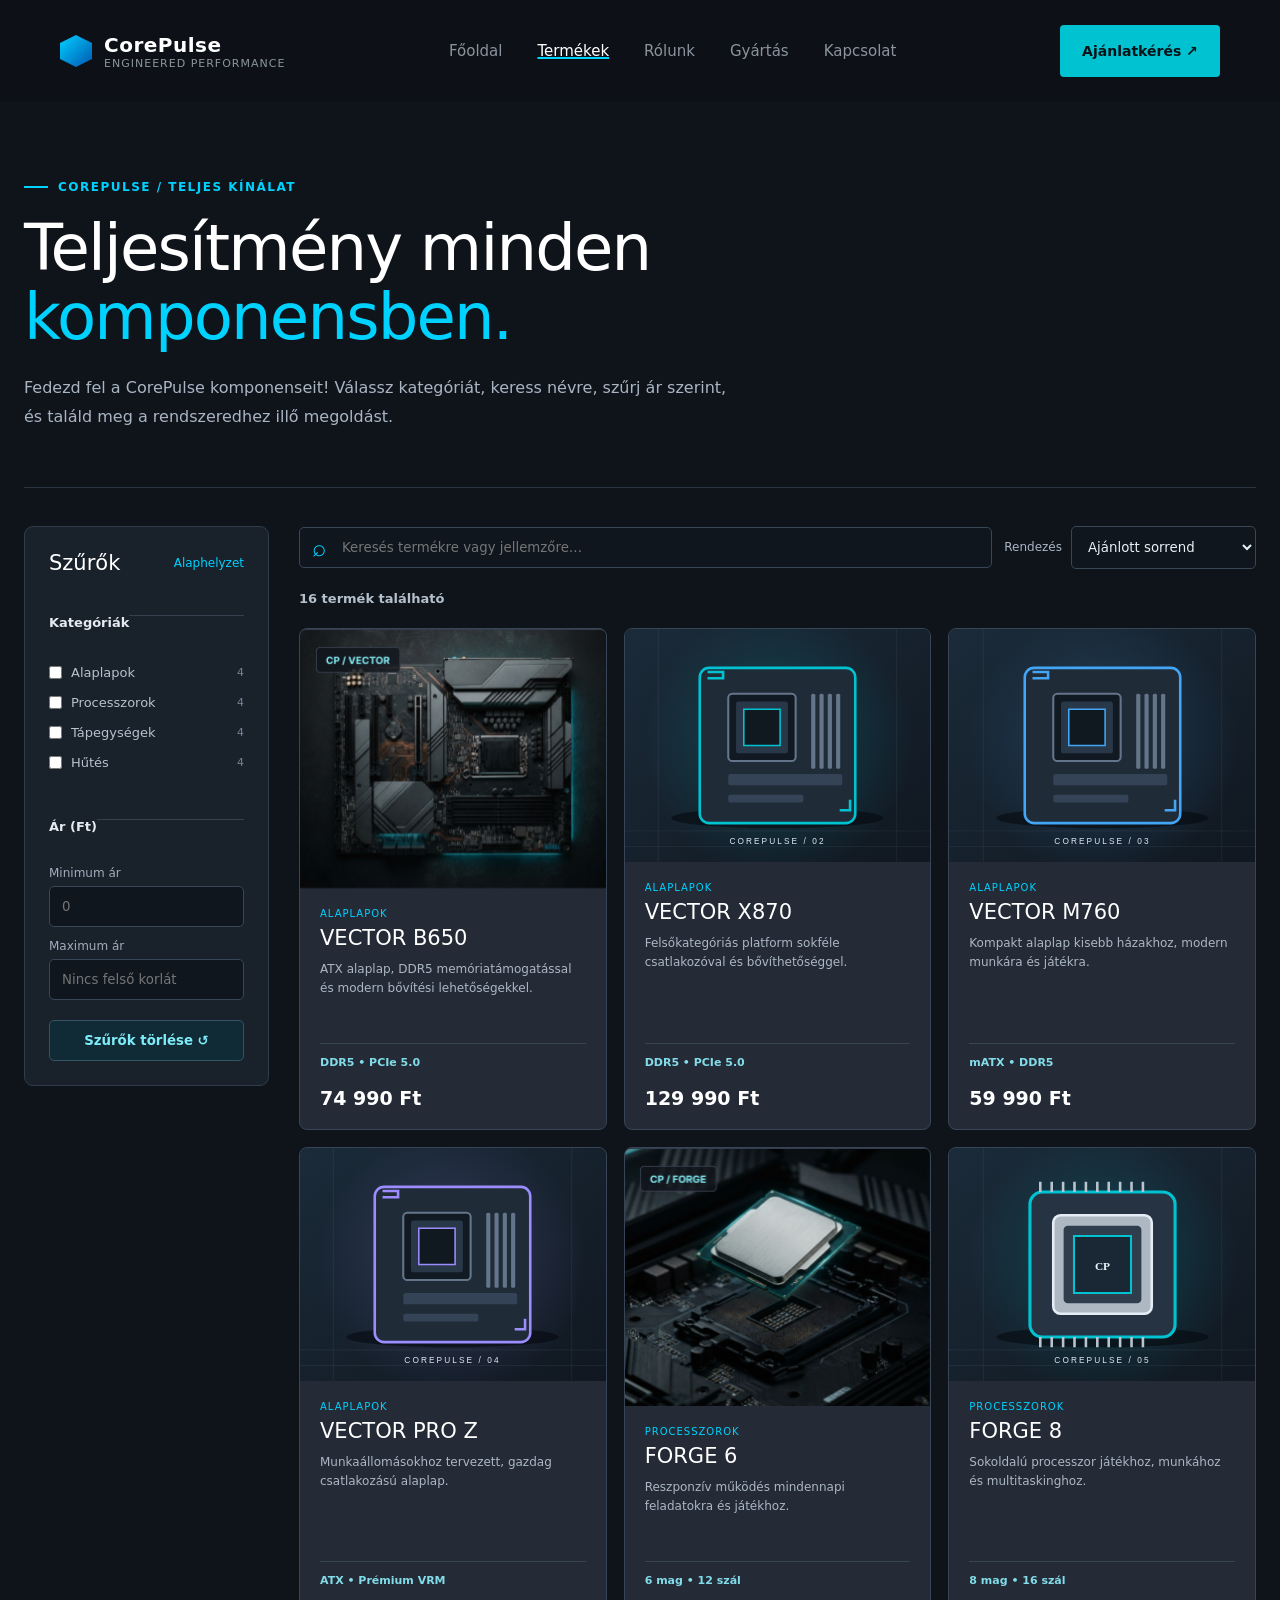
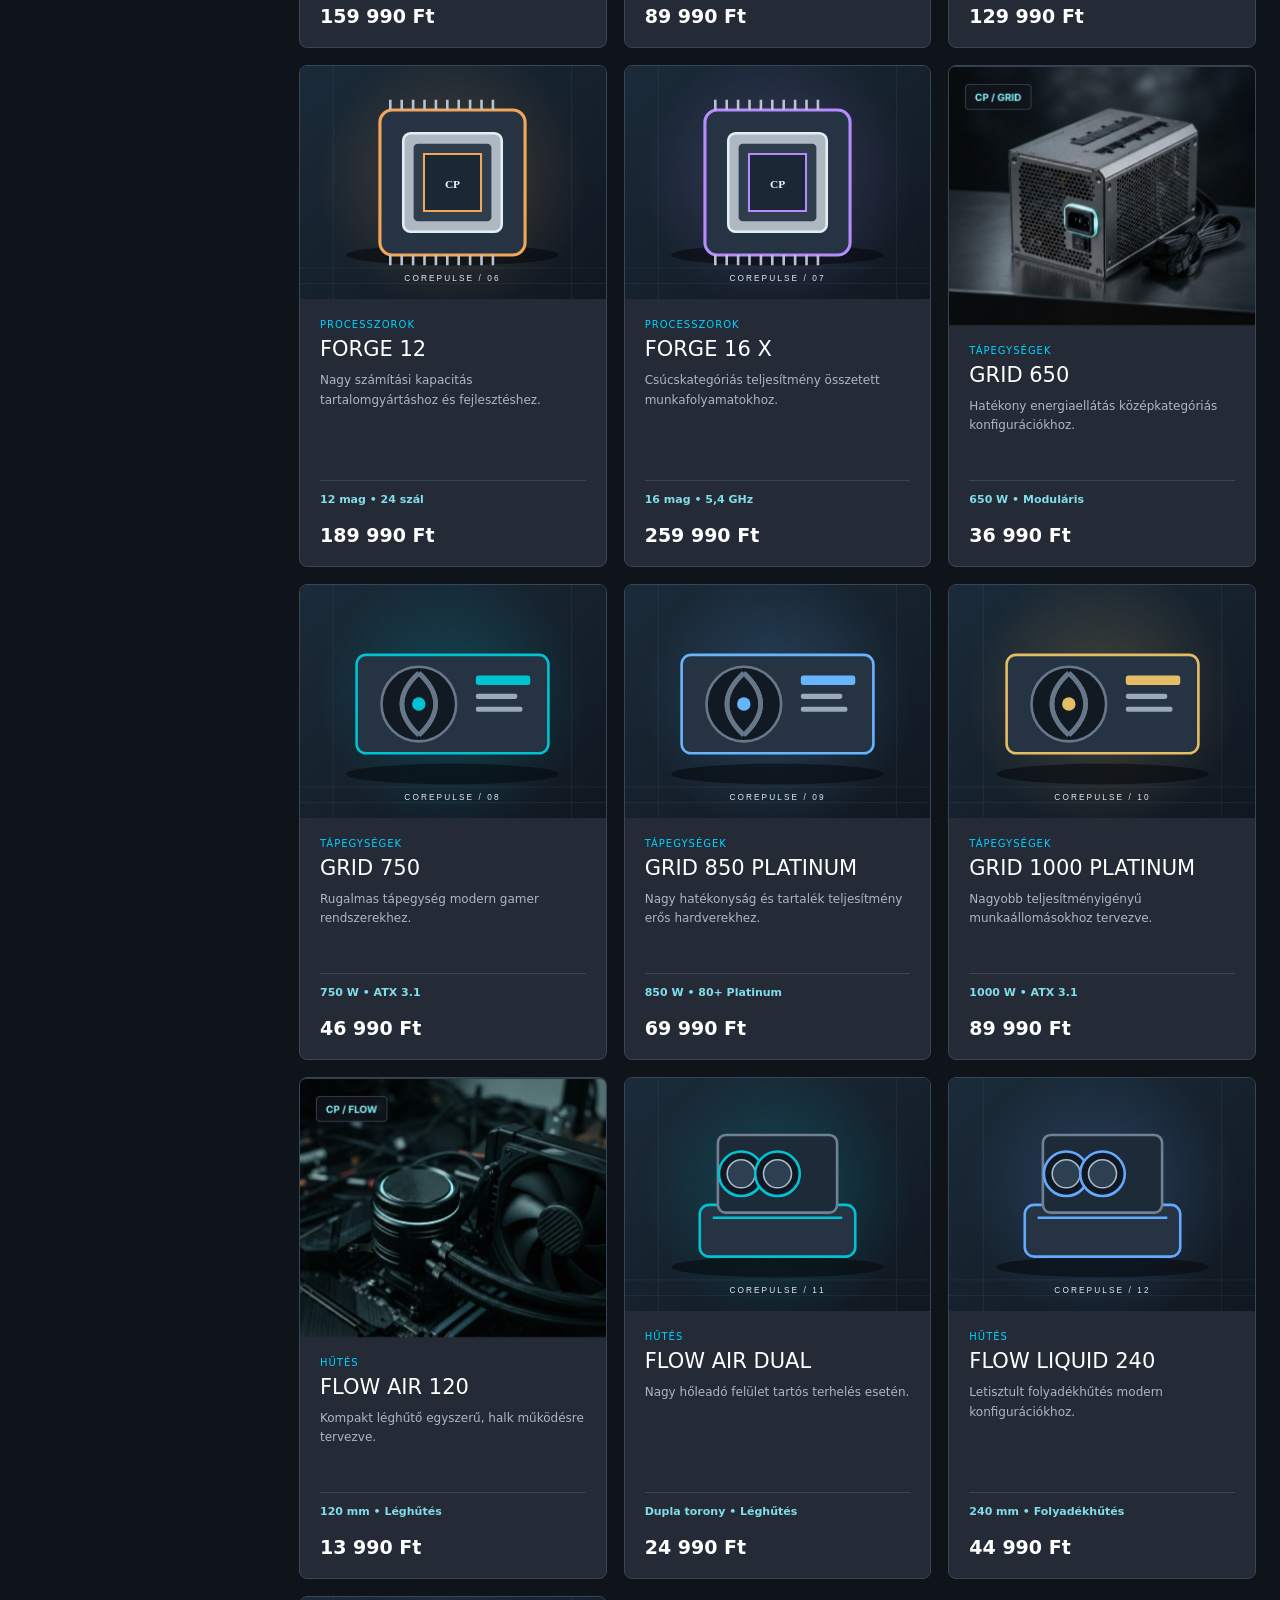
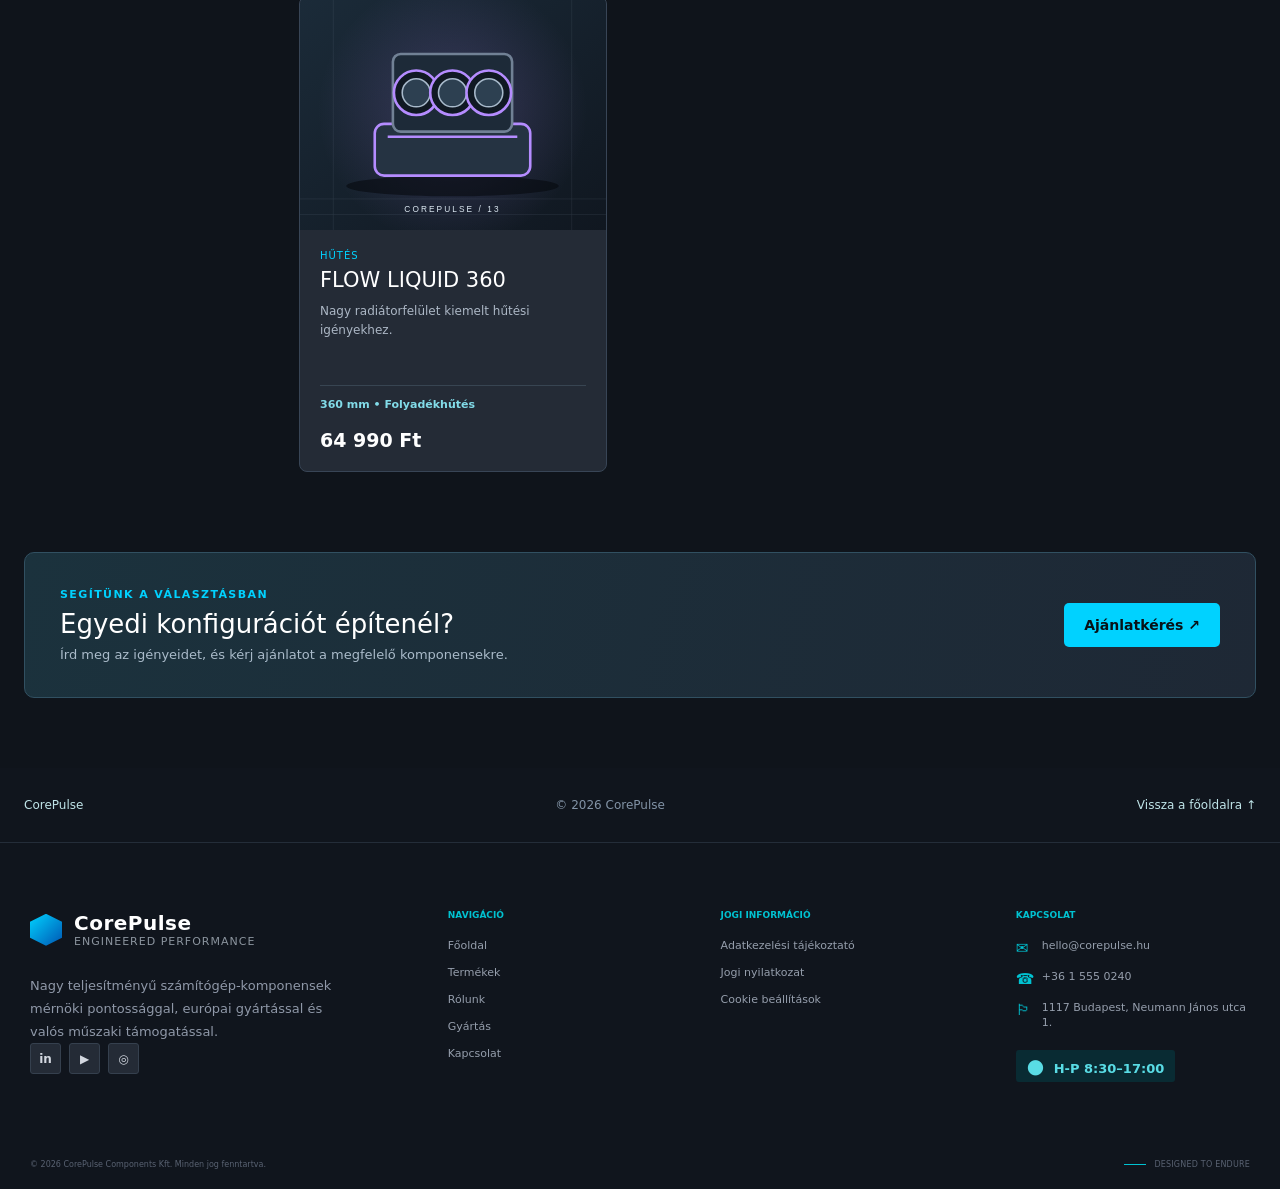
<file: pages/termekek.html>
<!DOCTYPE html>

<html lang="hu">
<head>
<meta charset="utf-8"/>
<meta content="width=device-width, initial-scale=1" name="viewport"/>
<title>
   Termékek | CorePulse
  </title>
<link href="../css/style.css" rel="stylesheet"/>
<link href="../css/termekek.css" rel="stylesheet"/>
<link rel="stylesheet" href="../css/animations.css">
</head>
<body>
<header>
<a class="logo catalog-logo" href="../index.html">
<div class="logo-icon">
</div>
<div>
     CorePulse
     <span>
      ENGINEERED PERFORMANCE
     </span>
</div>
</a>
<nav class="main-nav">
<a href="../index.html">
     Főoldal
    </a>
<a class="active" href="termekek.html">
     Termékek
    </a>
<a href="rolunk.html">
     Rólunk
    </a>
<a href="gyartasiFolyamat.html">
     Gyártás
    </a>
<a href="kapcsolat.html">
     Kapcsolat
    </a>
</nav>
<a class="cta-button" href="ajanlatkeres.html">
    Ajánlatkérés ↗
   </a>
</header>
<main class="catalog-main">
<section class="catalog-intro">
<div class="tag">
     COREPULSE / TELJES KÍNÁLAT
    </div>
<h1>
     Teljesítmény minden
     <br/>
<em>
      komponensben.
     </em>
</h1>
<p>
     Fedezd fel a CorePulse komponenseit! Válassz kategóriát, keress névre, szűrj ár szerint, és találd meg a rendszeredhez illő megoldást.
    </p>
</section>
<div class="catalog-layout">
<aside aria-label="Termékszűrők" class="catalog-sidebar">
<div class="catalog-filter-header">
<h2>
       Szűrők
      </h2>
<button id="resetTop" type="button">
       Alaphelyzet
      </button>
</div>
<fieldset>
<legend>
       Kategóriák
      </legend>
<label class="filter-check">
<input class="category-checkbox" type="checkbox" value="alaplap"/>
       Alaplapok
       <small>
        4
       </small>
</label>
<label class="filter-check">
<input class="category-checkbox" type="checkbox" value="processzor"/>
       Processzorok
       <small>
        4
       </small>
</label>
<label class="filter-check">
<input class="category-checkbox" type="checkbox" value="tapegyseg"/>
       Tápegységek
       <small>
        4
       </small>
</label>
<label class="filter-check">
<input class="category-checkbox" type="checkbox" value="hutes"/>
       Hűtés
       <small>
        4
       </small>
</label>
</fieldset>
<fieldset>
<legend>
       Ár (Ft)
      </legend>
<label class="price-label" for="minPrice">
       Minimum ár
      </label>
<input id="minPrice" inputmode="numeric" min="0" placeholder="0" step="1000" type="number"/>
<label class="price-label" for="maxPrice">
       Maximum ár
      </label>
<input id="maxPrice" inputmode="numeric" min="0" placeholder="Nincs felső korlát" step="1000" type="number"/>
</fieldset>
<button class="reset-btn" id="resetFilters" type="button">
      Szűrők törlése ↺
     </button>
</aside>
<section aria-label="Terméklista" class="catalog-results">
<div class="catalog-tools">
<label class="catalog-search">
<span aria-hidden="true">
        ⌕
       </span>
<input aria-label="Termékkeresés" id="searchInput" placeholder="Keresés termékre vagy jellemzőre…" type="search"/>
</label>
<label class="catalog-sort">
       Rendezés
       <select id="sortOrder">
<option value="default">
         Ajánlott sorrend
        </option>
<option value="price-asc">
         Ár: növekvő
        </option>
<option value="price-desc">
         Ár: csökkenő
        </option>
<option value="name">
         Név szerint A–Z
        </option>
</select>
</label>
</div>
<div class="catalog-results-info">
<p aria-live="polite" id="resultCount">
       16 termék található
      </p>
</div>
<div class="catalog-grid" id="catalogGrid">
<article class="catalog-card" data-category="alaplap" data-name="vector b650" data-price="74990" data-search="vector b650 alaplapok ddr5 • pcie 5.0 atx alaplap, ddr5 memóriatámogatással és modern bővítési lehetőségekkel.">
<div class="catalog-image">
<img alt="VECTOR B650" loading="lazy" src="../img/alaplapok.png"/>
</div>
<div class="catalog-card-body">
<p class="catalog-kind">
         Alaplapok
        </p>
<h3>
         VECTOR B650
        </h3>
<p class="catalog-description">
         ATX alaplap, DDR5 memóriatámogatással és modern bővítési lehetőségekkel.
        </p>
<div class="catalog-spec">
         DDR5 • PCIe 5.0
        </div>
<div class="catalog-bottom">
<strong>
          74 990 Ft
         </strong>
</div>
</div>
</article>
<article class="catalog-card" data-category="alaplap" data-name="vector x870" data-price="129990" data-search="vector x870 alaplapok ddr5 • pcie 5.0 felsőkategóriás platform sokféle csatlakozóval és bővíthetőséggel.">
<div class="catalog-image">
<img alt="VECTOR X870" loading="lazy" src="../img/products/motherboard.svg"/>
</div>
<div class="catalog-card-body">
<p class="catalog-kind">
         Alaplapok
        </p>
<h3>
         VECTOR X870
        </h3>
<p class="catalog-description">
         Felsőkategóriás platform sokféle csatlakozóval és bővíthetőséggel.
        </p>
<div class="catalog-spec">
         DDR5 • PCIe 5.0
        </div>
<div class="catalog-bottom">
<strong>
          129 990 Ft
         </strong>
</div>
</div>
</article>
<article class="catalog-card" data-category="alaplap" data-name="vector m760" data-price="59990" data-search="vector m760 alaplapok matx • ddr5 kompakt alaplap kisebb házakhoz, modern munkára és játékra.">
<div class="catalog-image">
<img alt="VECTOR M760" loading="lazy" src="../img/products/motherboard-compact.svg"/>
</div>
<div class="catalog-card-body">
<p class="catalog-kind">
         Alaplapok
        </p>
<h3>
         VECTOR M760
        </h3>
<p class="catalog-description">
         Kompakt alaplap kisebb házakhoz, modern munkára és játékra.
        </p>
<div class="catalog-spec">
         mATX • DDR5
        </div>
<div class="catalog-bottom">
<strong>
          59 990 Ft
         </strong>
</div>
</div>
</article>
<article class="catalog-card" data-category="alaplap" data-name="vector pro z" data-price="159990" data-search="vector pro z alaplapok atx • prémium vrm munkaállomásokhoz tervezett, gazdag csatlakozású alaplap.">
<div class="catalog-image">
<img alt="VECTOR PRO Z" loading="lazy" src="../img/products/motherboard-premium.svg"/>
</div>
<div class="catalog-card-body">
<p class="catalog-kind">
         Alaplapok
        </p>
<h3>
         VECTOR PRO Z
        </h3>
<p class="catalog-description">
         Munkaállomásokhoz tervezett, gazdag csatlakozású alaplap.
        </p>
<div class="catalog-spec">
         ATX • Prémium VRM
        </div>
<div class="catalog-bottom">
<strong>
          159 990 Ft
         </strong>
</div>
</div>
</article>
<article class="catalog-card" data-category="processzor" data-name="forge 6" data-price="89990" data-search="forge 6 processzorok 6 mag • 12 szál reszponzív működés mindennapi feladatokra és játékhoz.">
<div class="catalog-image">
<img alt="FORGE 6" loading="lazy" src="../img/processzorok.png"/>
</div>
<div class="catalog-card-body">
<p class="catalog-kind">
         Processzorok
        </p>
<h3>
         FORGE 6
        </h3>
<p class="catalog-description">
         Reszponzív működés mindennapi feladatokra és játékhoz.
        </p>
<div class="catalog-spec">
         6 mag • 12 szál
        </div>
<div class="catalog-bottom">
<strong>
          89 990 Ft
         </strong>
</div>
</div>
</article>
<article class="catalog-card" data-category="processzor" data-name="forge 8" data-price="129990" data-search="forge 8 processzorok 8 mag • 16 szál sokoldalú processzor játékhoz, munkához és multitaskinghoz.">
<div class="catalog-image">
<img alt="FORGE 8" loading="lazy" src="../img/products/cpu-8.svg"/>
</div>
<div class="catalog-card-body">
<p class="catalog-kind">
         Processzorok
        </p>
<h3>
         FORGE 8
        </h3>
<p class="catalog-description">
         Sokoldalú processzor játékhoz, munkához és multitaskinghoz.
        </p>
<div class="catalog-spec">
         8 mag • 16 szál
        </div>
<div class="catalog-bottom">
<strong>
          129 990 Ft
         </strong>
</div>
</div>
</article>
<article class="catalog-card" data-category="processzor" data-name="forge 12" data-price="189990" data-search="forge 12 processzorok 12 mag • 24 szál nagy számítási kapacitás tartalomgyártáshoz és fejlesztéshez.">
<div class="catalog-image">
<img alt="FORGE 12" loading="lazy" src="../img/products/cpu-12.svg"/>
</div>
<div class="catalog-card-body">
<p class="catalog-kind">
         Processzorok
        </p>
<h3>
         FORGE 12
        </h3>
<p class="catalog-description">
         Nagy számítási kapacitás tartalomgyártáshoz és fejlesztéshez.
        </p>
<div class="catalog-spec">
         12 mag • 24 szál
        </div>
<div class="catalog-bottom">
<strong>
          189 990 Ft
         </strong>
</div>
</div>
</article>
<article class="catalog-card" data-category="processzor" data-name="forge 16 x" data-price="259990" data-search="forge 16 x processzorok 16 mag • 5,4 ghz csúcskategóriás teljesítmény összetett munkafolyamatokhoz.">
<div class="catalog-image">
<img alt="FORGE 16 X" loading="lazy" src="../img/products/cpu-16.svg"/>
</div>
<div class="catalog-card-body">
<p class="catalog-kind">
         Processzorok
        </p>
<h3>
         FORGE 16 X
        </h3>
<p class="catalog-description">
         Csúcskategóriás teljesítmény összetett munkafolyamatokhoz.
        </p>
<div class="catalog-spec">
         16 mag • 5,4 GHz
        </div>
<div class="catalog-bottom">
<strong>
          259 990 Ft
         </strong>
</div>
</div>
</article>
<article class="catalog-card" data-category="tapegyseg" data-name="grid 650" data-price="36990" data-search="grid 650 tápegységek 650 w • moduláris hatékony energiaellátás középkategóriás konfigurációkhoz.">
<div class="catalog-image">
<img alt="GRID 650" loading="lazy" src="../img/tapegysegek.png"/>
</div>
<div class="catalog-card-body">
<p class="catalog-kind">
         Tápegységek
        </p>
<h3>
         GRID 650
        </h3>
<p class="catalog-description">
         Hatékony energiaellátás középkategóriás konfigurációkhoz.
        </p>
<div class="catalog-spec">
         650 W • Moduláris
        </div>
<div class="catalog-bottom">
<strong>
          36 990 Ft
         </strong>
</div>
</div>
</article>
<article class="catalog-card" data-category="tapegyseg" data-name="grid 750" data-price="46990" data-search="grid 750 tápegységek 750 w • atx 3.1 rugalmas tápegység modern gamer rendszerekhez.">
<div class="catalog-image">
<img alt="GRID 750" loading="lazy" src="../img/products/psu-750.svg"/>
</div>
<div class="catalog-card-body">
<p class="catalog-kind">
         Tápegységek
        </p>
<h3>
         GRID 750
        </h3>
<p class="catalog-description">
         Rugalmas tápegység modern gamer rendszerekhez.
        </p>
<div class="catalog-spec">
         750 W • ATX 3.1
        </div>
<div class="catalog-bottom">
<strong>
          46 990 Ft
         </strong>
</div>
</div>
</article>
<article class="catalog-card" data-category="tapegyseg" data-name="grid 850 platinum" data-price="69990" data-search="grid 850 platinum tápegységek 850 w • 80+ platinum nagy hatékonyság és tartalék teljesítmény erős hardverekhez.">
<div class="catalog-image">
<img alt="GRID 850 PLATINUM" loading="lazy" src="../img/products/psu-850.svg"/>
</div>
<div class="catalog-card-body">
<p class="catalog-kind">
         Tápegységek
        </p>
<h3>
         GRID 850 PLATINUM
        </h3>
<p class="catalog-description">
         Nagy hatékonyság és tartalék teljesítmény erős hardverekhez.
        </p>
<div class="catalog-spec">
         850 W • 80+ Platinum
        </div>
<div class="catalog-bottom">
<strong>
          69 990 Ft
         </strong>
</div>
</div>
</article>
<article class="catalog-card" data-category="tapegyseg" data-name="grid 1000 platinum" data-price="89990" data-search="grid 1000 platinum tápegységek 1000 w • atx 3.1 nagyobb teljesítményigényű munkaállomásokhoz tervezve.">
<div class="catalog-image">
<img alt="GRID 1000 PLATINUM" loading="lazy" src="../img/products/psu-1000.svg"/>
</div>
<div class="catalog-card-body">
<p class="catalog-kind">
         Tápegységek
        </p>
<h3>
         GRID 1000 PLATINUM
        </h3>
<p class="catalog-description">
         Nagyobb teljesítményigényű munkaállomásokhoz tervezve.
        </p>
<div class="catalog-spec">
         1000 W • ATX 3.1
        </div>
<div class="catalog-bottom">
<strong>
          89 990 Ft
         </strong>
</div>
</div>
</article>
<article class="catalog-card" data-category="hutes" data-name="flow air 120" data-price="13990" data-search="flow air 120 hűtés 120 mm • léghűtés kompakt léghűtő egyszerű, halk működésre tervezve.">
<div class="catalog-image">
<img alt="FLOW AIR 120" loading="lazy" src="../img/hutes.png"/>
</div>
<div class="catalog-card-body">
<p class="catalog-kind">
         Hűtés
        </p>
<h3>
         FLOW AIR 120
        </h3>
<p class="catalog-description">
         Kompakt léghűtő egyszerű, halk működésre tervezve.
        </p>
<div class="catalog-spec">
         120 mm • Léghűtés
        </div>
<div class="catalog-bottom">
<strong>
          13 990 Ft
         </strong>
</div>
</div>
</article>
<article class="catalog-card" data-category="hutes" data-name="flow air dual" data-price="24990" data-search="flow air dual hűtés dupla torony • léghűtés nagy hőleadó felület tartós terhelés esetén.">
<div class="catalog-image">
<img alt="FLOW AIR DUAL" loading="lazy" src="../img/products/air-dual.svg"/>
</div>
<div class="catalog-card-body">
<p class="catalog-kind">
         Hűtés
        </p>
<h3>
         FLOW AIR DUAL
        </h3>
<p class="catalog-description">
         Nagy hőleadó felület tartós terhelés esetén.
        </p>
<div class="catalog-spec">
         Dupla torony • Léghűtés
        </div>
<div class="catalog-bottom">
<strong>
          24 990 Ft
         </strong>
</div>
</div>
</article>
<article class="catalog-card" data-category="hutes" data-name="flow liquid 240" data-price="44990" data-search="flow liquid 240 hűtés 240 mm • folyadékhűtés letisztult folyadékhűtés modern konfigurációkhoz.">
<div class="catalog-image">
<img alt="FLOW LIQUID 240" loading="lazy" src="../img/products/liquid-240.svg"/>
</div>
<div class="catalog-card-body">
<p class="catalog-kind">
         Hűtés
        </p>
<h3>
         FLOW LIQUID 240
        </h3>
<p class="catalog-description">
         Letisztult folyadékhűtés modern konfigurációkhoz.
        </p>
<div class="catalog-spec">
         240 mm • Folyadékhűtés
        </div>
<div class="catalog-bottom">
<strong>
          44 990 Ft
         </strong>
</div>
</div>
</article>
<article class="catalog-card" data-category="hutes" data-name="flow liquid 360" data-price="64990" data-search="flow liquid 360 hűtés 360 mm • folyadékhűtés nagy radiátorfelület kiemelt hűtési igényekhez.">
<div class="catalog-image">
<img alt="FLOW LIQUID 360" loading="lazy" src="../img/products/liquid-360.svg"/>
</div>
<div class="catalog-card-body">
<p class="catalog-kind">
         Hűtés
        </p>
<h3>
         FLOW LIQUID 360
        </h3>
<p class="catalog-description">
         Nagy radiátorfelület kiemelt hűtési igényekhez.
        </p>
<div class="catalog-spec">
         360 mm • Folyadékhűtés
        </div>
<div class="catalog-bottom">
<strong>
          64 990 Ft
         </strong>
</div>
</div>
</article>
</div>
<div class="catalog-empty" hidden="" id="emptyState">
<h2>
       Nincs találat
      </h2>
<p>
       Próbálj más keresést vagy módosítsd a szűrőket.
      </p>
<button id="resetEmpty" type="button">
       Összes termék mutatása
      </button>
</div>
</section>
</div>
<section class="catalog-help">
<div>
<p class="catalog-overline">
      SEGÍTÜNK A VÁLASZTÁSBAN
     </p>
<h2>
      Egyedi konfigurációt építenél?
     </h2>
<p>
      Írd meg az igényeidet, és kérj ajánlatot a megfelelő komponensekre.
     </p>
</div>
<a class="dialog-cta" href="ajanlatkeres.html">
     Ajánlatkérés ↗
    </a>
</section>
</main>
<footer class="catalog-footer">
<a href="../index.html">
    CorePulse
   </a>
<span>
    © 2026 CorePulse
   </span>
<a href="../index.html">
    Vissza a főoldalra ↑
   </a>
</footer>
<dialog aria-labelledby="adat1-cim" class="product-dialog" id="adat1">
<button aria-label="Bezárás" class="dialog-close" onclick="bezaras('adat1')">
    ×
   </button>
<div class="dialog-visual">
<img alt="VECTOR B650" src="../img/alaplapok.png"/>
</div>
<div class="dialog-body">
<span class="dialog-category">
     COREPULSE / ALAPLAPOK
    </span>
<p class="dialog-eyebrow">
     MÉRNÖKI PONTOSSÁG. ÁTGONDOLT TELJESÍTMÉNY.
    </p>
<h2 id="adat1-cim">
     VECTOR B650
    </h2>
<p>
     ATX alaplap, DDR5 memóriatámogatással és modern bővítési lehetőségekkel. A CorePulse termékportfólió részeként a kiegyensúlyozott rendszerépítésre és megbízható működésre helyezi a hangsúlyt.
    </p>
<div class="dialog-tags">
<span>
      DDR5 • PCIe 5.0
     </span>
<span>
      Bemutató termék
     </span>
</div>
<p class="catalog-dialog-price">
     Irányár: 74 990 Ft
    </p>
<a class="dialog-cta" href="ajanlatkeres.html?termek=VECTOR%20B650">
     Ajánlatkérés ↗
    </a>
</div>
</dialog>
<dialog aria-labelledby="adat2-cim" class="product-dialog" id="adat2">
<button aria-label="Bezárás" class="dialog-close" onclick="bezaras('adat2')">
    ×
   </button>
<div class="dialog-visual">
<img alt="VECTOR X870" src="../img/products/motherboard.svg"/>
</div>
<div class="dialog-body">
<span class="dialog-category">
     COREPULSE / ALAPLAPOK
    </span>
<p class="dialog-eyebrow">
     MÉRNÖKI PONTOSSÁG. ÁTGONDOLT TELJESÍTMÉNY.
    </p>
<h2 id="adat2-cim">
     VECTOR X870
    </h2>
<p>
     Felsőkategóriás platform sokféle csatlakozóval és bővíthetőséggel. A CorePulse termékportfólió részeként a kiegyensúlyozott rendszerépítésre és megbízható működésre helyezi a hangsúlyt.
    </p>
<div class="dialog-tags">
<span>
      DDR5 • PCIe 5.0
     </span>
<span>
      Bemutató termék
     </span>
</div>
<p class="catalog-dialog-price">
     Irányár: 129 990 Ft
    </p>
<a class="dialog-cta" href="ajanlatkeres.html?termek=VECTOR%20X870">
     Ajánlatkérés ↗
    </a>
</div>
</dialog>
<dialog aria-labelledby="adat3-cim" class="product-dialog" id="adat3">
<button aria-label="Bezárás" class="dialog-close" onclick="bezaras('adat3')">
    ×
   </button>
<div class="dialog-visual">
<img alt="VECTOR M760" src="../img/products/motherboard-compact.svg"/>
</div>
<div class="dialog-body">
<span class="dialog-category">
     COREPULSE / ALAPLAPOK
    </span>
<p class="dialog-eyebrow">
     MÉRNÖKI PONTOSSÁG. ÁTGONDOLT TELJESÍTMÉNY.
    </p>
<h2 id="adat3-cim">
     VECTOR M760
    </h2>
<p>
     Kompakt alaplap kisebb házakhoz, modern munkára és játékra. A CorePulse termékportfólió részeként a kiegyensúlyozott rendszerépítésre és megbízható működésre helyezi a hangsúlyt.
    </p>
<div class="dialog-tags">
<span>
      mATX • DDR5
     </span>
<span>
      Bemutató termék
     </span>
</div>
<p class="catalog-dialog-price">
     Irányár: 59 990 Ft
    </p>
<a class="dialog-cta" href="ajanlatkeres.html?termek=VECTOR%20M760">
     Ajánlatkérés ↗
    </a>
</div>
</dialog>
<dialog aria-labelledby="adat4-cim" class="product-dialog" id="adat4">
<button aria-label="Bezárás" class="dialog-close" onclick="bezaras('adat4')">
    ×
   </button>
<div class="dialog-visual">
<img alt="VECTOR PRO Z" src="../img/products/motherboard-premium.svg"/>
</div>
<div class="dialog-body">
<span class="dialog-category">
     COREPULSE / ALAPLAPOK
    </span>
<p class="dialog-eyebrow">
     MÉRNÖKI PONTOSSÁG. ÁTGONDOLT TELJESÍTMÉNY.
    </p>
<h2 id="adat4-cim">
     VECTOR PRO Z
    </h2>
<p>
     Munkaállomásokhoz tervezett, gazdag csatlakozású alaplap. A CorePulse termékportfólió részeként a kiegyensúlyozott rendszerépítésre és megbízható működésre helyezi a hangsúlyt.
    </p>
<div class="dialog-tags">
<span>
      ATX • Prémium VRM
     </span>
<span>
      Bemutató termék
     </span>
</div>
<p class="catalog-dialog-price">
     Irányár: 159 990 Ft
    </p>
<a class="dialog-cta" href="ajanlatkeres.html?termek=VECTOR%20PRO%20Z">
     Ajánlatkérés ↗
    </a>
</div>
</dialog>
<dialog aria-labelledby="adat5-cim" class="product-dialog" id="adat5">
<button aria-label="Bezárás" class="dialog-close" onclick="bezaras('adat5')">
    ×
   </button>
<div class="dialog-visual">
<img alt="FORGE 6" src="../img/processzorok.png"/>
</div>
<div class="dialog-body">
<span class="dialog-category">
     COREPULSE / PROCESSZOROK
    </span>
<p class="dialog-eyebrow">
     MÉRNÖKI PONTOSSÁG. ÁTGONDOLT TELJESÍTMÉNY.
    </p>
<h2 id="adat5-cim">
     FORGE 6
    </h2>
<p>
     Reszponzív működés mindennapi feladatokra és játékhoz. A CorePulse termékportfólió részeként a kiegyensúlyozott rendszerépítésre és megbízható működésre helyezi a hangsúlyt.
    </p>
<div class="dialog-tags">
<span>
      6 mag • 12 szál
     </span>
<span>
      Bemutató termék
     </span>
</div>
<p class="catalog-dialog-price">
     Irányár: 89 990 Ft
    </p>
<a class="dialog-cta" href="ajanlatkeres.html?termek=FORGE%206">
     Ajánlatkérés ↗
    </a>
</div>
</dialog>
<dialog aria-labelledby="adat6-cim" class="product-dialog" id="adat6">
<button aria-label="Bezárás" class="dialog-close" onclick="bezaras('adat6')">
    ×
   </button>
<div class="dialog-visual">
<img alt="FORGE 8" src="../img/products/cpu-8.svg"/>
</div>
<div class="dialog-body">
<span class="dialog-category">
     COREPULSE / PROCESSZOROK
    </span>
<p class="dialog-eyebrow">
     MÉRNÖKI PONTOSSÁG. ÁTGONDOLT TELJESÍTMÉNY.
    </p>
<h2 id="adat6-cim">
     FORGE 8
    </h2>
<p>
     Sokoldalú processzor játékhoz, munkához és multitaskinghoz. A CorePulse termékportfólió részeként a kiegyensúlyozott rendszerépítésre és megbízható működésre helyezi a hangsúlyt.
    </p>
<div class="dialog-tags">
<span>
      8 mag • 16 szál
     </span>
<span>
      Bemutató termék
     </span>
</div>
<p class="catalog-dialog-price">
     Irányár: 129 990 Ft
    </p>
<a class="dialog-cta" href="ajanlatkeres.html?termek=FORGE%208">
     Ajánlatkérés ↗
    </a>
</div>
</dialog>
<dialog aria-labelledby="adat7-cim" class="product-dialog" id="adat7">
<button aria-label="Bezárás" class="dialog-close" onclick="bezaras('adat7')">
    ×
   </button>
<div class="dialog-visual">
<img alt="FORGE 12" src="../img/products/cpu-12.svg"/>
</div>
<div class="dialog-body">
<span class="dialog-category">
     COREPULSE / PROCESSZOROK
    </span>
<p class="dialog-eyebrow">
     MÉRNÖKI PONTOSSÁG. ÁTGONDOLT TELJESÍTMÉNY.
    </p>
<h2 id="adat7-cim">
     FORGE 12
    </h2>
<p>
     Nagy számítási kapacitás tartalomgyártáshoz és fejlesztéshez. A CorePulse termékportfólió részeként a kiegyensúlyozott rendszerépítésre és megbízható működésre helyezi a hangsúlyt.
    </p>
<div class="dialog-tags">
<span>
      12 mag • 24 szál
     </span>
<span>
      Bemutató termék
     </span>
</div>
<p class="catalog-dialog-price">
     Irányár: 189 990 Ft
    </p>
<a class="dialog-cta" href="ajanlatkeres.html?termek=FORGE%2012">
     Ajánlatkérés ↗
    </a>
</div>
</dialog>
<dialog aria-labelledby="adat8-cim" class="product-dialog" id="adat8">
<button aria-label="Bezárás" class="dialog-close" onclick="bezaras('adat8')">
    ×
   </button>
<div class="dialog-visual">
<img alt="FORGE 16 X" src="../img/products/cpu-16.svg"/>
</div>
<div class="dialog-body">
<span class="dialog-category">
     COREPULSE / PROCESSZOROK
    </span>
<p class="dialog-eyebrow">
     MÉRNÖKI PONTOSSÁG. ÁTGONDOLT TELJESÍTMÉNY.
    </p>
<h2 id="adat8-cim">
     FORGE 16 X
    </h2>
<p>
     Csúcskategóriás teljesítmény összetett munkafolyamatokhoz. A CorePulse termékportfólió részeként a kiegyensúlyozott rendszerépítésre és megbízható működésre helyezi a hangsúlyt.
    </p>
<div class="dialog-tags">
<span>
      16 mag • 5,4 GHz
     </span>
<span>
      Bemutató termék
     </span>
</div>
<p class="catalog-dialog-price">
     Irányár: 259 990 Ft
    </p>
<a class="dialog-cta" href="ajanlatkeres.html?termek=FORGE%2016%20X">
     Ajánlatkérés ↗
    </a>
</div>
</dialog>
<dialog aria-labelledby="adat9-cim" class="product-dialog" id="adat9">
<button aria-label="Bezárás" class="dialog-close" onclick="bezaras('adat9')">
    ×
   </button>
<div class="dialog-visual">
<img alt="GRID 650" src="../img/tapegysegek.png"/>
</div>
<div class="dialog-body">
<span class="dialog-category">
     COREPULSE / TÁPEGYSÉGEK
    </span>
<p class="dialog-eyebrow">
     MÉRNÖKI PONTOSSÁG. ÁTGONDOLT TELJESÍTMÉNY.
    </p>
<h2 id="adat9-cim">
     GRID 650
    </h2>
<p>
     Hatékony energiaellátás középkategóriás konfigurációkhoz. A CorePulse termékportfólió részeként a kiegyensúlyozott rendszerépítésre és megbízható működésre helyezi a hangsúlyt.
    </p>
<div class="dialog-tags">
<span>
      650 W • Moduláris
     </span>
<span>
      Bemutató termék
     </span>
</div>
<p class="catalog-dialog-price">
     Irányár: 36 990 Ft
    </p>
<a class="dialog-cta" href="ajanlatkeres.html?termek=GRID%20650">
     Ajánlatkérés ↗
    </a>
</div>
</dialog>
<dialog aria-labelledby="adat10-cim" class="product-dialog" id="adat10">
<button aria-label="Bezárás" class="dialog-close" onclick="bezaras('adat10')">
    ×
   </button>
<div class="dialog-visual">
<img alt="GRID 750" src="../img/tapegysegek.png"/>
</div>
<div class="dialog-body">
<span class="dialog-category">
     COREPULSE / TÁPEGYSÉGEK
    </span>
<p class="dialog-eyebrow">
     MÉRNÖKI PONTOSSÁG. ÁTGONDOLT TELJESÍTMÉNY.
    </p>
<h2 id="adat10-cim">
     GRID 750
    </h2>
<p>
     Rugalmas tápegység modern gamer rendszerekhez. A CorePulse termékportfólió részeként a kiegyensúlyozott rendszerépítésre és megbízható működésre helyezi a hangsúlyt.
    </p>
<div class="dialog-tags">
<span>
      750 W • ATX 3.1
     </span>
<span>
      Bemutató termék
     </span>
</div>
<p class="catalog-dialog-price">
     Irányár: 46 990 Ft
    </p>
<a class="dialog-cta" href="ajanlatkeres.html?termek=GRID%20750">
     Ajánlatkérés ↗
    </a>
</div>
</dialog>
<dialog aria-labelledby="adat11-cim" class="product-dialog" id="adat11">
<button aria-label="Bezárás" class="dialog-close" onclick="bezaras('adat11')">
    ×
   </button>
<div class="dialog-visual">
<img alt="GRID 850 PLATINUM" src="../img/tapegysegek.png"/>
</div>
<div class="dialog-body">
<span class="dialog-category">
     COREPULSE / TÁPEGYSÉGEK
    </span>
<p class="dialog-eyebrow">
     MÉRNÖKI PONTOSSÁG. ÁTGONDOLT TELJESÍTMÉNY.
    </p>
<h2 id="adat11-cim">
     GRID 850 PLATINUM
    </h2>
<p>
     Nagy hatékonyság és tartalék teljesítmény erős hardverekhez. A CorePulse termékportfólió részeként a kiegyensúlyozott rendszerépítésre és megbízható működésre helyezi a hangsúlyt.
    </p>
<div class="dialog-tags">
<span>
      850 W • 80+ Platinum
     </span>
<span>
      Bemutató termék
     </span>
</div>
<p class="catalog-dialog-price">
     Irányár: 69 990 Ft
    </p>
<a class="dialog-cta" href="ajanlatkeres.html?termek=GRID%20850%20PLATINUM">
     Ajánlatkérés ↗
    </a>
</div>
</dialog>
<dialog aria-labelledby="adat12-cim" class="product-dialog" id="adat12">
<button aria-label="Bezárás" class="dialog-close" onclick="bezaras('adat12')">
    ×
   </button>
<div class="dialog-visual">
<img alt="GRID 1000 PLATINUM" src="../img/products/psu-1000.svg"/>
</div>
<div class="dialog-body">
<span class="dialog-category">
     COREPULSE / TÁPEGYSÉGEK
    </span>
<p class="dialog-eyebrow">
     MÉRNÖKI PONTOSSÁG. ÁTGONDOLT TELJESÍTMÉNY.
    </p>
<h2 id="adat12-cim">
     GRID 1000 PLATINUM
    </h2>
<p>
     Nagyobb teljesítményigényű munkaállomásokhoz tervezve. A CorePulse termékportfólió részeként a kiegyensúlyozott rendszerépítésre és megbízható működésre helyezi a hangsúlyt.
    </p>
<div class="dialog-tags">
<span>
      1000 W • ATX 3.1
     </span>
<span>
      Bemutató termék
     </span>
</div>
<p class="catalog-dialog-price">
     Irányár: 89 990 Ft
    </p>
<a class="dialog-cta" href="ajanlatkeres.html?termek=GRID%201000%20PLATINUM">
     Ajánlatkérés ↗
    </a>
</div>
</dialog>
<dialog aria-labelledby="adat13-cim" class="product-dialog" id="adat13">
<button aria-label="Bezárás" class="dialog-close" onclick="bezaras('adat13')">
    ×
   </button>
<div class="dialog-visual">
<img alt="FLOW AIR 120" src="../img/hutes.png"/>
</div>
<div class="dialog-body">
<span class="dialog-category">
     COREPULSE / HŰTÉS
    </span>
<p class="dialog-eyebrow">
     MÉRNÖKI PONTOSSÁG. ÁTGONDOLT TELJESÍTMÉNY.
    </p>
<h2 id="adat13-cim">
     FLOW AIR 120
    </h2>
<p>
     Kompakt léghűtő egyszerű, halk működésre tervezve. A CorePulse termékportfólió részeként a kiegyensúlyozott rendszerépítésre és megbízható működésre helyezi a hangsúlyt.
    </p>
<div class="dialog-tags">
<span>
      120 mm • Léghűtés
     </span>
<span>
      Bemutató termék
     </span>
</div>
<p class="catalog-dialog-price">
     Irányár: 13 990 Ft
    </p>
<a class="dialog-cta" href="ajanlatkeres.html?termek=FLOW%20AIR%20120">
     Ajánlatkérés ↗
    </a>
</div>
</dialog>
<dialog aria-labelledby="adat14-cim" class="product-dialog" id="adat14">
<button aria-label="Bezárás" class="dialog-close" onclick="bezaras('adat14')">
    ×
   </button>
<div class="dialog-visual">
<img alt="FLOW AIR DUAL" src="../img/products/air-dual.svg"/>
</div>
<div class="dialog-body">
<span class="dialog-category">
     COREPULSE / HŰTÉS
    </span>
<p class="dialog-eyebrow">
     MÉRNÖKI PONTOSSÁG. ÁTGONDOLT TELJESÍTMÉNY.
    </p>
<h2 id="adat14-cim">
     FLOW AIR DUAL
    </h2>
<p>
     Nagy hőleadó felület tartós terhelés esetén. A CorePulse termékportfólió részeként a kiegyensúlyozott rendszerépítésre és megbízható működésre helyezi a hangsúlyt.
    </p>
<div class="dialog-tags">
<span>
      Dupla torony • Léghűtés
     </span>
<span>
      Bemutató termék
     </span>
</div>
<p class="catalog-dialog-price">
     Irányár: 24 990 Ft
    </p>
<a class="dialog-cta" href="ajanlatkeres.html?termek=FLOW%20AIR%20DUAL">
     Ajánlatkérés ↗
    </a>
</div>
</dialog>
<dialog aria-labelledby="adat15-cim" class="product-dialog" id="adat15">
<button aria-label="Bezárás" class="dialog-close" onclick="bezaras('adat15')">
    ×
   </button>
<div class="dialog-visual">
<img alt="FLOW LIQUID 240" src="../img/products/liquid-240.svg"/>
</div>
<div class="dialog-body">
<span class="dialog-category">
     COREPULSE / HŰTÉS
    </span>
<p class="dialog-eyebrow">
     MÉRNÖKI PONTOSSÁG. ÁTGONDOLT TELJESÍTMÉNY.
    </p>
<h2 id="adat15-cim">
     FLOW LIQUID 240
    </h2>
<p>
     Letisztult folyadékhűtés modern konfigurációkhoz. A CorePulse termékportfólió részeként a kiegyensúlyozott rendszerépítésre és megbízható működésre helyezi a hangsúlyt.
    </p>
<div class="dialog-tags">
<span>
      240 mm • Folyadékhűtés
     </span>
<span>
      Bemutató termék
     </span>
</div>
<p class="catalog-dialog-price">
     Irányár: 44 990 Ft
    </p>
<a class="dialog-cta" href="ajanlatkeres.html?termek=FLOW%20LIQUID%20240">
     Ajánlatkérés ↗
    </a>
</div>
</dialog>
<dialog aria-labelledby="adat16-cim" class="product-dialog" id="adat16">
<button aria-label="Bezárás" class="dialog-close" onclick="bezaras('adat16')">
    ×
   </button>
<div class="dialog-visual">
<img alt="FLOW LIQUID 360" src="../img/products/liquid-360.svg"/>
</div>
<div class="dialog-body">
<span class="dialog-category">
     COREPULSE / HŰTÉS
    </span>
<p class="dialog-eyebrow">
     MÉRNÖKI PONTOSSÁG. ÁTGONDOLT TELJESÍTMÉNY.
    </p>
<h2 id="adat16-cim">
     FLOW LIQUID 360
    </h2>
<p>
     Nagy radiátorfelület kiemelt hűtési igényekhez. A CorePulse termékportfólió részeként a kiegyensúlyozott rendszerépítésre és megbízható működésre helyezi a hangsúlyt.
    </p>
<div class="dialog-tags">
<span>
      360 mm • Folyadékhűtés
     </span>
<span>
      Bemutató termék
     </span>
</div>
<p class="catalog-dialog-price">
     Irányár: 64 990 Ft
    </p>
<a class="dialog-cta" href="ajanlatkeres.html?termek=FLOW%20LIQUID%20360">
     Ajánlatkérés ↗
    </a>
</div>
</dialog>
<script src="../js/script.js">
</script>
<script src="../js/katalogus.js">
</script>
<footer class="site-footer">
      <div class="container footer-main">

        <div class="footer-brand">
<a href="../index.html" class="logo footer-logo">
    <div class="logo-icon"></div>
    <div>
        CorePulse
        <span>ENGINEERED PERFORMANCE</span>
    </div>
</a>

          <p class="footer-description">
            Nagy teljesítményű számítógép-komponensek
            mérnöki pontossággal, európai gyártással és valós
            műszaki támogatással.
          </p>

          <div class="footer-socials" aria-label="Közösségi média">
            <a href="#" aria-label="LinkedIn">in</a>
            <a href="https://www.youtube.com/@KriszhAdvice" aria-label="YouTube" target="_blank">▶</a>
            <a href="https://www.instagram.com/kriszhadvice/" target="_blank" aria-label="Instagram">◎</a>
          </div>
        </div>

        <div class="footer-column">
          <h3>NAVIGÁCIÓ</h3>
          <nav aria-label="Lábléc navigáció">
            <ul>
              <li><a href="../index.html">Főoldal</a></li>
              <li><a href="termekek.html">Termékek</a></li>
              <li><a href="rolunk.html">Rólunk</a></li>            
              <li><a href="gyartasiFolyamat.html">Gyártás</a></li>
              <li><a href="kapcsolat.html">Kapcsolat</a></li>
            </ul>
          </nav>
        </div>

        <div class="footer-column">
          <h3>JOGI INFORMÁCIÓ</h3>
          <ul>
            <li><a href="#">Adatkezelési tájékoztató</a></li>
            <li><a href="#">Jogi nyilatkozat</a></li>
            <li><a href="#">Cookie beállítások</a></li>
          </ul>
        </div>

        <div class="footer-column footer-contact">
          <h3>KAPCSOLAT</h3>

          <ul>
            <li>
              <span class="footer-contact-icon" aria-hidden="true" id="footericon">✉</span>
              <a href="mailto:hello@corepulse.hu">hello@corepulse.hu</a>
            </li>
            <li>
              <span class="footer-contact-icon" aria-hidden="true" id="footericon">☎</span>
              <a href="tel:+3615550240"> +36 1 555 0240</a>
            </li>
            <li>
              <span class="footer-contact-icon" aria-hidden="true" id="footericon">🏳</span>
              <span>1117 Budapest, Neumann János utca 1.</span>
            </li>
          </ul>
<br>
          <p class="footer-hours">
            <span aria-hidden="true">●</span>
            H-P 8:30–17:00
          </p>
        </div>
      </div>

      <div class="container footer-bottom">
        <p>© 2026 CorePulse Components Kft. Minden jog fenntartva.</p>

        <p class="footer-signature">
          <span></span>
          DESIGNED TO ENDURE
        </p>
      </div>
    </footer>
<script src="../js/animations.js"></script>
</body>
</html>
</file>
<file: css/style.css>
:root{
  --dark:#1B1F27;
  --dark-2:#10151d;
  --cyan:#00C2D1;
  --steel:#4A5568;
  --white:#F4F6F8;
  --muted:#a8b0bd;
  --line:#35404f;
  --max:1296px;
}


* {
  margin: 0;
  padding: 0;
  box-sizing: border-box;
  font-family: system-ui, -apple-system, BlinkMacSystemFont, 'Segoe UI', Roboto, sans-serif;
}

body {
  background-color: #1B1F27;
  color: #ffffff;
  overflow-x: hidden;
  
}

header {
  display: flex;
  justify-content: space-between;
  align-items: center;
  padding: 25px 60px;
  background-color: #0d1117;
}

.logo {
  display: flex;
  align-items: center;
  gap: 12px;
  font-weight: bold;
  font-size: 20px;
  letter-spacing: 0.5px;
}

.logo-icon {
  width: 32px;
  height: 32px;
  background: linear-gradient(135deg, #00d2ff 0%, #0056b3 100%);
  clip-path: polygon(50% 0%, 100% 25%, 100% 75%, 50% 100%, 0% 75%, 0% 25%);
}

.logo span {
  font-size: 11px;
  color: #8b949e;
  display: block;
  font-weight: normal;
  letter-spacing: 1px;
}

nav {
  display: flex;
  gap: 35px;
  font-size: 15px;
}

nav a {
  color: #8b949e;
  text-decoration: none;
  transition: color 0.2s;
}

nav a.active, nav a:hover {
  color: #ffffff;
}

.cta-button {
  min-width: 160px;
  min-height: 52px;
  padding: 0 22px;
  border-radius: 4px;
  display: flex;
  align-items: center;
  justify-content: center;
  gap: 16px;
  background: var(--cyan);
  color: #081217;
  font-size: 14px;
  font-weight: 700;
  transition: background 0.3s ease, box-shadow 0.3s ease;
  text-decoration: none;
  
}

.cta-button:hover {
  background: #18d1dc; 
  
  box-shadow: 0 0 15px #18d1dc, 0 0 30px rgba(24, 209, 220, 0.6);
}

.hero {
  position: relative;
  display: grid;
  grid-template-columns: 1fr 1fr;
  padding: 40px 60px 80px 60px;
  align-items: center;
  min-height: 600px;
}

.hero-content {
  z-index: 2;
  max-width: 600px;
}

.tag {
  color: #00d2ff;
  font-size: 12px;
  font-weight: 600;
  text-transform: uppercase;
  letter-spacing: 1.5px;
  margin-bottom: 20px;
  display: flex;
  align-items: center;
  gap: 10px;
}

.tag::before {
  content: "";
  display: block;
  width: 24px;
  height: 2px;
  background-color: #00d2ff;
}

h1 {
  font-size: 56px;
  line-height: 1.1;
  font-weight: 700;
  margin-bottom: 24px;
}

.hero-content p {
  color: #8b949e;
  font-size: 16px;
  line-height: 1.6;
  margin-bottom: 35px;
}

.hero-buttons {
  display: flex;
  gap: 16px;
  margin-bottom: 35px;
}

.btn-primary {
  background-color: #00d2ff;
  color: #0d1117;
  padding: 14px 28px;
  border-radius: 4px;
  text-decoration: none;
  font-weight: 600;
  font-size: 14px;
  display: inline-flex;
  align-items: center;
  gap: 8px;
}

.btn-secondary {
  background-color: transparent;
  color: #ffffff;
  border: 1px solid #30363d;
  padding: 14px 28px;
  border-radius: 4px;
  text-decoration: none;
  font-weight: 600;
  font-size: 14px;
}

.hero-badges {
  display: flex;
  gap: 12px;
}

.hero-badges{
  margin-top:30px;
  display:flex;
  flex-wrap:wrap;
  gap:8px;
}

.hero-badges li{
  padding:7px 10px;
  border:1px solid rgba(0,194,209,.45);
  border-radius:4px;
  color:#6ee5ed;
  background:rgba(0,194,209,.04);
  font-size:10px;
  font-weight:700;
}

.hero-image-container {
  position: relative;
  justify-self: end;
  width: 100%;
  max-width: 700px;
}

.hero-image {
  width: 100%;
  border-radius: 8px;
  opacity: 0.85;
}

.stat-box {
  position: absolute;
  bottom: 30px;
  right: 30px;
  background-color: rgba(13, 17, 23, 0.9);
  border: 1px solid #30363d;
  padding: 20px;
  border-radius: 6px;
  backdrop-filter: blur(10px);
  width: 260px;
}

.stat-box-header {
  display: flex;
  justify-content: space-between;
  align-items: center;
  font-size: 11px;
  color: #8b949e;
  margin-bottom: 8px;
  letter-spacing: 0.5px;
}

.stat-box-value {
  font-size: 24px;
  font-weight: bold;
  margin-bottom: 12px;
}

.progress-bars {
  display: flex;
  gap: 3px;
}

.bar {
  flex: 1;
  height: 6px;
  background-color: #21262d;
  border-radius: 1px;
}

.bar.active {
  background-color: #00d2ff;
}

.stats-footer {
  display: grid;
  grid-template-columns: repeat(4, 1fr);
  border-top: 1px solid #21262d;
  padding: 50px 60px;
  background-color: #ffffff;
  color: #0d1117;
}

.stat-item {
  padding: 0 20px;
  border-right: 1px solid #e1e4e8;
}

.stat-item:last-child {
    border-right: none;
}

.stat-number {
  font-size: 48px;
  font-weight: 700;
  margin-bottom: 8px;
  display: flex;
  align-items: baseline;
  gap: 4px;
}

.stat-number span {
  font-size: 18px;
  color: #00bcd4;
}

.stat-label {
  font-size: 14px;
  color: #57606a;
}
.stability-chart{
  height:26px;
  margin-top:10px;
  background:
    linear-gradient(to top,#566173 0 34%,transparent 34%) 0 100%/14px 100% no-repeat,
    linear-gradient(to top,#566173 0 37%,transparent 46%) 20px 100%/14px 100% no-repeat,
    linear-gradient(to top,#566173 0 49%,transparent 41%) 40px 100%/14px 100% no-repeat,
    linear-gradient(to top,#657084 0 58%,transparent 58%) 60px 100%/14px 100% no-repeat,
    linear-gradient(to top,#657084 0 64%,transparent 64%) 80px 100%/14px 100% no-repeat,
    linear-gradient(to top,#657084 0 70%,transparent 70%) 100px 100%/14px 100% no-repeat,
    linear-gradient(to top,#657084 0 76%,transparent 76%) 120px 100%/14px 100% no-repeat,
    linear-gradient(to top,#657084 0 82%,transparent 82%) 140px 100%/14px 100% no-repeat,
    linear-gradient(to top,#00C2D1 0 86%,transparent 86%) 160px 100%/14px 100% no-repeat,
    linear-gradient(to top,#00C2D1 0 92%,transparent 92%) 180px 100%/14px 100% no-repeat,
    linear-gradient(to top,#00C2D1 0 99.98%,transparent 96%) 200px 100%/14px 100% no-repeat;
}
.hero-buttons a:first-child{
  min-width:225px;
  border-color:var(--cyan);
  background:var(--cyan);
  color:#081217;
  transition: background 0.3s ease, box-shadow 0.3s ease; 
}

.hero-buttons a:first-child:hover{
    background: #18d1dc; /* Added missing semicolon */
  
  /* The glow effect matching your hover color */
  box-shadow: 0 0 15px #18d1dc, 0 0 30px rgba(24, 209, 220, 0.6);
}
.hero-buttons a:last-child:hover{background:#232a34}
y

ul{margin:0;padding:0;list-style:none}

.active{
  text-decoration: underline;
  text-decoration-color: #00d2ff;
  text-decoration-thickness: 2px;
}
  


.site-footer{
  background:var(--dark-2);
  border-top:1px solid #2c3440;
  color:#929baa;
}

.site-footer .container {
    width: 100%;
    max-width: 1296px;
    margin: 0 auto;
}


.site-footer p{
  margin:0;
  font-size:13px;
}
.site-footer{
  background:#10151d;
  color:#98a1b0;
  border-top:1px solid #242d39;
}

.site-footer .footer-main {
    display: grid;
    grid-template-columns: 1.55fr .9fr 1fr 1.05fr;
    gap: 72px;
    padding: 68px 30px 58px;
    align-items: start;
}

.footer-brand{
  max-width:330px;
}

.footer-logo{
  display:inline-flex;
  align-items:center;
  gap:14px;
  margin-bottom:27px;
}

.footer-logo-mark{
  width:34px;
  height:42px;
  flex:0 0 auto;
  background:var(--cyan);
  clip-path:polygon(50% 0,100% 25%,100% 75%,50% 100%,0 75%,0 25%);
}

.footer-logo-text{
  display:flex;
  flex-direction:column;
  line-height:1;
}

.footer-logo-text strong{
  color:var(--white);
  font-size:19px;
  letter-spacing:-.3px;;
}

.footer-logo-text small{
  margin-top:4px;
  color:#a2aab7;
  font-size:7px;
  letter-spacing:.25px;
}

.footer-description{
  margin:0 0 25px;
  color:#8f98a8;
  font-size:12px;
  line-height:1.75;
}

.footer-socials{
  display:flex;
  gap:8px;
}

.footer-socials a{
  width:31px;
  height:31px;
  display:grid;
  place-items:center;
  border:1px solid #35404e;
  border-radius:3px;
  background:#242b36;
  color:#d3d8e0;
  font-size:12px;
  font-weight:700;
  transition: background 0.3s ease, box-shadow 0.3s ease; 
}

.footer-socials a:hover{
  background:var(--cyan);
  border-color:var(--cyan);
  color:#071116;
  box-shadow: 0 0 15px #18d1dc, 0 0 30px rgba(24, 209, 220, 0.6);
}

.footer-column h3{
  margin:0 0 19px;
  color:var(--cyan);
  font-size:9px;
  line-height:1;
  font-weight:700;
}

.footer-column ul{
  display:flex;
  flex-direction:column;
  gap:12px;
}

.footer-column a,
.footer-column li{
  color:#959eac;
  font-size:11px;
  line-height:1.35;
}

.footer-column a{
  transition:color .18s ease;
}

.footer-column a:hover{
  color:var(--white);
}

.footer-contact ul{
  gap:13px;
}

.footer-contact li{
  display:grid;
  grid-template-columns:17px 1fr;
  gap:9px;
  align-items:start;
}

.footer-contact-icon{
  color:var(--cyan);
  font-size:13px;
  line-height:1.2;
}

.footer-hours{
  width:max-content;
  margin:19px 0 0;
  padding:6px 11px;
  border-radius:3px;
  background:#092b33;
  color:#59dce5;
  font-size:8px;
  line-height:1;
  font-weight:700;
}

.footer-hours span{
  margin-right:5px;
  font-size:7px;
}

.site-footer .footer-bottom {
    display: flex;
    align-items: center;
    justify-content: space-between;
    padding: 20px 30px;
}

.footer-bottom p{
  margin:0;
  color:#596272;
  font-size:8px;
}

.footer-signature{
  display:flex;
  align-items:center;
  gap:8px;
  letter-spacing:.2px;
}

.footer-signature span{
  display:block;
  width:22px;
  height:1px;
  background:var(--cyan);
}
#footericon{
  font-size:15px;
}


.site-footer .footer-logo {
    display: inline-flex;
    align-items: center;
    gap: 12px;
    text-decoration: none;
    color: #ffffff;
    font-size: 20px;
    font-weight: bold;
    letter-spacing: 0.5px;
}

.site-footer .footer-logo .logo-icon {
    width: 32px;
    height: 32px;
    flex-shrink: 0;
}

.site-footer .footer-logo span {
    display: block;
    font-size: 11px;
    color: #8b949e;
    font-weight: normal;
    letter-spacing: 1px;
}
html {
    scroll-behavior: smooth;
}


/* Product portfolio */
.portfolio {
  background: #0f141b;
  padding: 60px max(30px, calc((100% - 1296px) / 2)) 94px;
  scroll-margin-top: 20px;
}
.portfolio-heading {
  display: flex;
  justify-content: space-between;
  align-items: end;
  gap: 25px;
  margin-bottom: 48px;
}
.portfolio h2 {
  font-size: clamp(34px, 3.6vw, 52px);
  line-height: 1.08;
  font-weight: 400;
  margin-bottom: 18px;
}
.portfolio-heading p {
  color: #a1aab8;
  line-height: 1.6;
  max-width: 680px;
}
.portfolio-button {
  white-space: nowrap;
  padding: 16px 22px;
  margin-bottom: 0;
}
.portfolio-button span { color: #00d2ff; margin-left: 12px; }
.product-grid {
  display: grid;
  grid-template-columns: repeat(4, minmax(0, 1fr));
  gap: 16px;
}
.product-card {
  min-width: 0;
  background: #242b36;
  border: 1px solid #394351;
  border-radius: 8px;
  overflow: hidden;
}
.product-card > img {
  display: block;
  width: 100%;
  aspect-ratio: 312 / 260;
  object-fit: cover;
}
.product-info { padding: 24px 23px 35px; }
.product-title {
  display: flex;
  justify-content: space-between;
  align-items: center;
  gap: 8px;
  margin-bottom: 18px;
}
.product-title h3 { font-size: 24px; font-weight: 400; }

.product-info p {
  font-size: 14px;
  color: #a1aab8;
  line-height: 1.6;
  min-height: 68px;
  margin-bottom: 16px;
}
.product-tags { display: flex; flex-wrap: wrap; gap: 6px; margin-bottom: 16px; }
.product-tags span {
  color: #70eafa;
  font-size: 10px;
  font-weight: 700;
  border: 1px solid #1c6977;
  border-radius: 3px;
  padding: 7px 9px;
  background: #1c3540;
}
.product-info > a { color: #00d2ff; font-size: 13px; font-weight: 700; text-decoration: none; }
.product-info > a:hover { text-decoration: underline; }
@media (max-width: 1050px) {
  .product-grid { grid-template-columns: repeat(2, minmax(0, 1fr)); }
}
@media (max-width: 650px) {
  .portfolio { padding: 45px 20px 65px; }
  .portfolio-heading { display: block; }
  .portfolio-button { display: inline-block; margin-top: 20px; }
  .product-grid { grid-template-columns: 1fr; }
}
.btn-secondary span{ color: #00d2ff; margin-left: 12px; }

/* Termékismertető gombok */
.product-details-trigger {
  appearance: none;
  background: none;
  border: 0;
  padding: 0;
  color: #00d2ff;
  font: 700 13px/1.5 inherit;
  font-size: 13px;
  font-weight: 700;
  cursor: pointer;
  text-align: left;
}
.product-details-trigger:hover { text-decoration: underline; }
.product-details-trigger:focus-visible, .dialog-close:focus-visible,
.dialog-cta:focus-visible { outline: 2px solid #00d2ff; outline-offset: 4px; }

/* Felugró ablak a CorePulse színvilágában */
.product-dialog {
  position: fixed;
  inset: 0;
  margin: auto;
  width: min(92vw, 700px);
  max-height: min(90vh, 900px);
  overflow-y: auto;
  color: #f4f6f8;
  background: #1a222d;
  border: 1px solid #354758;
  border-radius: 12px;
  box-shadow: 0 24px 90px rgba(0,0,0,.7);
  padding: 0;
}
.product-dialog::backdrop { background: rgba(4,9,15,.82); backdrop-filter: blur(6px); }
.dialog-close {
  position: sticky;
  top: 14px;
  float: right;
  z-index: 2;
  margin: 14px 14px -60px 0;
  display: grid;
  place-items: center;
  width: 38px;
  height: 38px;
  border: 1px solid #4b5968;
  border-radius: 6px;
  background: #10151de8;
  color: #fff;
  font-size: 28px;
  cursor: pointer;
}
.dialog-close:hover { color: #00d2ff; border-color: #00d2ff; }
.dialog-visual { height: 235px; background: #0f141b; overflow: hidden; }
.dialog-visual img { display: block; width: 100%; height: 100%; object-fit: cover; }
.dialog-body { padding: 30px 36px 36px; }
.dialog-category { color: #70eafa; font-size: 11px; font-weight: 700; letter-spacing: .8px; }
.dialog-eyebrow { margin: 15px 0 8px; color: #00d2ff; font-size: 11px; font-weight: 700; letter-spacing: 1.2px; }
.dialog-body h2 { margin: 0 0 8px; font-size: clamp(27px, 4vw, 38px); font-weight: 500; }
.dialog-body h3 { margin: 0 0 20px; font-size: 19px; font-weight: 500; }
.dialog-body > p:not(.dialog-eyebrow) { margin-bottom: 14px; color: #b5bfcc; font-size: 14px; line-height: 1.8; }
.dialog-tags { display: flex; flex-wrap: wrap; gap: 8px; margin: 24px 0; }
.dialog-tags span { padding: 8px 11px; border: 1px solid #1c6977; border-radius: 4px; background: #1c3540; color: #70eafa; font-size: 11px; font-weight: 700; }
.dialog-cta { display: inline-flex; gap: 28px; align-items: center; justify-content: space-between; padding: 14px 20px; background: #00d2ff; color: #081217; font-size: 14px; font-weight: 700; text-decoration: none; border-radius: 5px; transition: background .2s, box-shadow .2s; }
.dialog-cta:hover { background: #18d1dc; box-shadow: 0 0 20px rgba(24,209,220,.3); }
@media (max-width: 600px) {
  .product-dialog { width: 94vw; max-height: 92dvh; }
  .dialog-visual { height: 180px; }
  .dialog-body { padding: 23px 20px 28px; }
}
</file>
<file: css/animations.css>
/* CorePulse – finom, visszafogott animációk.
   Kizárólag ez a fájl tartalmazza az animációkat; a meglévő stílusok érintetlenek. */

@keyframes cp-fade-up {
  from { opacity: 0; transform: translateY(18px); }
  to   { opacity: 1; transform: none; }
}
@keyframes cp-fade-in { from { opacity: 0; } to { opacity: 1; } }
@keyframes cp-dialog-in {
  from { opacity: 0; transform: translateY(14px) scale(.98); }
  to   { opacity: 1; transform: none; }
}

/* Lapok közötti átmenet */
body { animation: cp-fade-in .4s ease-out; }
body.cp-leave { opacity: 0; transition: opacity .22s ease-in; }

/* Navigáció: kék vonal csúszik be hover-re */
nav a { position: relative; }
nav a:not(.active)::after {
  content: ""; position: absolute; left: 0; right: 0; bottom: -4px; height: 2px;
  background: #00d2ff; transform: scaleX(0); transform-origin: left center;
  transition: transform .3s ease; pointer-events: none;
}
nav a:not(.active):hover::after { transform: scaleX(1); }

/* Betöltéskor: a nyitó szekció elemei egymás után csúsznak be */
.cp-intro {
  animation: cp-fade-up .7s cubic-bezier(.2, .7, .2, 1) backwards;
  animation-delay: calc(var(--cp-i, 0) * 90ms + 60ms);
}
.cp-intro-img { animation: cp-fade-in 1s ease-out backwards; animation-delay: .25s; }

/* Görgetéskor: az elemek finoman megjelennek (a JS adja hozzá az osztályokat) */
.cp-pending { opacity: 0; transform: translateY(18px); }
.cp-in {
  animation: cp-fade-up .6s cubic-bezier(.2, .7, .2, 1) backwards;
  animation-delay: var(--cp-delay, 0ms);
}

/* Kártyák: enyhe emelkedés hover-re */
.product-card, .value-card, .team-card, .steps .step {
  transition: transform .25s ease, border-color .25s ease, box-shadow .25s ease;
}
.product-card:hover, .value-card:hover, .team-card:hover, .steps .step:hover {
  transform: translateY(-4px);
  border-color: rgba(0, 210, 255, .45);
  box-shadow: 0 10px 28px rgba(0, 0, 0, .28);
}
.product-card > img { transition: transform .5s ease; }
.product-card:hover > img { transform: scale(1.04); }

/* Gombok: apró visszajelzés */
.btn-primary, .btn-secondary, .dialog-cta, .quote-button {
  transition: background .3s ease, box-shadow .3s ease, transform .2s ease, border-color .2s ease;
}
.btn-primary:hover, .btn-secondary:hover, .dialog-cta:hover { transform: translateY(-2px); }

/* Felugró termékablak */
.product-dialog[open] { animation: cp-dialog-in .3s ease-out; }
.product-dialog[open]::backdrop { animation: cp-fade-in .3s ease-out; }

/* Mozgásérzékeny felhasználók: animációk kikapcsolva */
@media (prefers-reduced-motion: reduce) {
  *, *::before, *::after { animation: none !important; transition: none !important; }
  .cp-pending { opacity: 1 !important; transform: none !important; }
}
</file>
<file: style.css>
:root{
  --dark:#1B1F27;
  --dark-2:#10151d;
  --cyan:#00C2D1;
  --steel:#4A5568;
  --white:#F4F6F8;
  --muted:#a8b0bd;
  --line:#35404f;
  --max:1296px;
}


* {
  margin: 0;
  padding: 0;
  box-sizing: border-box;
  font-family: system-ui, -apple-system, BlinkMacSystemFont, 'Segoe UI', Roboto, sans-serif;
}

body {
  background-color: #1B1F27;
  color: #ffffff;
  overflow-x: hidden;
  
}

header {
  display: flex;
  justify-content: space-between;
  align-items: center;
  padding: 25px 60px;
  background-color: #0d1117;
}

.logo {
  display: flex;
  align-items: center;
  gap: 12px;
  font-weight: bold;
  font-size: 20px;
  letter-spacing: 0.5px;
}

.logo-icon {
  width: 32px;
  height: 32px;
  background: linear-gradient(135deg, #00d2ff 0%, #0056b3 100%);
  clip-path: polygon(50% 0%, 100% 25%, 100% 75%, 50% 100%, 0% 75%, 0% 25%);
}

.logo span {
  font-size: 11px;
  color: #8b949e;
  display: block;
  font-weight: normal;
  letter-spacing: 1px;
}

nav {
  display: flex;
  gap: 35px;
  font-size: 15px;
}

nav a {
  color: #8b949e;
  text-decoration: none;
  transition: color 0.2s;
}

nav a.active, nav a:hover {
  color: #ffffff;
}

.cta-button {
  min-width: 160px;
  min-height: 52px;
  padding: 0 22px;
  border-radius: 4px;
  display: flex;
  align-items: center;
  justify-content: center;
  gap: 16px;
  background: var(--cyan);
  color: #081217;
  font-size: 14px;
  font-weight: 700;
  transition: background 0.3s ease, box-shadow 0.3s ease;
  text-decoration: none;
  
}

.cta-button:hover {
  background: #18d1dc; 
  
  box-shadow: 0 0 15px #18d1dc, 0 0 30px rgba(24, 209, 220, 0.6);
}

.hero {
  position: relative;
  display: grid;
  grid-template-columns: 1fr 1fr;
  padding: 40px 60px 80px 60px;
  align-items: center;
  min-height: 600px;
}

.hero-content {
  z-index: 2;
  max-width: 600px;
}

.tag {
  color: #00d2ff;
  font-size: 12px;
  font-weight: 600;
  text-transform: uppercase;
  letter-spacing: 1.5px;
  margin-bottom: 20px;
  display: flex;
  align-items: center;
  gap: 10px;
}

.tag::before {
  content: "";
  display: block;
  width: 24px;
  height: 2px;
  background-color: #00d2ff;
}

h1 {
  font-size: 56px;
  line-height: 1.1;
  font-weight: 700;
  margin-bottom: 24px;
}

.hero-content p {
  color: #8b949e;
  font-size: 16px;
  line-height: 1.6;
  margin-bottom: 35px;
}

.hero-buttons {
  display: flex;
  gap: 16px;
  margin-bottom: 35px;
}

.btn-primary {
  background-color: #00d2ff;
  color: #0d1117;
  padding: 14px 28px;
  border-radius: 4px;
  text-decoration: none;
  font-weight: 600;
  font-size: 14px;
  display: inline-flex;
  align-items: center;
  gap: 8px;
}

.btn-secondary {
  background-color: transparent;
  color: #ffffff;
  border: 1px solid #30363d;
  padding: 14px 28px;
  border-radius: 4px;
  text-decoration: none;
  font-weight: 600;
  font-size: 14px;
}

.hero-badges {
  display: flex;
  gap: 12px;
}

.hero-badges{
  margin-top:30px;
  display:flex;
  flex-wrap:wrap;
  gap:8px;
}

.hero-badges li{
  padding:7px 10px;
  border:1px solid rgba(0,194,209,.45);
  border-radius:4px;
  color:#6ee5ed;
  background:rgba(0,194,209,.04);
  font-size:10px;
  font-weight:700;
}

.hero-image-container {
  position: relative;
  justify-self: end;
  width: 100%;
  max-width: 700px;
}

.hero-image {
  width: 100%;
  border-radius: 8px;
  opacity: 0.85;
}

.stat-box {
  position: absolute;
  bottom: 30px;
  right: 30px;
  background-color: rgba(13, 17, 23, 0.9);
  border: 1px solid #30363d;
  padding: 20px;
  border-radius: 6px;
  backdrop-filter: blur(10px);
  width: 260px;
}

.stat-box-header {
  display: flex;
  justify-content: space-between;
  align-items: center;
  font-size: 11px;
  color: #8b949e;
  margin-bottom: 8px;
  letter-spacing: 0.5px;
}

.stat-box-value {
  font-size: 24px;
  font-weight: bold;
  margin-bottom: 12px;
}

.progress-bars {
  display: flex;
  gap: 3px;
}

.bar {
  flex: 1;
  height: 6px;
  background-color: #21262d;
  border-radius: 1px;
}

.bar.active {
  background-color: #00d2ff;
}

.stats-footer {
  display: grid;
  grid-template-columns: repeat(4, 1fr);
  border-top: 1px solid #21262d;
  padding: 50px 60px;
  background-color: #ffffff;
  color: #0d1117;
}

.stat-item {
  padding: 0 20px;
  border-right: 1px solid #e1e4e8;
}

.stat-item:last-child {
    border-right: none;
}

.stat-number {
  font-size: 48px;
  font-weight: 700;
  margin-bottom: 8px;
  display: flex;
  align-items: baseline;
  gap: 4px;
}

.stat-number span {
  font-size: 18px;
  color: #00bcd4;
}

.stat-label {
  font-size: 14px;
  color: #57606a;
}
.stability-chart{
  height:26px;
  margin-top:10px;
  background:
    linear-gradient(to top,#566173 0 34%,transparent 34%) 0 100%/14px 100% no-repeat,
    linear-gradient(to top,#566173 0 37%,transparent 46%) 20px 100%/14px 100% no-repeat,
    linear-gradient(to top,#566173 0 49%,transparent 41%) 40px 100%/14px 100% no-repeat,
    linear-gradient(to top,#657084 0 58%,transparent 58%) 60px 100%/14px 100% no-repeat,
    linear-gradient(to top,#657084 0 64%,transparent 64%) 80px 100%/14px 100% no-repeat,
    linear-gradient(to top,#657084 0 70%,transparent 70%) 100px 100%/14px 100% no-repeat,
    linear-gradient(to top,#657084 0 76%,transparent 76%) 120px 100%/14px 100% no-repeat,
    linear-gradient(to top,#657084 0 82%,transparent 82%) 140px 100%/14px 100% no-repeat,
    linear-gradient(to top,#00C2D1 0 86%,transparent 86%) 160px 100%/14px 100% no-repeat,
    linear-gradient(to top,#00C2D1 0 92%,transparent 92%) 180px 100%/14px 100% no-repeat,
    linear-gradient(to top,#00C2D1 0 99.98%,transparent 96%) 200px 100%/14px 100% no-repeat;
}
.hero-buttons a:first-child{
  min-width:225px;
  border-color:var(--cyan);
  background:var(--cyan);
  color:#081217;
  transition: background 0.3s ease, box-shadow 0.3s ease; 
}

.hero-buttons a:first-child:hover{
    background: #18d1dc; /* Added missing semicolon */
  
  /* The glow effect matching your hover color */
  box-shadow: 0 0 15px #18d1dc, 0 0 30px rgba(24, 209, 220, 0.6);
}
.hero-buttons a:last-child:hover{background:#232a34}
y

ul{margin:0;padding:0;list-style:none}

.active{
  text-decoration: underline;
  text-decoration-color: #00d2ff;
  text-decoration-thickness: 2px;
}
  


.site-footer{
  background:var(--dark-2);
  border-top:1px solid #2c3440;
  color:#929baa;
}

.site-footer .container {
    width: 100%;
    max-width: 1296px;
    margin: 0 auto;
}


.site-footer p{
  margin:0;
  font-size:13px;
}
.site-footer{
  background:#10151d;
  color:#98a1b0;
  border-top:1px solid #242d39;
}

.site-footer .footer-main {
    display: grid;
    grid-template-columns: 1.55fr .9fr 1fr 1.05fr;
    gap: 72px;
    padding: 68px 30px 58px;
    align-items: start;
}

.footer-brand{
  max-width:330px;
}

.footer-logo{
  display:inline-flex;
  align-items:center;
  gap:14px;
  margin-bottom:27px;
}

.footer-logo-mark{
  width:34px;
  height:42px;
  flex:0 0 auto;
  background:var(--cyan);
  clip-path:polygon(50% 0,100% 25%,100% 75%,50% 100%,0 75%,0 25%);
}

.footer-logo-text{
  display:flex;
  flex-direction:column;
  line-height:1;
}

.footer-logo-text strong{
  color:var(--white);
  font-size:19px;
  letter-spacing:-.3px;;
}

.footer-logo-text small{
  margin-top:4px;
  color:#a2aab7;
  font-size:7px;
  letter-spacing:.25px;
}

.footer-description{
  margin:0 0 25px;
  color:#8f98a8;
  font-size:12px;
  line-height:1.75;
}

.footer-socials{
  display:flex;
  gap:8px;
}

.footer-socials a{
  width:31px;
  height:31px;
  display:grid;
  place-items:center;
  border:1px solid #35404e;
  border-radius:3px;
  background:#242b36;
  color:#d3d8e0;
  font-size:12px;
  font-weight:700;
  transition: background 0.3s ease, box-shadow 0.3s ease; 
}

.footer-socials a:hover{
  background:var(--cyan);
  border-color:var(--cyan);
  color:#071116;
  box-shadow: 0 0 15px #18d1dc, 0 0 30px rgba(24, 209, 220, 0.6);
}

.footer-column h3{
  margin:0 0 19px;
  color:var(--cyan);
  font-size:9px;
  line-height:1;
  font-weight:700;
}

.footer-column ul{
  display:flex;
  flex-direction:column;
  gap:12px;
}

.footer-column a,
.footer-column li{
  color:#959eac;
  font-size:11px;
  line-height:1.35;
}

.footer-column a{
  transition:color .18s ease;
}

.footer-column a:hover{
  color:var(--white);
}

.footer-contact ul{
  gap:13px;
}

.footer-contact li{
  display:grid;
  grid-template-columns:17px 1fr;
  gap:9px;
  align-items:start;
}

.footer-contact-icon{
  color:var(--cyan);
  font-size:13px;
  line-height:1.2;
}

.footer-hours{
  width:max-content;
  margin:19px 0 0;
  padding:6px 11px;
  border-radius:3px;
  background:#092b33;
  color:#59dce5;
  font-size:8px;
  line-height:1;
  font-weight:700;
}

.footer-hours span{
  margin-right:5px;
  font-size:7px;
}

.site-footer .footer-bottom {
    display: flex;
    align-items: center;
    justify-content: space-between;
    padding: 20px 30px;
}

.footer-bottom p{
  margin:0;
  color:#596272;
  font-size:8px;
}

.footer-signature{
  display:flex;
  align-items:center;
  gap:8px;
  letter-spacing:.2px;
}

.footer-signature span{
  display:block;
  width:22px;
  height:1px;
  background:var(--cyan);
}
#footericon{
  font-size:15px;
}


.site-footer .footer-logo {
    display: inline-flex;
    align-items: center;
    gap: 12px;
    text-decoration: none;
    color: #ffffff;
    font-size: 20px;
    font-weight: bold;
    letter-spacing: 0.5px;
}

.site-footer .footer-logo .logo-icon {
    width: 32px;
    height: 32px;
    flex-shrink: 0;
}

.site-footer .footer-logo span {
    display: block;
    font-size: 11px;
    color: #8b949e;
    font-weight: normal;
    letter-spacing: 1px;
}
html {
    scroll-behavior: smooth;
}


/* Product portfolio */
.portfolio {
  background: #0f141b;
  padding: 60px max(30px, calc((100% - 1296px) / 2)) 94px;
  scroll-margin-top: 20px;
}
.portfolio-heading {
  display: flex;
  justify-content: space-between;
  align-items: end;
  gap: 25px;
  margin-bottom: 48px;
}
.portfolio h2 {
  font-size: clamp(34px, 3.6vw, 52px);
  line-height: 1.08;
  font-weight: 400;
  margin-bottom: 18px;
}
.portfolio-heading p {
  color: #a1aab8;
  line-height: 1.6;
  max-width: 680px;
}
.portfolio-button {
  white-space: nowrap;
  padding: 16px 22px;
  margin-bottom: 0;
}
.portfolio-button span { color: #00d2ff; margin-left: 12px; }
.product-grid {
  display: grid;
  grid-template-columns: repeat(4, minmax(0, 1fr));
  gap: 16px;
}
.product-card {
  min-width: 0;
  background: #242b36;
  border: 1px solid #394351;
  border-radius: 8px;
  overflow: hidden;
}
.product-card > img {
  display: block;
  width: 100%;
  aspect-ratio: 312 / 260;
  object-fit: cover;
}
.product-info { padding: 24px 23px 35px; }
.product-title {
  display: flex;
  justify-content: space-between;
  align-items: center;
  gap: 8px;
  margin-bottom: 18px;
}
.product-title h3 { font-size: 24px; font-weight: 400; }

.product-info p {
  font-size: 14px;
  color: #a1aab8;
  line-height: 1.6;
  min-height: 68px;
  margin-bottom: 16px;
}
.product-tags { display: flex; flex-wrap: wrap; gap: 6px; margin-bottom: 16px; }
.product-tags span {
  color: #70eafa;
  font-size: 10px;
  font-weight: 700;
  border: 1px solid #1c6977;
  border-radius: 3px;
  padding: 7px 9px;
  background: #1c3540;
}
.product-info > a { color: #00d2ff; font-size: 13px; font-weight: 700; text-decoration: none; }
.product-info > a:hover { text-decoration: underline; }
@media (max-width: 1050px) {
  .product-grid { grid-template-columns: repeat(2, minmax(0, 1fr)); }
}
@media (max-width: 650px) {
  .portfolio { padding: 45px 20px 65px; }
  .portfolio-heading { display: block; }
  .portfolio-button { display: inline-block; margin-top: 20px; }
  .product-grid { grid-template-columns: 1fr; }
}
.btn-secondary span{ color: #00d2ff; margin-left: 12px; }

/* Termékismertető gombok */
.product-details-trigger {
  appearance: none;
  background: none;
  border: 0;
  padding: 0;
  color: #00d2ff;
  font: 700 13px/1.5 inherit;
  font-size: 13px;
  font-weight: 700;
  cursor: pointer;
  text-align: left;
}
.product-details-trigger:hover { text-decoration: underline; }
.product-details-trigger:focus-visible, .dialog-close:focus-visible,
.dialog-cta:focus-visible { outline: 2px solid #00d2ff; outline-offset: 4px; }

/* Felugró ablak a CorePulse színvilágában */
.product-dialog {
  position: fixed;
  inset: 0;
  margin: auto;
  width: min(92vw, 700px);
  max-height: min(90vh, 900px);
  overflow-y: auto;
  color: #f4f6f8;
  background: #1a222d;
  border: 1px solid #354758;
  border-radius: 12px;
  box-shadow: 0 24px 90px rgba(0,0,0,.7);
  padding: 0;
}
.product-dialog::backdrop { background: rgba(4,9,15,.82); backdrop-filter: blur(6px); }
.dialog-close {
  position: sticky;
  top: 14px;
  float: right;
  z-index: 2;
  margin: 14px 14px -60px 0;
  display: grid;
  place-items: center;
  width: 38px;
  height: 38px;
  border: 1px solid #4b5968;
  border-radius: 6px;
  background: #10151de8;
  color: #fff;
  font-size: 28px;
  cursor: pointer;
}
.dialog-close:hover { color: #00d2ff; border-color: #00d2ff; }
.dialog-visual { height: 235px; background: #0f141b; overflow: hidden; }
.dialog-visual img { display: block; width: 100%; height: 100%; object-fit: cover; }
.dialog-body { padding: 30px 36px 36px; }
.dialog-category { color: #70eafa; font-size: 11px; font-weight: 700; letter-spacing: .8px; }
.dialog-eyebrow { margin: 15px 0 8px; color: #00d2ff; font-size: 11px; font-weight: 700; letter-spacing: 1.2px; }
.dialog-body h2 { margin: 0 0 8px; font-size: clamp(27px, 4vw, 38px); font-weight: 500; }
.dialog-body h3 { margin: 0 0 20px; font-size: 19px; font-weight: 500; }
.dialog-body > p:not(.dialog-eyebrow) { margin-bottom: 14px; color: #b5bfcc; font-size: 14px; line-height: 1.8; }
.dialog-tags { display: flex; flex-wrap: wrap; gap: 8px; margin: 24px 0; }
.dialog-tags span { padding: 8px 11px; border: 1px solid #1c6977; border-radius: 4px; background: #1c3540; color: #70eafa; font-size: 11px; font-weight: 700; }
.dialog-cta { display: inline-flex; gap: 28px; align-items: center; justify-content: space-between; padding: 14px 20px; background: #00d2ff; color: #081217; font-size: 14px; font-weight: 700; text-decoration: none; border-radius: 5px; transition: background .2s, box-shadow .2s; }
.dialog-cta:hover { background: #18d1dc; box-shadow: 0 0 20px rgba(24,209,220,.3); }
@media (max-width: 600px) {
  .product-dialog { width: 94vw; max-height: 92dvh; }
  .dialog-visual { height: 180px; }
  .dialog-body { padding: 23px 20px 28px; }
}
</file>
<file: katalogus.css>
.catalog-logo  {
     color:#fff;
     text-decoration:none;
}
 .catalog-main {
    background:#0f141b;
    min-height:100vh;
    padding:0 max(24px,calc((100% - 1296px)/2)) 70px;
}
.catalog-intro {
    padding:78px 0 55px;
    border-bottom:1px solid #2b3642
}
.catalog-intro h1 {
    font-size:clamp(38px,5vw,64px);
    font-weight:500;
    letter-spacing:-1.8px;
    line-height:1.08;
    margin-bottom:22px
}
.catalog-intro em {
    font-style:normal;
    color:#00d2ff
}
.catalog-intro>p {
    color:#aab5c4;
    line-height:1.8;
    max-width:710px
}
.catalog-counts {
    display:flex;
    flex-wrap:wrap;
    gap:10px;
    margin-top:26px
}
.catalog-counts span {
    border:1px solid #345061;
    border-radius:4px;
    padding:9px 13px;
    color:#92dfe9;
    font-size:11px;
    font-weight:700;
    letter-spacing:.5px
}
.catalog-layout {
    display:grid;
    grid-template-columns:245px minmax(0,1fr);
    gap:30px;
    padding-top:38px
}
.catalog-sidebar {
    align-self:start;
    background:#19212b;
    border:1px solid #303c4a;
    border-radius:9px;
    padding:24px;
    position:sticky;
    top:20px
}
.catalog-filter-header {
    display:flex;
    justify-content:space-between;
    align-items:center;
    margin-bottom:26px
}
.catalog-filter-header h2 {
    font-size:21px;
    font-weight:500
}
.catalog-filter-header button {
    border:0;
    background:none;
    color:#00d2ff;
    cursor:pointer;
    font-size:12px
}
.catalog-sidebar fieldset {
    border:0;
    border-top:1px solid #35404f;
    padding:20px 0
}
.catalog-sidebar legend {
    font-size:13px;
    font-weight:700;
    padding-top:14px;
    color:#e5eaf0
}
.filter-check {
    display:flex;
    gap:9px;
    align-items:center;
    font-size:13px;
    margin:15px 0;
    color:#b7c1ce;
    cursor:pointer
}
.filter-check input {
    accent-color:#00c2d1
}
.filter-check small {
    margin-left:auto;
    color:#758496
}
.price-label {
    display:block;
    color:#a1adbb;
    font-size:12px;
    margin:12px 0 6px
}
.catalog-sidebar input[type=number],.catalog-search input,.catalog-sort select {
    color:#e6f1f6;
    background:#10161e;
    border:1px solid #384758;
    border-radius:5px;
    padding:12px;
    width:100%;
    outline:none
}
.catalog-sidebar input:focus,.catalog-search input:focus,.catalog-sort select:focus {
    border-color:#00d2ff
}
.catalog-hint {
    font-size:11px;
    color:#758698;
    line-height:1.6;
    margin-top:12px
}
.reset-btn,.catalog-empty button {
    width:100%;
    border:1px solid #355366;
    background:#102b35;
    color:#7eebf8;
    cursor:pointer;
    border-radius:5px;
    padding:12px;
    font-weight:700
}
.catalog-tools {
    display:flex;
    gap:12px;
    align-items:center
}
.catalog-search {
    flex:1;
    position:relative
}
.catalog-search span {
    position:absolute;
    left:13px;
    top:7px;
    color:#00d2ff;
    font-size:24px
}
.catalog-search input {
    padding-left:42px
}
.catalog-sort {
    display:flex;
    align-items:center;
    gap:9px;
    color:#aab7c5;
    font-size:12px;
    white-space:nowrap
}
.catalog-sort select {
    width:185px;
    cursor:pointer
}
.catalog-results-info {
    display:flex;
    justify-content:space-between;
    gap:15px;
    align-items:center;
    color:#b5c0cb;
    margin:22px 0
}
.catalog-results-info p {
    font-weight:700;
    font-size:13px
}
.catalog-results-info span {
    font-size:11px;
    color:#758899
}
.catalog-grid {
    display:grid;
    grid-template-columns:repeat(3,minmax(0,1fr));
    gap:17px
}
.catalog-card {
    background:#242b36;
    border:1px solid #384556;
    border-radius:8px;
    overflow:hidden;
    display:flex;
    flex-direction:column;
    transition:border-color .2s,transform .2s
}
.catalog-card:hover {
    border-color:#00c2d1;
    transform:translateY(-3px)
}
.catalog-card[hidden] {
    display:none!important
}
.catalog-image {
    position:relative;
    aspect-ratio:1.32;
    background:#10161e
}
.catalog-image img {
    width:100%;
    height:100%;
    object-fit:cover
}
.catalog-card-body {
    padding:20px;
    display:flex;
    flex-direction:column;
    flex:1
}
.catalog-kind {
    font-size:10px;
    color:#00d2ff;
    text-transform:uppercase;
    letter-spacing:1px;
    margin-bottom:7px
}
.catalog-card h3 {
    font-size:21px;
    font-weight:500;
    margin-bottom:10px
}
.catalog-description {
    color:#acb7c5;
    line-height:1.6;
    font-size:12px;
    flex:1;
    min-height:65px
}
.catalog-spec {
    border-top:1px solid #384552;
    padding-top:12px;
    margin-top:18px;
    color:#82dce9;
    font-size:11px;
    font-weight:700
}
.catalog-bottom {
    display:flex;
    align-items:center;
    justify-content:space-between;
    gap:6px;
    margin-top:18px
}
.catalog-bottom strong {
    font-size:19px;
    font-weight:700;
    white-space:nowrap
}
.catalog-bottom button {
    border:0;
    background:none;
    color:#00d2ff;
    font-size:12px;
    font-weight:700;
    cursor:pointer
}
.catalog-bottom button:hover {
    text-decoration:underline
}
.catalog-empty {
    text-align:center;
    padding:65px 20px;
    border:1px dashed #3b4956;
    border-radius:8px
}
.catalog-empty[hidden] {
    display:none
}
.catalog-empty p {
    color:#9caaba;
    margin:12px 0 23px
}
.catalog-empty button {
    width:auto
}
.catalog-help {
    display:flex;
    align-items:center;
    justify-content:space-between;
    gap:24px;
    margin-top:80px;
    padding:35px;
    background:linear-gradient(105deg,#1b323d,#1e2835);
    border:1px solid #315061;
    border-radius:10px
}
.catalog-help h2 {
    font-size:26px;
    font-weight:500;
    margin:8px 0
}
.catalog-help p:not(.catalog-overline) {
    color:#aabbca;
    font-size:13px
}
.catalog-overline {
    color:#00d2ff;
    font-size:11px;
    font-weight:700;
    letter-spacing:1.4px
}
.catalog-footer {
    display:flex;
    flex-wrap:wrap;
    justify-content:space-between;
    gap:15px;
    background:#10151d;
    padding:30px max(24px,calc((100% - 1296px)/2));
    color:#8293a6;
    font-size:12px
}
.catalog-footer a {
    color:#bfe4e8;
    text-decoration:none
}
.catalog-dialog-price {
    font-size:18px!important;
    font-weight:700;
    color:#fff!important
}
@media(max-width:1150px) {
    .catalog-grid {
        grid-template-columns:repeat(2,minmax(0,1fr))
    }
    header {
        padding:22px 24px
    }
    .main-nav {
        gap:14px
    }
}
@media(max-width:820px) {
    .catalog-layout {
        grid-template-columns:1fr
    }
    .catalog-sidebar {
        position:static
    }
    .catalog-sidebar fieldset:first-of-type {
        display:grid;
        grid-template-columns:repeat(2,1fr)
    }
    .catalog-sidebar fieldset:first-of-type legend {
        grid-column:1/-1
    }
    .catalog-main {
        padding-left:20px;
        padding-right:20px
    }
    .catalog-intro {
        padding-top:50px
    }
    .main-nav {
        flex-wrap:wrap;
        gap:10px
    }
    .catalog-results-info {
        flex-wrap:wrap
    }
}
@media(max-width:580px) {
    header {
        flex-wrap:wrap;
        gap:14px
    }
    .main-nav {
        order:3;
        width:100%;
        justify-content:space-between;
        font-size:12px
    }
    .cta-button {
        min-width:0;
        min-height:40px;
        padding:0 12px;
        font-size:12px
    }
    .catalog-grid {
        grid-template-columns:1fr
    }
    .catalog-tools {
        flex-direction:column;
        align-items:stretch
    }
    .catalog-sort {
        justify-content:space-between
    }
    .catalog-sort select {
        flex:1
    }
    .catalog-help {
        align-items:flex-start;
        flex-direction:column;
        padding:24px
    }
    .catalog-intro h1 {
        letter-spacing:-.8px
    }
    .catalog-sidebar {
        padding:18px
    }
}
</file>
<file: ajanlatkeres.css>
.quote-main{background:#0f141b;min-height:70vh;padding:65px max(24px,calc((100% - 1296px)/2)) 90px}
.quote-intro{max-width:850px;padding:20px 0 42px}
.quote-kicker{color:#00d2ff;font-size:10px;font-weight:800;letter-spacing:1.5px;margin:0 0 13px}
.quote-intro h1{font-size:clamp(38px,5vw,60px);font-weight:500;line-height:1.08;letter-spacing:-1.6px;margin:0 0 20px}
.quote-intro h1 em{font-style:normal;color:#00d2ff}
.quote-intro>p:not(.quote-kicker){color:#aab5c4;line-height:1.8;max-width:720px}
.quote-benefits{display:flex;flex-wrap:wrap;gap:10px 22px;margin-top:25px;color:#8bdde7;font-size:12px}
.quote-layout{display:grid;grid-template-columns:minmax(0,1fr) 320px;gap:24px;align-items:start}
.quote-form,.aside-card{background:#19212b;border:1px solid #303c4a;border-radius:9px;padding:30px}
.form-heading{display:flex;align-items:end;justify-content:space-between;gap:15px;margin-bottom:24px}
.form-heading h2{font-size:23px;font-weight:500;margin:0}
.form-heading>span,.optional{font-size:11px;color:#8293a6}
.form-grid{display:grid;grid-template-columns:repeat(2,minmax(0,1fr));gap:19px}
.quote-form label{display:flex;flex-direction:column;gap:8px;color:#dce5ed;font-size:12px;font-weight:600}
.quote-form input:not([type=checkbox]),.quote-form select,.quote-form textarea{width:100%;background:#10161e;border:1px solid #384758;border-radius:5px;padding:13px;color:#e6f1f6;font:inherit;font-size:13px;outline:none}
.quote-form input:focus,.quote-form select:focus,.quote-form textarea:focus{border-color:#00d2ff;box-shadow:0 0 0 2px #00d2ff20}
.quote-form input::placeholder,.quote-form textarea::placeholder{color:#657486}
.form-divider{height:1px;background:#35404f;margin:30px 0}
.component-options{display:flex;flex-wrap:wrap;gap:13px 20px;border:1px solid #35404f;border-radius:6px;padding:17px;margin:22px 0}
.component-options legend{padding:0 8px;color:#dce5ed;font-size:12px;font-weight:700}
.component-options label,.quote-form .consent{display:flex;flex-direction:row;align-items:center;gap:8px;color:#aebbc9;font-weight:400}
.quote-form input[type=checkbox]{accent-color:#00c2d1;width:15px;height:15px}
.quote-form .full-label{display:block;margin:20px 0}
.full-label input,.full-label textarea{margin-top:9px}
.quote-form textarea{resize:vertical;line-height:1.6}
.quote-form .consent{font-size:11px;margin:20px 0}
.quote-submit{width:100%;border:0;border-radius:5px;background:#00d2ff;color:#071116;padding:16px 20px;font-weight:800;cursor:pointer;transition:.2s}
.quote-submit:hover{background:#18d1dc;box-shadow:0 0 18px #18d1dc55}
.quote-submit span{margin-left:10px}
.form-note,.form-status{font-size:11px;color:#8293a6;line-height:1.6;margin:13px 0 0}
.form-status{color:#78e2eb}
.quote-aside{display:grid;gap:18px}
.aside-card{padding:25px}
.aside-card h2{font-size:23px;font-weight:500;line-height:1.25;margin:0 0 13px}
.aside-card p:not(.quote-kicker){color:#aab7c5;font-size:12px;line-height:1.7}
.aside-card a{color:#00d2ff;text-decoration:none;font-size:12px}
.aside-contact p{margin:0 0 16px}
.aside-contact strong{color:#e7edf3}
@media(max-width:900px){.quote-layout{grid-template-columns:1fr}.quote-aside{grid-template-columns:repeat(2,minmax(0,1fr))}}
@media(max-width:600px){.quote-main{padding:40px 18px 60px}.quote-form{padding:20px}.form-grid,.quote-aside{grid-template-columns:1fr}.form-heading{align-items:start;flex-direction:column}.quote-intro h1{letter-spacing:-.8px}}
</file>
<file: animations.css>
/* CorePulse – finom, visszafogott animációk.
   Kizárólag ez a fájl tartalmazza az animációkat; a meglévő stílusok érintetlenek. */

@keyframes cp-fade-up {
  from { opacity: 0; transform: translateY(18px); }
  to   { opacity: 1; transform: none; }
}
@keyframes cp-fade-in { from { opacity: 0; } to { opacity: 1; } }
@keyframes cp-dialog-in {
  from { opacity: 0; transform: translateY(14px) scale(.98); }
  to   { opacity: 1; transform: none; }
}

/* Lapok közötti átmenet */
body { animation: cp-fade-in .4s ease-out; }
body.cp-leave { opacity: 0; transition: opacity .22s ease-in; }

/* Navigáció: kék vonal csúszik be hover-re */
nav a { position: relative; }
nav a:not(.active)::after {
  content: ""; position: absolute; left: 0; right: 0; bottom: -4px; height: 2px;
  background: #00d2ff; transform: scaleX(0); transform-origin: left center;
  transition: transform .3s ease; pointer-events: none;
}
nav a:not(.active):hover::after { transform: scaleX(1); }

/* Betöltéskor: a nyitó szekció elemei egymás után csúsznak be */
.cp-intro {
  animation: cp-fade-up .7s cubic-bezier(.2, .7, .2, 1) backwards;
  animation-delay: calc(var(--cp-i, 0) * 90ms + 60ms);
}
.cp-intro-img { animation: cp-fade-in 1s ease-out backwards; animation-delay: .25s; }

/* Görgetéskor: az elemek finoman megjelennek (a JS adja hozzá az osztályokat) */
.cp-pending { opacity: 0; transform: translateY(18px); }
.cp-in {
  animation: cp-fade-up .6s cubic-bezier(.2, .7, .2, 1) backwards;
  animation-delay: var(--cp-delay, 0ms);
}

/* Kártyák: enyhe emelkedés hover-re */
.product-card, .value-card, .team-card, .steps .step {
  transition: transform .25s ease, border-color .25s ease, box-shadow .25s ease;
}
.product-card:hover, .value-card:hover, .team-card:hover, .steps .step:hover {
  transform: translateY(-4px);
  border-color: rgba(0, 210, 255, .45);
  box-shadow: 0 10px 28px rgba(0, 0, 0, .28);
}
.product-card > img { transition: transform .5s ease; }
.product-card:hover > img { transform: scale(1.04); }

/* Gombok: apró visszajelzés */
.btn-primary, .btn-secondary, .dialog-cta, .quote-button {
  transition: background .3s ease, box-shadow .3s ease, transform .2s ease, border-color .2s ease;
}
.btn-primary:hover, .btn-secondary:hover, .dialog-cta:hover { transform: translateY(-2px); }

/* Felugró termékablak */
.product-dialog[open] { animation: cp-dialog-in .3s ease-out; }
.product-dialog[open]::backdrop { animation: cp-fade-in .3s ease-out; }

/* Mozgásérzékeny felhasználók: animációk kikapcsolva */
@media (prefers-reduced-motion: reduce) {
  *, *::before, *::after { animation: none !important; transition: none !important; }
  .cp-pending { opacity: 1 !important; transform: none !important; }
}
</file>
<file: gyartasiFolyamat.css>
:root {
    --dark: #1d2127;
    --card: #252c37;
    --cyan: #00c1d5;
    --muted: #9ca6b5;
    --light: #e9eef3;
    --ink: #1d222b;
}

* {
    box-sizing: border-box;
}

html,
body {
    margin: 0;
}

body {
    font-family: Inter, Arial, sans-serif;
    color: var(--ink);
}

.container {
    width: min(100% - 104px, 1100px);
    margin: auto;
}

.site-header {
    background: #0e1218;
    border-bottom: 3px solid #242a33;
    color: #ffffff;
}

.nav-inner {
    width: calc(100% - 120px);
    max-width: 1800px;
    min-height: 100px;
    margin: 0 auto;
    display: grid;
    grid-template-columns: 1fr auto 1fr;
    align-items: center;
    gap: 30px;
}

.brand {
    display: inline-flex;
    align-items: center;
    gap: 12px;
    width: fit-content;
    text-decoration: none;
    color: #ffffff;
}

.brand-mark {
    width: 32px;
    height: 32px;
    background: linear-gradient(145deg, #00d9fa, #0067c7);
    clip-path: polygon(50% 0, 100% 25%, 100% 75%, 50% 100%, 0 75%, 0 25%);
    flex: none;
}

.brand-copy {
    display: flex;
    flex-direction: column;
    gap: 2px;
}

.brand-copy strong {
    font-size: 20px;
    line-height: 1.1;
    font-weight: 800;
    letter-spacing: -0.5px;
}

.brand-copy small {
    font-size: 10px;
    color: #a6b1c2;
    letter-spacing: 1px;
    white-space: nowrap;
}

.site-nav {
    display: flex;
    align-items: center;
    gap: 35px;
}

.site-nav a {
    color: #9da8ba;
    font-size: 14px;
    text-decoration: none;
    transition: color 0.2s ease;
    white-space: nowrap;
}

.site-nav a:hover,
.site-nav a.active {
    color: #ffffff;
}

.site-nav a.active {
    text-decoration: underline;
    text-decoration-color: #00c8ed;
    text-underline-offset: 4px;
}

.quote-button {
    justify-self: end;
    display: inline-flex;
    justify-content: center;
    align-items: center;
    gap: 18px;
    min-height: 53px;
    padding: 0 26px;
    border-radius: 5px;
    background: #00c5e9;
    color: #06121b;
    font-size: 13px;
    font-weight: 800;
    text-decoration: none;
    white-space: nowrap;
    transition: background 0.2s ease;
}

.quote-button:hover {
    background: #50dfff;
}

.process-section {
    background: var(--dark);
    color: #e8eaf0;
    padding: 76px 0 82px;
}

.eyebrow {
    display: flex;
    align-items: center;
    gap: 10px;
    font-size: 10px;
    font-weight: 800;
    letter-spacing: 0.01em;
}

.eyebrow::before {
    content: "";
    width: 23px;
    height: 2px;
    background: var(--cyan);
    display: inline-block;
}

.process-section .eyebrow {
    color: #9df2f9;
}

.process-header {
    display: flex;
    justify-content: space-between;
    align-items: flex-end;
    gap: 32px;
}

.process-header h1 {
    font-size: clamp(34px, 3.8vw, 44px);
    line-height: 1.13;
    font-weight: 400;
    letter-spacing: -1.3px;
    margin: 17px 0 14px;
}

.process-header p {
    font-size: 13px;
    color: var(--muted);
    line-height: 1.65;
    margin: 0;
}

.tracking {
    flex-shrink: 0;
    background: #252b35;
    border: 1px solid #343c49;
    border-radius: 4px;
    padding: 13px 15px;
    min-width: 195px;
    margin-bottom: 1px;
}

.tracking strong {
    display: block;
    color: var(--cyan);
    font-size: 10px;
    margin-bottom: 5px;
}

.tracking span {
    display: block;
    color: #9da7b7;
    font-size: 10px;
}

.steps {
    display: grid;
    grid-template-columns: repeat(4, minmax(0, 1fr));
    gap: 13px;
    margin-top: 45px;
}

.step {
    background: var(--card);
    border: 1px solid #343d4a;
    border-radius: 7px;
    min-height: 220px;
    padding: 20px;
}

.step-top {
    display: flex;
    justify-content: space-between;
    align-items: center;
    color: var(--cyan);
    font-weight: 700;
    font-size: 11px;
}

.step-icon {
    display: grid;
    place-items: center;
    background: #121820;
    border: 1px solid #374252;
    border-radius: 4px;
    width: 34px;
    height: 34px;
    color: #75e8f4;
    font-size: 22px;
}

.step h2 {
    font-size: 19px;
    font-weight: 400;
    margin: 17px 0 16px;
}

.step p {
    font-size: 11px;
    line-height: 1.6;
    color: var(--muted);
    margin: 0;
}

.quality-section {
    background: var(--light);
    padding: 75px 0 72px;
}

.quality-grid {
    display: grid;
    grid-template-columns: 1.09fr 1fr;
    gap: 60px;
    align-items: center;
}

.quality-copy .eyebrow {
    color: #566173;
}

.quality-copy h2 {
    font-size: clamp(34px, 3.5vw, 43px);
    line-height: 1.13;
    letter-spacing: -1.1px;
    font-weight: 400;
    margin: 17px 0 15px;
}

.quality-intro {
    font-size: 13px;
    line-height: 1.65;
    color: #647085;
    margin: 0 0 24px;
}

.checks {
    list-style: none;
    padding: 0;
    margin: 0 0 25px;
    display: grid;
    gap: 12px;
}

.checks li {
    font-size: 11px;
    font-weight: 700;
    display: flex;
    align-items: center;
    gap: 11px;
}

.check-icon {
    display: grid;
    place-items: center;
    width: 22px;
    height: 22px;
    flex-shrink: 0;
    background: var(--cyan);
    color: #14232a;
    border-radius: 4px;
    font-size: 14px;
}

.certificates {
    display: grid;
    grid-template-columns: repeat(3, minmax(0, 1fr));
    gap: 9px;
}

.certificate {
    border: 1px solid #cdd6df;
    border-radius: 4px;
    background: #f4f6f8;
    min-height: 102px;
    padding: 15px 13px;
}

.certificate strong,
.certificate b,
.certificate span {
    display: block;
}

.certificate strong {
    font-size: 16px;
    margin-bottom: 5px;
}

.certificate b {
    font-size: 10px;
    color: #00aabe;
    margin-bottom: 5px;
}

.certificate span {
    font-size: 9px;
    color: #647085;
}

.quality-visual {
    position: relative;
    border-radius: 13px;
    overflow: hidden;
    height: 465px;
    background: #0b2830;
}

.quality-visual img {
    display: block;
    width: 100%;
    height: 100%;
    object-fit: cover;
}

.quality-visual::after {
    content: "";
    position: absolute;
    inset: 50% 0 0;
    background: linear-gradient(
        transparent,
        rgba(0, 0, 0, 0.7)
    );
    pointer-events: none;
}

.image-label {
    position: absolute;
    z-index: 1;
    bottom: 19px;
    left: 20px;
    display: flex;
    align-items: center;
    gap: 13px;
    background: rgba(13, 24, 31, 0.7);
    padding: 12px 15px;
    border-radius: 4px;
    color: #ffffff;
}

.status-dot {
    height: 10px;
    width: 10px;
    border-radius: 50%;
    background: var(--cyan);
}

.image-label strong {
    display: block;
    color: #7beaf4;
    font-size: 10px;
    margin-bottom: 3px;
}

.image-label div span {
    font-size: 10px;
    color: #e3e7ea;
}

@media (max-width: 1050px) {
    .nav-inner {
        width: calc(100% - 48px);
        grid-template-columns: auto 1fr;
        padding: 18px 0;
        gap: 20px;
    }

    .site-nav {
        grid-column: 1 / -1;
        grid-row: 2;
        justify-content: center;
        flex-wrap: wrap;
        gap: 15px 26px;
    }

    .quote-button {
        grid-column: 2;
        grid-row: 1;
    }
}

@media (max-width: 850px) {
    .container {
        width: min(100% - 48px, 1100px);
    }

    .steps {
        grid-template-columns: repeat(2, 1fr);
    }

    .quality-grid {
        grid-template-columns: 1fr;
        gap: 35px;
    }

    .quality-visual {
        height: 400px;
    }

    .process-header {
        align-items: flex-start;
        flex-direction: column;
    }

    .tracking {
        margin-top: 5px;
    }
}

@media (max-width: 520px) {
    .container {
        width: calc(100% - 36px);
    }

    .nav-inner {
        width: calc(100% - 32px);
        gap: 15px;
    }

    .brand-copy strong {
        font-size: 17px;
    }

    .brand-copy small {
        font-size: 8px;
    }

    .quote-button {
        min-height: 42px;
        padding: 0 12px;
        font-size: 11px;
        gap: 6px;
    }

    .site-nav {
        gap: 12px 18px;
    }

    .site-nav a {
        font-size: 12px;
    }

    .process-section {
        padding: 55px 0 60px;
    }

    .steps {
        grid-template-columns: 1fr;
        margin-top: 32px;
    }

    .step {
        min-height: 165px;
    }

    .quality-section {
        padding: 55px 0;
    }

    .quality-copy h2 {
        font-size: 34px;
    }

    .quality-copy h2 br {
        display: none;
    }

    .certificates {
        gap: 6px;
    }

    .certificate {
        padding: 11px 8px;
        min-height: 95px;
    }

    .certificate strong {
        font-size: 14px;
    }

    .certificate b {
        font-size: 9px;
    }

    .certificate span {
        font-size: 8px;
    }

    .quality-visual {
        height: 330px;
    }
}
</file>
<file: rolunk.css>
* {
    box-sizing: border-box;
}

.about-hero,
.about-section,
.about-cta {
    width: 100%;
}

.about-hero img,
.about-section img {
    display: block;
    max-width: 100%;
}

.about-hero {
    display: grid;
    grid-template-columns: minmax(0, 1fr) minmax(0, 1fr);
    align-items: center;
    gap: 55px;

    width: 100%;
    max-width: 1416px;
    margin: 0 auto;

    padding: 75px 40px 85px;
}

.about-hero > div {
    min-width: 0;
}

.about-hero h1 {
    font-size: clamp(38px, 5vw, 64px);
    line-height: 1.08;
    margin: 0 0 24px;
}

.about-hero p {
    color: #a1aab8;
    line-height: 1.8;
    font-size: 16px;
    max-width: 610px;
}

.about-hero .tagline {
    color: #00d2ff;
    font-size: 12px;
    font-weight: 700;
    letter-spacing: 1.5px;
    margin-bottom: 20px;
}

.about-hero-image {
    width: 100%;
    height: 430px;
    min-height: 0;

    border: 1px solid #394351;
    border-radius: 8px;
    overflow: hidden;

    background: #17232e;
    position: relative;
}

.about-hero-image img {
    width: 100%;
    height: 100%;
    object-fit: cover;
    object-position: center;
}

.about-hero .hero-buttons {
    display: flex;
    flex-wrap: wrap;
    align-items: center;
    gap: 12px;
}

.image-placeholder-label {
    position: relative;
    z-index: 1;

    display: inline-block;
    padding: 10px 13px;

    color: #b9f7ff;
    border: 1px solid rgba(0, 210, 255, .55);
    background: rgba(8, 20, 29, .78);

    border-radius: 4px;
    font-size: 11px;
    font-weight: 700;
    letter-spacing: .8px;
}

.about-section {
    padding: 85px 40px;
}

.about-section > * {
    max-width: 1296px;
    margin-left: auto;
    margin-right: auto;
}

.about-section.light {
    background: #f4f6f8;
    color: #111923;
}

.about-section.dark {
    background: #0f141b;
    color: #ffffff;
}

.section-kicker {
    color: #00c2d1;
    font-size: 11px;
    font-weight: 700;
    letter-spacing: 1.5px;
    margin-bottom: 17px;
}

.section-heading {
    font-size: clamp(30px, 3.6vw, 48px);
    line-height: 1.12;
    font-weight: 400;
    margin-top: 0;
    margin-bottom: 22px;
}

.section-intro {
    max-width: 760px;
    color: #a1aab8;
    line-height: 1.75;
    margin-top: 0;
}

.light .section-intro {
    color: #5b6572;
}

.about-two-col {
    display: grid;
    grid-template-columns: minmax(0, 1fr) minmax(0, 1fr);
    gap: 65px;
    align-items: center;
}

.about-copy {
    min-width: 0;
}

.about-copy p {
    color: #a1aab8;
    line-height: 1.8;
    margin: 0 0 17px;
}

.light .about-copy p {
    color: #596473;
}

.about-photo {
    width: 100%;
    height: 330px;
    min-height: 0;

    border-radius: 7px;
    border: 1px solid #394351;

    overflow: hidden;
    background: #17232e;
}

.about-photo img {
    display: block;
    width: 100%;
    height: 100%;

    object-fit: cover;
    object-position: center;
}

.light .about-photo {
    border-color: #d4dce4;
}

.values-grid {
    display: grid;
    grid-template-columns: repeat(3, minmax(0, 1fr));
    gap: 17px;

    margin-top: 42px;
}

.value-card {
    min-width: 0;

    background: #242b36;
    border: 1px solid #394351;
    border-radius: 6px;

    padding: 28px;
}

.value-number {
    color: #00d2ff;
    font-size: 12px;
    font-weight: 700;
    letter-spacing: 1px;
    margin-bottom: 24px;
}

.value-card h3 {
    font-size: 21px;
    font-weight: 500;
    line-height: 1.3;
    margin: 0 0 12px;
}

.value-card p {
    color: #a1aab8;
    font-size: 14px;
    line-height: 1.7;
    margin: 0;
}

.timeline {
    display: grid;
    grid-template-columns: repeat(3, minmax(0, 1fr));
    gap: 25px;

    margin-top: 45px;
}

.timeline-item {
    min-width: 0;

    border-top: 2px solid #00c2d1;
    padding-top: 22px;
}

.timeline-item .step {
    color: #00c2d1;
    font-size: 11px;
    font-weight: 700;
    letter-spacing: 1px;
    margin-bottom: 14px;
}

.timeline-item h3 {
    font-size: 20px;
    font-weight: 500;
    line-height: 1.3;
    margin: 0 0 12px;
}

.timeline-item p {
    color: #a1aab8;
    font-size: 14px;
    line-height: 1.75;
    margin: 0;
}

.team-grid {
    display: grid;
    grid-template-columns: repeat(3, minmax(0, 1fr));
    gap: 18px;

    margin-top: 40px;
}

.team-card {
    min-width: 0;

    background: #242b36;
    border: 1px solid #394351;
    border-radius: 6px;

    overflow: hidden;
}

.team-photo {
    width: 100%;
    height: 450px;
    overflow: hidden;
    background: #17232e;
}

.team-photo img {
    display: block;

    width: 100%;
    height: 100%;

    object-fit: cover;
    object-position: center;
}

.team-info {
    padding: 20px;
}

.team-info h3 {
    font-size: 18px;
    margin: 0 0 6px;
    font-weight: 500;
}

.team-info p {
    color: #9ba6b5;
    font-size: 13px;
    margin: 0;
}

.about-cta {
    padding: 65px 30px;
    text-align: center;

    background: #101923;
    border-top: 1px solid #2b3946;
}

.about-cta h2 {
    font-size: clamp(30px, 4vw, 44px);
    line-height: 1.2;
    margin: 0 0 15px;
}

.about-cta p {
    color: #a1aab8;

    margin: 0 auto 25px;
    max-width: 650px;

    line-height: 1.7;
}

@media (max-width: 900px) {

    .about-hero {
        grid-template-columns: 1fr;
        gap: 35px;

        padding: 55px 30px;
    }

    .about-hero-image {
        height: 380px;
    }

    .about-two-col {
        grid-template-columns: 1fr;
        gap: 35px;
    }

    .values-grid,
    .timeline,
    .team-grid {
        grid-template-columns: repeat(2, minmax(0, 1fr));
    }

    .about-section {
        padding: 65px 30px;
    }

}

@media (max-width: 600px) {

    .about-hero {
        padding: 40px 20px;
        gap: 25px;
    }

    .about-hero h1 {
        font-size: 40px;
    }

    .about-hero p {
        font-size: 14px;
    }

    .about-hero-image {
        height: 260px;
    }

    .about-hero .hero-buttons {
        flex-direction: column;
        align-items: stretch;
    }

    .about-hero .hero-buttons a {
        text-align: center;
    }

    .about-section {
        padding: 50px 20px;
    }

    .about-two-col {
        gap: 25px;
    }

    .about-photo {
        height: 250px;
    }

    .values-grid,
    .timeline,
    .team-grid {
        grid-template-columns: 1fr;
    }

    .value-card {
        padding: 23px;
    }

    .team-photo {
        height: 260px;
    }

    .about-cta {
        padding: 50px 20px;
    }

    .about-cta h2 {
        font-size: 30px;
    }

}
</file>
<file: css/ajanlatkeres.css>
.quote-main{background:#0f141b;min-height:70vh;padding:65px max(24px,calc((100% - 1296px)/2)) 90px}
.quote-intro{max-width:850px;padding:20px 0 42px}
.quote-kicker{color:#00d2ff;font-size:10px;font-weight:800;letter-spacing:1.5px;margin:0 0 13px}
.quote-intro h1{font-size:clamp(38px,5vw,60px);font-weight:500;line-height:1.08;letter-spacing:-1.6px;margin:0 0 20px}
.quote-intro h1 em{font-style:normal;color:#00d2ff}
.quote-intro>p:not(.quote-kicker){color:#aab5c4;line-height:1.8;max-width:720px}
.quote-benefits{display:flex;flex-wrap:wrap;gap:10px 22px;margin-top:25px;color:#8bdde7;font-size:12px}
.quote-layout{display:grid;grid-template-columns:minmax(0,1fr) 320px;gap:24px;align-items:start}
.quote-form,.aside-card{background:#19212b;border:1px solid #303c4a;border-radius:9px;padding:30px}
.form-heading{display:flex;align-items:end;justify-content:space-between;gap:15px;margin-bottom:24px}
.form-heading h2{font-size:23px;font-weight:500;margin:0}
.form-heading>span,.optional{font-size:11px;color:#8293a6}
.form-grid{display:grid;grid-template-columns:repeat(2,minmax(0,1fr));gap:19px}
.quote-form label{display:flex;flex-direction:column;gap:8px;color:#dce5ed;font-size:12px;font-weight:600}
.quote-form input:not([type=checkbox]),.quote-form select,.quote-form textarea{width:100%;background:#10161e;border:1px solid #384758;border-radius:5px;padding:13px;color:#e6f1f6;font:inherit;font-size:13px;outline:none}
.quote-form input:focus,.quote-form select:focus,.quote-form textarea:focus{border-color:#00d2ff;box-shadow:0 0 0 2px #00d2ff20}
.quote-form input::placeholder,.quote-form textarea::placeholder{color:#657486}
.form-divider{height:1px;background:#35404f;margin:30px 0}
.component-options{display:flex;flex-wrap:wrap;gap:13px 20px;border:1px solid #35404f;border-radius:6px;padding:17px;margin:22px 0}
.component-options legend{padding:0 8px;color:#dce5ed;font-size:12px;font-weight:700}
.component-options label,.quote-form .consent{display:flex;flex-direction:row;align-items:center;gap:8px;color:#aebbc9;font-weight:400}
.quote-form input[type=checkbox]{accent-color:#00c2d1;width:15px;height:15px}
.quote-form .full-label{display:block;margin:20px 0}
.full-label input,.full-label textarea{margin-top:9px}
.quote-form textarea{resize:vertical;line-height:1.6}
.quote-form .consent{font-size:11px;margin:20px 0}
.quote-submit{width:100%;border:0;border-radius:5px;background:#00d2ff;color:#071116;padding:16px 20px;font-weight:800;cursor:pointer;transition:.2s}
.quote-submit:hover{background:#18d1dc;box-shadow:0 0 18px #18d1dc55}
.quote-submit span{margin-left:10px}
.form-note,.form-status{font-size:11px;color:#8293a6;line-height:1.6;margin:13px 0 0}
.form-status{color:#78e2eb}
.quote-aside{display:grid;gap:18px}
.aside-card{padding:25px}
.aside-card h2{font-size:23px;font-weight:500;line-height:1.25;margin:0 0 13px}
.aside-card p:not(.quote-kicker){color:#aab7c5;font-size:12px;line-height:1.7}
.aside-card a{color:#00d2ff;text-decoration:none;font-size:12px}
.aside-contact p{margin:0 0 16px}
.aside-contact strong{color:#e7edf3}
@media(max-width:900px){.quote-layout{grid-template-columns:1fr}.quote-aside{grid-template-columns:repeat(2,minmax(0,1fr))}}
@media(max-width:600px){.quote-main{padding:40px 18px 60px}.quote-form{padding:20px}.form-grid,.quote-aside{grid-template-columns:1fr}.form-heading{align-items:start;flex-direction:column}.quote-intro h1{letter-spacing:-.8px}}

.catalog-logo {
    color: #fff;
    text-decoration: none;
}

@media (max-width: 1150px) {
    header { padding: 22px 24px; }
    .main-nav { gap: 14px; }
}

@media (max-width: 820px) {
    .main-nav { flex-wrap: wrap; gap: 10px; }
}

@media (max-width: 580px) {
    header { flex-wrap: wrap; gap: 14px; }
    .main-nav { order: 3; width: 100%; justify-content: space-between; font-size: 12px; }
    .cta-button { min-width: 0; min-height: 40px; padding: 0 12px; font-size: 12px; }
}
</file>
<file: css/gyartasiFolyamat.css>
:root {
    --dark: #1d2127;
    --card: #252c37;
    --cyan: #00c1d5;
    --muted: #9ca6b5;
    --light: #e9eef3;
    --ink: #1d222b;
}

* {
    box-sizing: border-box;
}

html,
body {
    margin: 0;
}

body {
    font-family: Inter, Arial, sans-serif;
    color: var(--ink);
}

.container {
    width: min(100% - 104px, 1100px);
    margin: auto;
}

.site-header {
    background: #0e1218;
    border-bottom: 3px solid #242a33;
    color: #ffffff;
}

.nav-inner {
    width: calc(100% - 120px);
    max-width: 1800px;
    min-height: 100px;
    margin: 0 auto;
    display: grid;
    grid-template-columns: 1fr auto 1fr;
    align-items: center;
    gap: 30px;
}

.brand {
    display: inline-flex;
    align-items: center;
    gap: 12px;
    width: fit-content;
    text-decoration: none;
    color: #ffffff;
}

.brand-mark {
    width: 32px;
    height: 32px;
    background: linear-gradient(145deg, #00d9fa, #0067c7);
    clip-path: polygon(50% 0, 100% 25%, 100% 75%, 50% 100%, 0 75%, 0 25%);
    flex: none;
}

.brand-copy {
    display: flex;
    flex-direction: column;
    gap: 2px;
}

.brand-copy strong {
    font-size: 20px;
    line-height: 1.1;
    font-weight: 800;
    letter-spacing: -0.5px;
}

.brand-copy small {
    font-size: 10px;
    color: #a6b1c2;
    letter-spacing: 1px;
    white-space: nowrap;
}

.site-nav {
    display: flex;
    align-items: center;
    gap: 35px;
}

.site-nav a {
    color: #9da8ba;
    font-size: 14px;
    text-decoration: none;
    transition: color 0.2s ease;
    white-space: nowrap;
}

.site-nav a:hover,
.site-nav a.active {
    color: #ffffff;
}

.site-nav a.active {
    text-decoration: underline;
    text-decoration-color: #00c8ed;
    text-underline-offset: 4px;
}

.quote-button {
    justify-self: end;
    display: inline-flex;
    justify-content: center;
    align-items: center;
    gap: 18px;
    min-height: 53px;
    padding: 0 26px;
    border-radius: 5px;
    background: #00c5e9;
    color: #06121b;
    font-size: 13px;
    font-weight: 800;
    text-decoration: none;
    white-space: nowrap;
    transition: background 0.2s ease;
}

.quote-button:hover {
    background: #50dfff;
}

.process-section {
    background: var(--dark);
    color: #e8eaf0;
    padding: 76px 0 82px;
}

.eyebrow {
    display: flex;
    align-items: center;
    gap: 10px;
    font-size: 10px;
    font-weight: 800;
    letter-spacing: 0.01em;
}

.eyebrow::before {
    content: "";
    width: 23px;
    height: 2px;
    background: var(--cyan);
    display: inline-block;
}

.process-section .eyebrow {
    color: #9df2f9;
}

.process-header {
    display: flex;
    justify-content: space-between;
    align-items: flex-end;
    gap: 32px;
}

.process-header h1 {
    font-size: clamp(34px, 3.8vw, 44px);
    line-height: 1.13;
    font-weight: 400;
    letter-spacing: -1.3px;
    margin: 17px 0 14px;
}

.process-header p {
    font-size: 13px;
    color: var(--muted);
    line-height: 1.65;
    margin: 0;
}

.tracking {
    flex-shrink: 0;
    background: #252b35;
    border: 1px solid #343c49;
    border-radius: 4px;
    padding: 13px 15px;
    min-width: 195px;
    margin-bottom: 1px;
}

.tracking strong {
    display: block;
    color: var(--cyan);
    font-size: 10px;
    margin-bottom: 5px;
}

.tracking span {
    display: block;
    color: #9da7b7;
    font-size: 10px;
}

.steps {
    display: grid;
    grid-template-columns: repeat(4, minmax(0, 1fr));
    gap: 13px;
    margin-top: 45px;
}

.step {
    background: var(--card);
    border: 1px solid #343d4a;
    border-radius: 7px;
    min-height: 220px;
    padding: 20px;
}

.step-top {
    display: flex;
    justify-content: space-between;
    align-items: center;
    color: var(--cyan);
    font-weight: 700;
    font-size: 11px;
}

.step-icon {
    display: grid;
    place-items: center;
    background: #121820;
    border: 1px solid #374252;
    border-radius: 4px;
    width: 34px;
    height: 34px;
    color: #75e8f4;
    font-size: 22px;
}

.step h2 {
    font-size: 19px;
    font-weight: 400;
    margin: 17px 0 16px;
}

.step p {
    font-size: 11px;
    line-height: 1.6;
    color: var(--muted);
    margin: 0;
}

.quality-section {
    background: var(--light);
    padding: 75px 0 72px;
}

.quality-grid {
    display: grid;
    grid-template-columns: 1.09fr 1fr;
    gap: 60px;
    align-items: center;
}

.quality-copy .eyebrow {
    color: #566173;
}

.quality-copy h2 {
    font-size: clamp(34px, 3.5vw, 43px);
    line-height: 1.13;
    letter-spacing: -1.1px;
    font-weight: 400;
    margin: 17px 0 15px;
}

.quality-intro {
    font-size: 13px;
    line-height: 1.65;
    color: #647085;
    margin: 0 0 24px;
}

.checks {
    list-style: none;
    padding: 0;
    margin: 0 0 25px;
    display: grid;
    gap: 12px;
}

.checks li {
    font-size: 11px;
    font-weight: 700;
    display: flex;
    align-items: center;
    gap: 11px;
}

.check-icon {
    display: grid;
    place-items: center;
    width: 22px;
    height: 22px;
    flex-shrink: 0;
    background: var(--cyan);
    color: #14232a;
    border-radius: 4px;
    font-size: 14px;
}

.certificates {
    display: grid;
    grid-template-columns: repeat(3, minmax(0, 1fr));
    gap: 9px;
}

.certificate {
    border: 1px solid #cdd6df;
    border-radius: 4px;
    background: #f4f6f8;
    min-height: 102px;
    padding: 15px 13px;
}

.certificate strong,
.certificate b,
.certificate span {
    display: block;
}

.certificate strong {
    font-size: 16px;
    margin-bottom: 5px;
}

.certificate b {
    font-size: 10px;
    color: #00aabe;
    margin-bottom: 5px;
}

.certificate span {
    font-size: 9px;
    color: #647085;
}

.quality-visual {
    position: relative;
    border-radius: 13px;
    overflow: hidden;
    height: 465px;
    background: #0b2830;
}

.quality-visual img {
    display: block;
    width: 100%;
    height: 100%;
    object-fit: cover;
}

.quality-visual::after {
    content: "";
    position: absolute;
    inset: 50% 0 0;
    background: linear-gradient(
        transparent,
        rgba(0, 0, 0, 0.7)
    );
    pointer-events: none;
}

.image-label {
    position: absolute;
    z-index: 1;
    bottom: 19px;
    left: 20px;
    display: flex;
    align-items: center;
    gap: 13px;
    background: rgba(13, 24, 31, 0.7);
    padding: 12px 15px;
    border-radius: 4px;
    color: #ffffff;
}

.status-dot {
    height: 10px;
    width: 10px;
    border-radius: 50%;
    background: var(--cyan);
}

.image-label strong {
    display: block;
    color: #7beaf4;
    font-size: 10px;
    margin-bottom: 3px;
}

.image-label div span {
    font-size: 10px;
    color: #e3e7ea;
}

@media (max-width: 1050px) {
    .nav-inner {
        width: calc(100% - 48px);
        grid-template-columns: auto 1fr;
        padding: 18px 0;
        gap: 20px;
    }

    .site-nav {
        grid-column: 1 / -1;
        grid-row: 2;
        justify-content: center;
        flex-wrap: wrap;
        gap: 15px 26px;
    }

    .quote-button {
        grid-column: 2;
        grid-row: 1;
    }
}

@media (max-width: 850px) {
    .container {
        width: min(100% - 48px, 1100px);
    }

    .steps {
        grid-template-columns: repeat(2, 1fr);
    }

    .quality-grid {
        grid-template-columns: 1fr;
        gap: 35px;
    }

    .quality-visual {
        height: 400px;
    }

    .process-header {
        align-items: flex-start;
        flex-direction: column;
    }

    .tracking {
        margin-top: 5px;
    }
}

@media (max-width: 520px) {
    .container {
        width: calc(100% - 36px);
    }

    .nav-inner {
        width: calc(100% - 32px);
        gap: 15px;
    }

    .brand-copy strong {
        font-size: 17px;
    }

    .brand-copy small {
        font-size: 8px;
    }

    .quote-button {
        min-height: 42px;
        padding: 0 12px;
        font-size: 11px;
        gap: 6px;
    }

    .site-nav {
        gap: 12px 18px;
    }

    .site-nav a {
        font-size: 12px;
    }

    .process-section {
        padding: 55px 0 60px;
    }

    .steps {
        grid-template-columns: 1fr;
        margin-top: 32px;
    }

    .step {
        min-height: 165px;
    }

    .quality-section {
        padding: 55px 0;
    }

    .quality-copy h2 {
        font-size: 34px;
    }

    .quality-copy h2 br {
        display: none;
    }

    .certificates {
        gap: 6px;
    }

    .certificate {
        padding: 11px 8px;
        min-height: 95px;
    }

    .certificate strong {
        font-size: 14px;
    }

    .certificate b {
        font-size: 9px;
    }

    .certificate span {
        font-size: 8px;
    }

    .quality-visual {
        height: 330px;
    }
}
</file>
<file: css/kapcsolat.css>
.contact-page {
    background: #f3f5f7;
    color: #10151d;
}

.contact-page header {
    background: #0d1117;
    color: #fff;
}

.contact-page .logo {
    color: #fff;
    text-decoration: none;
}

.contact-page .logo > span:last-child {
    color: #fff;
    font-size: 20px;
    display: flex;
    flex-direction: column;
    gap: 3px;
}

.contact-page .logo small {
    color: #8b949e;
    font-size: 10px;
    font-weight: 400;
    letter-spacing: 1px;
}

.contact-page .cta-button {
    background: #00c2d1;
}

.contact-hero {
    min-height: 560px;
    padding: 66px 5% 64px;
    background: #f3f5f7;
}

.contact-container {
    max-width: 1296px;
    margin: 0 auto;
    background: #00bfcc;
    border-radius: 17px;
    padding: 52px;
    display: grid;
    grid-template-columns: minmax(0, 1.1fr) minmax(360px, .95fr);
    align-items: center;
    gap: clamp(32px, 5vw, 90px);
    position: relative;
    overflow: hidden;
    isolation: isolate;
}

.contact-container::before,
.contact-container::after {
    content: "";
    position: absolute;
    z-index: -1;
    pointer-events: none;
    border: 1px solid rgba(3, 60, 76, .13);
    width: 360px;
    height: 160px;
    right: -110px;
}

.contact-container::before {
    top: -16px;
}

.contact-container::after {
    bottom: -62px;
    right: 45px;
}

.contact-hero-copy {
    align-self: stretch;
    display: flex;
    flex-direction: column;
    justify-content: center;
    gap: 21px;
    min-width: 0;
}

.contact-eyebrow {
    display: flex;
    align-items: center;
    gap: 10px;
    font-size: 10px;
    font-weight: 800;
    letter-spacing: .15px;
    text-transform: uppercase;
}

.contact-eyebrow span {
    display: block;
    width: 27px;
    height: 2px;
    background: #061923;
}

.contact-hero h1 {
    font-size: clamp(36px, 4vw, 56px);
    line-height: 1.06;
    letter-spacing: -1.7px;
    font-weight: 750;
    max-width: 620px;
}

.contact-lead {
    font-size: 15px;
    line-height: 1.7;
    max-width: 500px;
}

.contact-response {
    font-size: 11px;
    font-weight: 750;
    display: flex;
    align-items: center;
    gap: 10px;
}

.contact-response span {
    font-size: 21px;
}

.contact-direct {
    display: flex;
    flex-direction: column;
    align-items: flex-start;
    gap: 6px;
    margin-top: 20px;
}

.contact-direct > span {
    font-size: 10px;
    text-transform: uppercase;
    font-weight: 800;
    letter-spacing: 1px;
    opacity: .75;
}

.contact-direct a {
    color: #09212a;
    text-decoration: none;
    font-size: 14px;
    font-weight: 700;
}

.contact-direct a:hover {
    text-decoration: underline;
}

.contact-card {
    background: #fff;
    box-shadow: 0 24px 55px rgba(5, 56, 67, .14);
    border-radius: 9px;
    padding: 27px 25px 18px;
    color: #171d27;
    min-width: 0;
}

.contact-card-header {
    display: flex;
    align-items: center;
    justify-content: space-between;
    gap: 12px;
    margin-bottom: 20px;
}

.contact-card-header h2 {
    font-size: 18px;
    font-weight: 750;
    line-height: 1.3;
}

.contact-card-header span {
    font-size: 11px;
    font-weight: 750;
    color: #526079;
    white-space: nowrap;
}

.contact-step[hidden] {
    display: none;
}

.contact-field-grid {
    display: grid;
    grid-template-columns: repeat(2, minmax(0, 1fr));
    gap: 12px;
}

.contact-field {
    display: flex;
    flex-direction: column;
    gap: 8px;
    margin-bottom: 18px;
}

.contact-field > span {
    color: #42506a;
    font-size: 10px;
    font-weight: 800;
    letter-spacing: .35px;
}

.contact-field input,
.contact-field select,
.contact-field textarea {
    color: #253244;
    background: #f3f5f8;
    border: 1px solid #cbd3e0;
    border-radius: 4px;
    width: 100%;
    padding: 14px 13px;
    min-height: 47px;
    outline: none;
    font-size: 13px;
    font-family: inherit;
    transition: border-color .2s, box-shadow .2s;
}

.contact-field textarea {
    resize: vertical;
    min-height: 113px;
    line-height: 1.5;
}

.contact-field input::placeholder,
.contact-field textarea::placeholder {
    color: #67738a;
}

.contact-field input:focus,
.contact-field select:focus,
.contact-field textarea:focus {
    border-color: #02afbd;
    box-shadow: 0 0 0 3px rgba(0, 191, 204, .15);
}

.contact-field :is(input, select, textarea)[aria-invalid="true"] {
    border-color: #be3444;
}

.contact-actions {
    display: flex;
    align-items: center;
    justify-content: space-between;
    gap: 18px;
    margin-top: 9px;
}

.contact-actions p {
    font-size: 9px;
    line-height: 1.4;
    max-width: 230px;
    color: #627089;
}

.contact-button {
    border: 0;
    border-radius: 4px;
    background: #11161f;
    color: #fff;
    font-size: 13px;
    font-weight: 750;
    padding: 17px 20px;
    cursor: pointer;
    display: inline-flex;
    align-items: center;
    justify-content: center;
    gap: 18px;
    min-height: 51px;
    white-space: nowrap;
}

.contact-button:hover:not(:disabled) {
    background: #243244;
}

.contact-button span {
    color: #00d4e0;
    font-size: 16px;
}

.contact-button:disabled {
    opacity: .65;
    cursor: wait;
}

.contact-back {
    border: none;
    background: transparent;
    color: #526079;
    font-weight: 750;
    padding: 12px 0;
    cursor: pointer;
}

.contact-back:hover {
    color: #11161f;
}

.contact-consent {
    display: flex;
    gap: 10px;
    align-items: flex-start;
    font-size: 11px;
    color: #526079;
    line-height: 1.5;
    cursor: pointer;
}

.contact-consent input {
    width: 16px;
    height: 16px;
    accent-color: #00bfcc;
    margin-top: 1px;
    flex: 0 0 auto;
}

.contact-honey {
    position: absolute;
    left: -9999px;
    width: 1px;
    height: 1px;
    overflow: hidden;
}

.contact-status {
    min-height: 20px;
    font-size: 11px;
    line-height: 1.45;
    margin-top: 12px;
    color: #b02b39;
}

.contact-status.success {
    color: #176c57;
}

.contact-progress {
    display: flex;
    gap: 6px;
    margin-top: 8px;
}

.contact-progress span {
    height: 3px;
    border-radius: 2px;
    flex: 1;
    background: #e1e6ec;
}

.contact-progress span.active {
    background: #00bfcc;
}

.contact-extra {
    background: #101720;
    color: #f0f5f8;
    padding: 72px 5%;
}

.contact-extra-inner {
    max-width: 1296px;
    margin: 0 auto;
    display: flex;
    align-items: center;
    justify-content: space-between;
    gap: 36px;
}

.contact-extra-inner > div {
    max-width: 710px;
}

.contact-section-label {
    color: #03d1da;
    font-size: 10px;
    letter-spacing: 1.4px;
    font-weight: 800;
}

.contact-extra h2 {
    font-size: clamp(26px, 3vw, 39px);
    margin: 12px 0 13px;
    line-height: 1.2;
}

.contact-extra p {
    color: #9cabbc;
    line-height: 1.75;
    font-size: 14px;
}

.contact-extra-link {
    color: #101720;
    background: #00c2d1;
    border-radius: 4px;
    text-decoration: none;
    font-weight: 800;
    font-size: 13px;
    padding: 18px 22px;
    white-space: nowrap;
}

.contact-extra-link:hover {
    background: #20dce7;
}

.contact-footer {
    display: flex;
    align-items: center;
    justify-content: space-between;
    gap: 15px;
    flex-wrap: wrap;
    padding: 29px max(5%, calc((100% - 1296px) / 2));
    background: #0d1117;
    color: #8b98aa;
    font-size: 12px;
}

.contact-footer a {
    color: #d8ecf0;
    text-decoration: none;
}

.contact-footer a span {
    display: block;
    font-size: 9px;
    color: #8293a6;
    letter-spacing: .8px;
}

@media (max-width: 1050px) {
    .contact-container {
        padding: 40px;
        grid-template-columns: 1fr;
        gap: 28px;
    }

    .contact-hero-copy {
        gap: 16px;
    }

    .contact-direct {
        margin-top: 0;
    }
}

@media (max-width: 680px) {
    .contact-page header {
        flex-wrap: wrap;
        gap: 18px;
        padding: 20px;
    }

    .contact-page .main-nav {
        display: flex;
        order: 3;
        width: 100%;
        overflow-x: auto;
        gap: 16px;
    }

    .contact-page .cta-button {
        min-width: 0;
        min-height: 42px;
        padding: 0 12px;
        font-size: 12px;
    }

    .contact-hero {
        padding: 25px 13px;
    }

    .contact-container {
        padding: 27px 19px;
        border-radius: 12px;
    }

    .contact-hero h1 {
        font-size: clamp(32px, 9vw, 45px);
    }

    .contact-card {
        padding: 23px 18px 16px;
    }

    .contact-field-grid {
        grid-template-columns: 1fr;
        gap: 0;
    }

    .contact-actions {
        align-items: flex-start;
    }

    .contact-actions p {
        max-width: 140px;
    }

    .contact-extra-inner {
        flex-direction: column;
        align-items: flex-start;
    }
}
</file>
<file: css/rolunk.css>
* {
    box-sizing: border-box;
}

.about-hero,
.about-section,
.about-cta {
    width: 100%;
}

.about-hero img,
.about-section img {
    display: block;
    max-width: 100%;
}

.about-hero {
    display: grid;
    grid-template-columns: minmax(0, 1fr) minmax(0, 1fr);
    align-items: center;
    gap: 55px;

    width: 100%;
    max-width: 1416px;
    margin: 0 auto;

    padding: 75px 40px 85px;
}

.about-hero > div {
    min-width: 0;
}

.about-hero h1 {
    font-size: clamp(38px, 5vw, 64px);
    line-height: 1.08;
    margin: 0 0 24px;
}

.about-hero p {
    color: #a1aab8;
    line-height: 1.8;
    font-size: 16px;
    max-width: 610px;
}

.about-hero .tagline {
    color: #00d2ff;
    font-size: 12px;
    font-weight: 700;
    letter-spacing: 1.5px;
    margin-bottom: 20px;
}

.about-hero-image {
    width: 100%;
    height: 430px;
    min-height: 0;

    border: 1px solid #394351;
    border-radius: 8px;
    overflow: hidden;

    background: #17232e;
    position: relative;
}

.about-hero-image img {
    width: 100%;
    height: 100%;
    object-fit: cover;
    object-position: center;
}

.about-hero .hero-buttons {
    display: flex;
    flex-wrap: wrap;
    align-items: center;
    gap: 12px;
}

.image-placeholder-label {
    position: relative;
    z-index: 1;

    display: inline-block;
    padding: 10px 13px;

    color: #b9f7ff;
    border: 1px solid rgba(0, 210, 255, .55);
    background: rgba(8, 20, 29, .78);

    border-radius: 4px;
    font-size: 11px;
    font-weight: 700;
    letter-spacing: .8px;
}

.about-section {
    padding: 85px 40px;
}

.about-section > * {
    max-width: 1296px;
    margin-left: auto;
    margin-right: auto;
}

.about-section.light {
    background: #f4f6f8;
    color: #111923;
}

.about-section.dark {
    background: #0f141b;
    color: #ffffff;
}

.section-kicker {
    color: #00c2d1;
    font-size: 11px;
    font-weight: 700;
    letter-spacing: 1.5px;
    margin-bottom: 17px;
}

.section-heading {
    font-size: clamp(30px, 3.6vw, 48px);
    line-height: 1.12;
    font-weight: 400;
    margin-top: 0;
    margin-bottom: 22px;
}

.section-intro {
    max-width: 760px;
    color: #a1aab8;
    line-height: 1.75;
    margin-top: 0;
}

.light .section-intro {
    color: #5b6572;
}

.about-two-col {
    display: grid;
    grid-template-columns: minmax(0, 1fr) minmax(0, 1fr);
    gap: 65px;
    align-items: center;
}

.about-copy {
    min-width: 0;
}

.about-copy p {
    color: #a1aab8;
    line-height: 1.8;
    margin: 0 0 17px;
}

.light .about-copy p {
    color: #596473;
}

.about-photo {
    width: 100%;
    height: 330px;
    min-height: 0;

    border-radius: 7px;
    border: 1px solid #394351;

    overflow: hidden;
    background: #17232e;
}

.about-photo img {
    display: block;
    width: 100%;
    height: 100%;

    object-fit: cover;
    object-position: center;
}

.light .about-photo {
    border-color: #d4dce4;
}

.values-grid {
    display: grid;
    grid-template-columns: repeat(3, minmax(0, 1fr));
    gap: 17px;

    margin-top: 42px;
}

.value-card {
    min-width: 0;

    background: #242b36;
    border: 1px solid #394351;
    border-radius: 6px;

    padding: 28px;
}

.value-number {
    color: #00d2ff;
    font-size: 12px;
    font-weight: 700;
    letter-spacing: 1px;
    margin-bottom: 24px;
}

.value-card h3 {
    font-size: 21px;
    font-weight: 500;
    line-height: 1.3;
    margin: 0 0 12px;
}

.value-card p {
    color: #a1aab8;
    font-size: 14px;
    line-height: 1.7;
    margin: 0;
}

.timeline {
    display: grid;
    grid-template-columns: repeat(3, minmax(0, 1fr));
    gap: 25px;

    margin-top: 45px;
}

.timeline-item {
    min-width: 0;

    border-top: 2px solid #00c2d1;
    padding-top: 22px;
}

.timeline-item .step {
    color: #00c2d1;
    font-size: 11px;
    font-weight: 700;
    letter-spacing: 1px;
    margin-bottom: 14px;
}

.timeline-item h3 {
    font-size: 20px;
    font-weight: 500;
    line-height: 1.3;
    margin: 0 0 12px;
}

.timeline-item p {
    color: #a1aab8;
    font-size: 14px;
    line-height: 1.75;
    margin: 0;
}

.team-grid {
    display: grid;
    grid-template-columns: repeat(3, minmax(0, 1fr));
    gap: 18px;

    margin-top: 40px;
}

.team-card {
    min-width: 0;

    background: #242b36;
    border: 1px solid #394351;
    border-radius: 6px;

    overflow: hidden;
}

.team-photo {
    width: 100%;
    height: 450px;
    overflow: hidden;
    background: #17232e;
}

.team-photo img {
    display: block;

    width: 100%;
    height: 100%;

    object-fit: cover;
    object-position: center;
}

.team-info {
    padding: 20px;
}

.team-info h3 {
    font-size: 18px;
    margin: 0 0 6px;
    font-weight: 500;
}

.team-info p {
    color: #9ba6b5;
    font-size: 13px;
    margin: 0;
}

.about-cta {
    padding: 65px 30px;
    text-align: center;

    background: #101923;
    border-top: 1px solid #2b3946;
}

.about-cta h2 {
    font-size: clamp(30px, 4vw, 44px);
    line-height: 1.2;
    margin: 0 0 15px;
}

.about-cta p {
    color: #a1aab8;

    margin: 0 auto 25px;
    max-width: 650px;

    line-height: 1.7;
}

@media (max-width: 900px) {

    .about-hero {
        grid-template-columns: 1fr;
        gap: 35px;

        padding: 55px 30px;
    }

    .about-hero-image {
        height: 380px;
    }

    .about-two-col {
        grid-template-columns: 1fr;
        gap: 35px;
    }

    .values-grid,
    .timeline,
    .team-grid {
        grid-template-columns: repeat(2, minmax(0, 1fr));
    }

    .about-section {
        padding: 65px 30px;
    }

}

@media (max-width: 600px) {

    .about-hero {
        padding: 40px 20px;
        gap: 25px;
    }

    .about-hero h1 {
        font-size: 40px;
    }

    .about-hero p {
        font-size: 14px;
    }

    .about-hero-image {
        height: 260px;
    }

    .about-hero .hero-buttons {
        flex-direction: column;
        align-items: stretch;
    }

    .about-hero .hero-buttons a {
        text-align: center;
    }

    .about-section {
        padding: 50px 20px;
    }

    .about-two-col {
        gap: 25px;
    }

    .about-photo {
        height: 250px;
    }

    .values-grid,
    .timeline,
    .team-grid {
        grid-template-columns: 1fr;
    }

    .value-card {
        padding: 23px;
    }

    .team-photo {
        height: 260px;
    }

    .about-cta {
        padding: 50px 20px;
    }

    .about-cta h2 {
        font-size: 30px;
    }

}
</file>
<file: css/termekek.css>
.catalog-logo  {
     color:#fff;
     text-decoration:none;
}
 .catalog-main {
    background:#0f141b;
    min-height:100vh;
    padding:0 max(24px,calc((100% - 1296px)/2)) 70px;
}
.catalog-intro {
    padding:78px 0 55px;
    border-bottom:1px solid #2b3642
}
.catalog-intro h1 {
    font-size:clamp(38px,5vw,64px);
    font-weight:500;
    letter-spacing:-1.8px;
    line-height:1.08;
    margin-bottom:22px
}
.catalog-intro em {
    font-style:normal;
    color:#00d2ff
}
.catalog-intro>p {
    color:#aab5c4;
    line-height:1.8;
    max-width:710px
}
.catalog-counts {
    display:flex;
    flex-wrap:wrap;
    gap:10px;
    margin-top:26px
}
.catalog-counts span {
    border:1px solid #345061;
    border-radius:4px;
    padding:9px 13px;
    color:#92dfe9;
    font-size:11px;
    font-weight:700;
    letter-spacing:.5px
}
.catalog-layout {
    display:grid;
    grid-template-columns:245px minmax(0,1fr);
    gap:30px;
    padding-top:38px
}
.catalog-sidebar {
    align-self:start;
    background:#19212b;
    border:1px solid #303c4a;
    border-radius:9px;
    padding:24px;
    position:sticky;
    top:20px
}
.catalog-filter-header {
    display:flex;
    justify-content:space-between;
    align-items:center;
    margin-bottom:26px
}
.catalog-filter-header h2 {
    font-size:21px;
    font-weight:500
}
.catalog-filter-header button {
    border:0;
    background:none;
    color:#00d2ff;
    cursor:pointer;
    font-size:12px
}
.catalog-sidebar fieldset {
    border:0;
    border-top:1px solid #35404f;
    padding:20px 0
}
.catalog-sidebar legend {
    font-size:13px;
    font-weight:700;
    padding-top:14px;
    color:#e5eaf0
}
.filter-check {
    display:flex;
    gap:9px;
    align-items:center;
    font-size:13px;
    margin:15px 0;
    color:#b7c1ce;
    cursor:pointer
}
.filter-check input {
    accent-color:#00c2d1
}
.filter-check small {
    margin-left:auto;
    color:#758496
}
.price-label {
    display:block;
    color:#a1adbb;
    font-size:12px;
    margin:12px 0 6px
}
.catalog-sidebar input[type=number],.catalog-search input,.catalog-sort select {
    color:#e6f1f6;
    background:#10161e;
    border:1px solid #384758;
    border-radius:5px;
    padding:12px;
    width:100%;
    outline:none
}
.catalog-sidebar input:focus,.catalog-search input:focus,.catalog-sort select:focus {
    border-color:#00d2ff
}
.catalog-hint {
    font-size:11px;
    color:#758698;
    line-height:1.6;
    margin-top:12px
}
.reset-btn,.catalog-empty button {
    width:100%;
    border:1px solid #355366;
    background:#102b35;
    color:#7eebf8;
    cursor:pointer;
    border-radius:5px;
    padding:12px;
    font-weight:700
}
.catalog-tools {
    display:flex;
    gap:12px;
    align-items:center
}
.catalog-search {
    flex:1;
    position:relative
}
.catalog-search span {
    position:absolute;
    left:13px;
    top:7px;
    color:#00d2ff;
    font-size:24px
}
.catalog-search input {
    padding-left:42px
}
.catalog-sort {
    display:flex;
    align-items:center;
    gap:9px;
    color:#aab7c5;
    font-size:12px;
    white-space:nowrap
}
.catalog-sort select {
    width:185px;
    cursor:pointer
}
.catalog-results-info {
    display:flex;
    justify-content:space-between;
    gap:15px;
    align-items:center;
    color:#b5c0cb;
    margin:22px 0
}
.catalog-results-info p {
    font-weight:700;
    font-size:13px
}
.catalog-results-info span {
    font-size:11px;
    color:#758899
}
.catalog-grid {
    display:grid;
    grid-template-columns:repeat(3,minmax(0,1fr));
    gap:17px
}
.catalog-card {
    background:#242b36;
    border:1px solid #384556;
    border-radius:8px;
    overflow:hidden;
    display:flex;
    flex-direction:column;
    transition:border-color .2s,transform .2s
}
.catalog-card:hover {
    border-color:#00c2d1;
    transform:translateY(-3px)
}
.catalog-card[hidden] {
    display:none!important
}
.catalog-image {
    position:relative;
    aspect-ratio:1.32;
    background:#10161e
}
.catalog-image img {
    width:100%;
    height:100%;
    object-fit:cover
}
.catalog-card-body {
    padding:20px;
    display:flex;
    flex-direction:column;
    flex:1
}
.catalog-kind {
    font-size:10px;
    color:#00d2ff;
    text-transform:uppercase;
    letter-spacing:1px;
    margin-bottom:7px
}
.catalog-card h3 {
    font-size:21px;
    font-weight:500;
    margin-bottom:10px
}
.catalog-description {
    color:#acb7c5;
    line-height:1.6;
    font-size:12px;
    flex:1;
    min-height:65px
}
.catalog-spec {
    border-top:1px solid #384552;
    padding-top:12px;
    margin-top:18px;
    color:#82dce9;
    font-size:11px;
    font-weight:700
}
.catalog-bottom {
    display:flex;
    align-items:center;
    justify-content:space-between;
    gap:6px;
    margin-top:18px
}
.catalog-bottom strong {
    font-size:19px;
    font-weight:700;
    white-space:nowrap
}
.catalog-bottom button {
    border:0;
    background:none;
    color:#00d2ff;
    font-size:12px;
    font-weight:700;
    cursor:pointer
}
.catalog-bottom button:hover {
    text-decoration:underline
}
.catalog-empty {
    text-align:center;
    padding:65px 20px;
    border:1px dashed #3b4956;
    border-radius:8px
}
.catalog-empty[hidden] {
    display:none
}
.catalog-empty p {
    color:#9caaba;
    margin:12px 0 23px
}
.catalog-empty button {
    width:auto
}
.catalog-help {
    display:flex;
    align-items:center;
    justify-content:space-between;
    gap:24px;
    margin-top:80px;
    padding:35px;
    background:linear-gradient(105deg,#1b323d,#1e2835);
    border:1px solid #315061;
    border-radius:10px
}
.catalog-help h2 {
    font-size:26px;
    font-weight:500;
    margin:8px 0
}
.catalog-help p:not(.catalog-overline) {
    color:#aabbca;
    font-size:13px
}
.catalog-overline {
    color:#00d2ff;
    font-size:11px;
    font-weight:700;
    letter-spacing:1.4px
}
.catalog-footer {
    display:flex;
    flex-wrap:wrap;
    justify-content:space-between;
    gap:15px;
    background:#10151d;
    padding:30px max(24px,calc((100% - 1296px)/2));
    color:#8293a6;
    font-size:12px
}
.catalog-footer a {
    color:#bfe4e8;
    text-decoration:none
}
.catalog-dialog-price {
    font-size:18px!important;
    font-weight:700;
    color:#fff!important
}
@media(max-width:1150px) {
    .catalog-grid {
        grid-template-columns:repeat(2,minmax(0,1fr))
    }
    header {
        padding:22px 24px
    }
    .main-nav {
        gap:14px
    }
}
@media(max-width:820px) {
    .catalog-layout {
        grid-template-columns:1fr
    }
    .catalog-sidebar {
        position:static
    }
    .catalog-sidebar fieldset:first-of-type {
        display:grid;
        grid-template-columns:repeat(2,1fr)
    }
    .catalog-sidebar fieldset:first-of-type legend {
        grid-column:1/-1
    }
    .catalog-main {
        padding-left:20px;
        padding-right:20px
    }
    .catalog-intro {
        padding-top:50px
    }
    .main-nav {
        flex-wrap:wrap;
        gap:10px
    }
    .catalog-results-info {
        flex-wrap:wrap
    }
}
@media(max-width:580px) {
    header {
        flex-wrap:wrap;
        gap:14px
    }
    .main-nav {
        order:3;
        width:100%;
        justify-content:space-between;
        font-size:12px
    }
    .cta-button {
        min-width:0;
        min-height:40px;
        padding:0 12px;
        font-size:12px
    }
    .catalog-grid {
        grid-template-columns:1fr
    }
    .catalog-tools {
        flex-direction:column;
        align-items:stretch
    }
    .catalog-sort {
        justify-content:space-between
    }
    .catalog-sort select {
        flex:1
    }
    .catalog-help {
        align-items:flex-start;
        flex-direction:column;
        padding:24px
    }
    .catalog-intro h1 {
        letter-spacing:-.8px
    }
    .catalog-sidebar {
        padding:18px
    }
}

.site-footer .footer-socials a,
.site-footer .footer-column a {
    text-decoration: none;
}

.site-footer .footer-column ul {
    list-style: none;
}

.site-footer .footer-hours span[aria-hidden="true"] {
    font-size: 20px;
}
</file>
